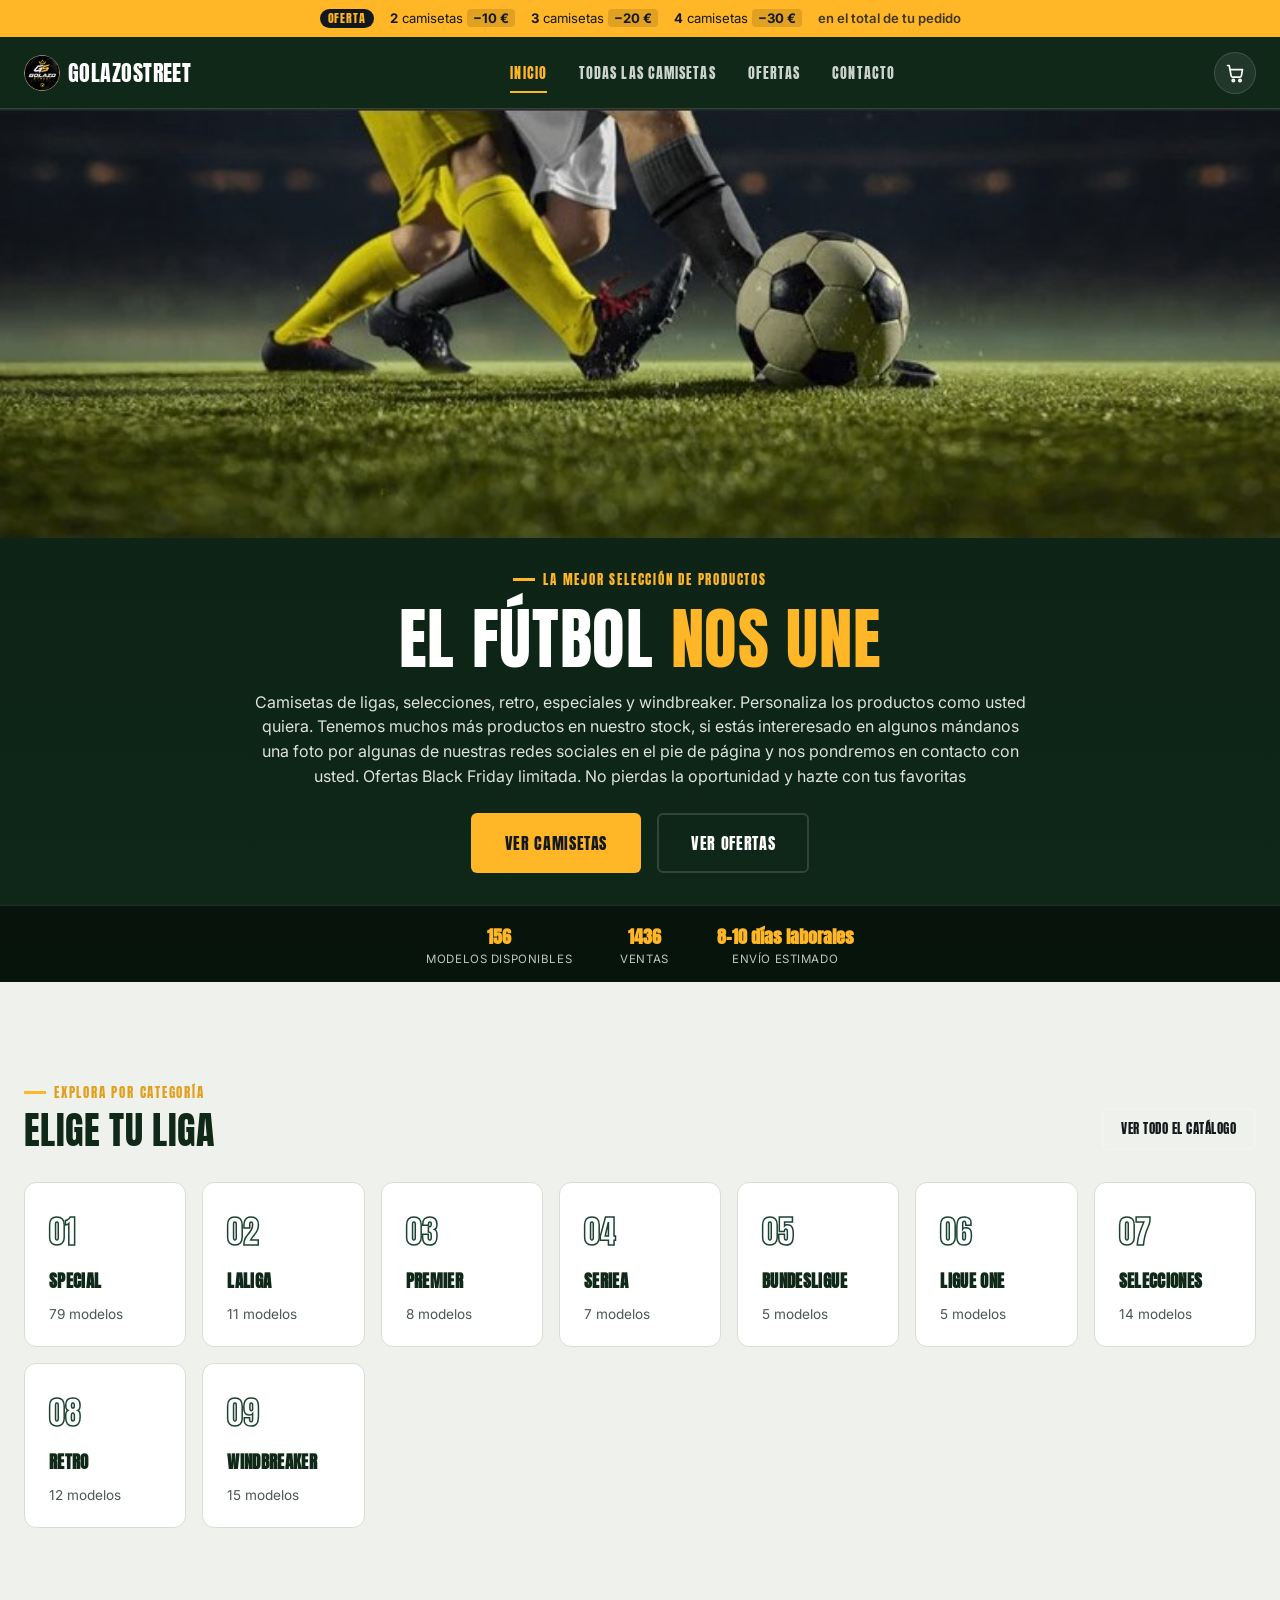
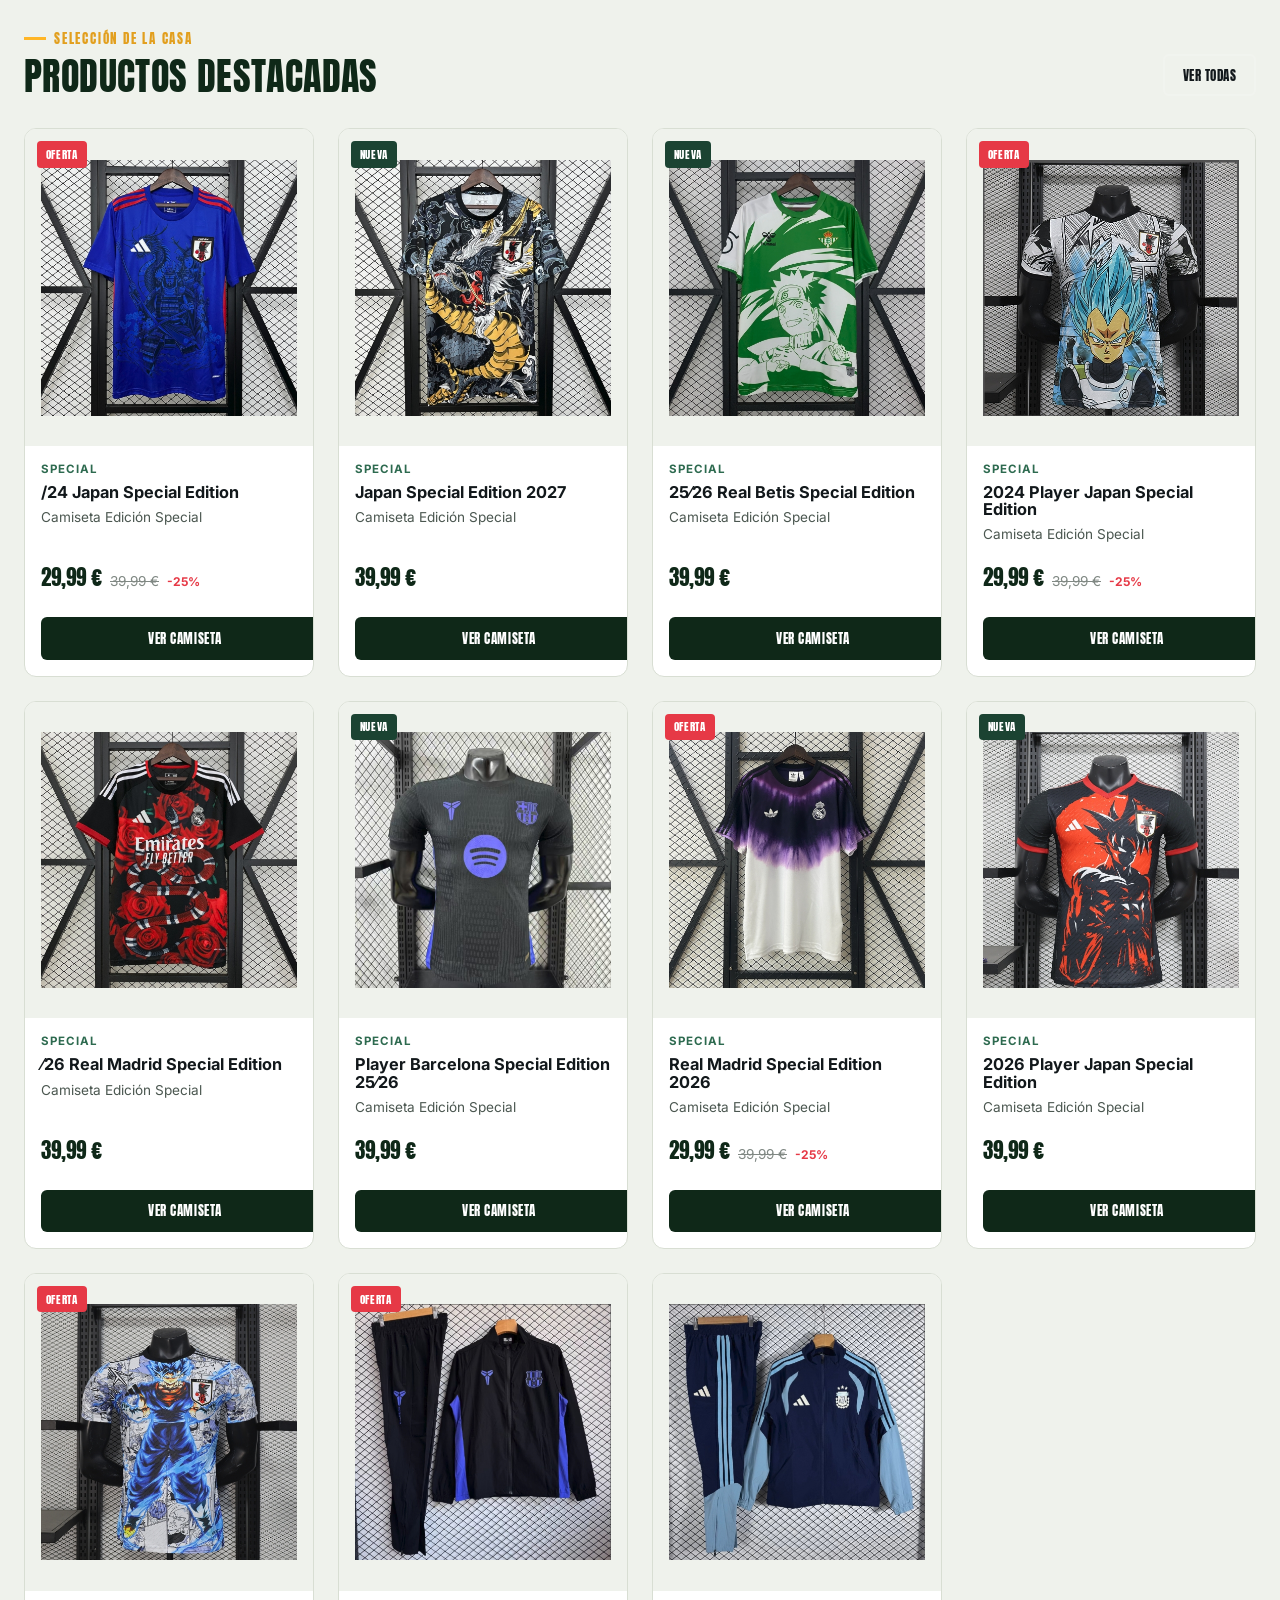
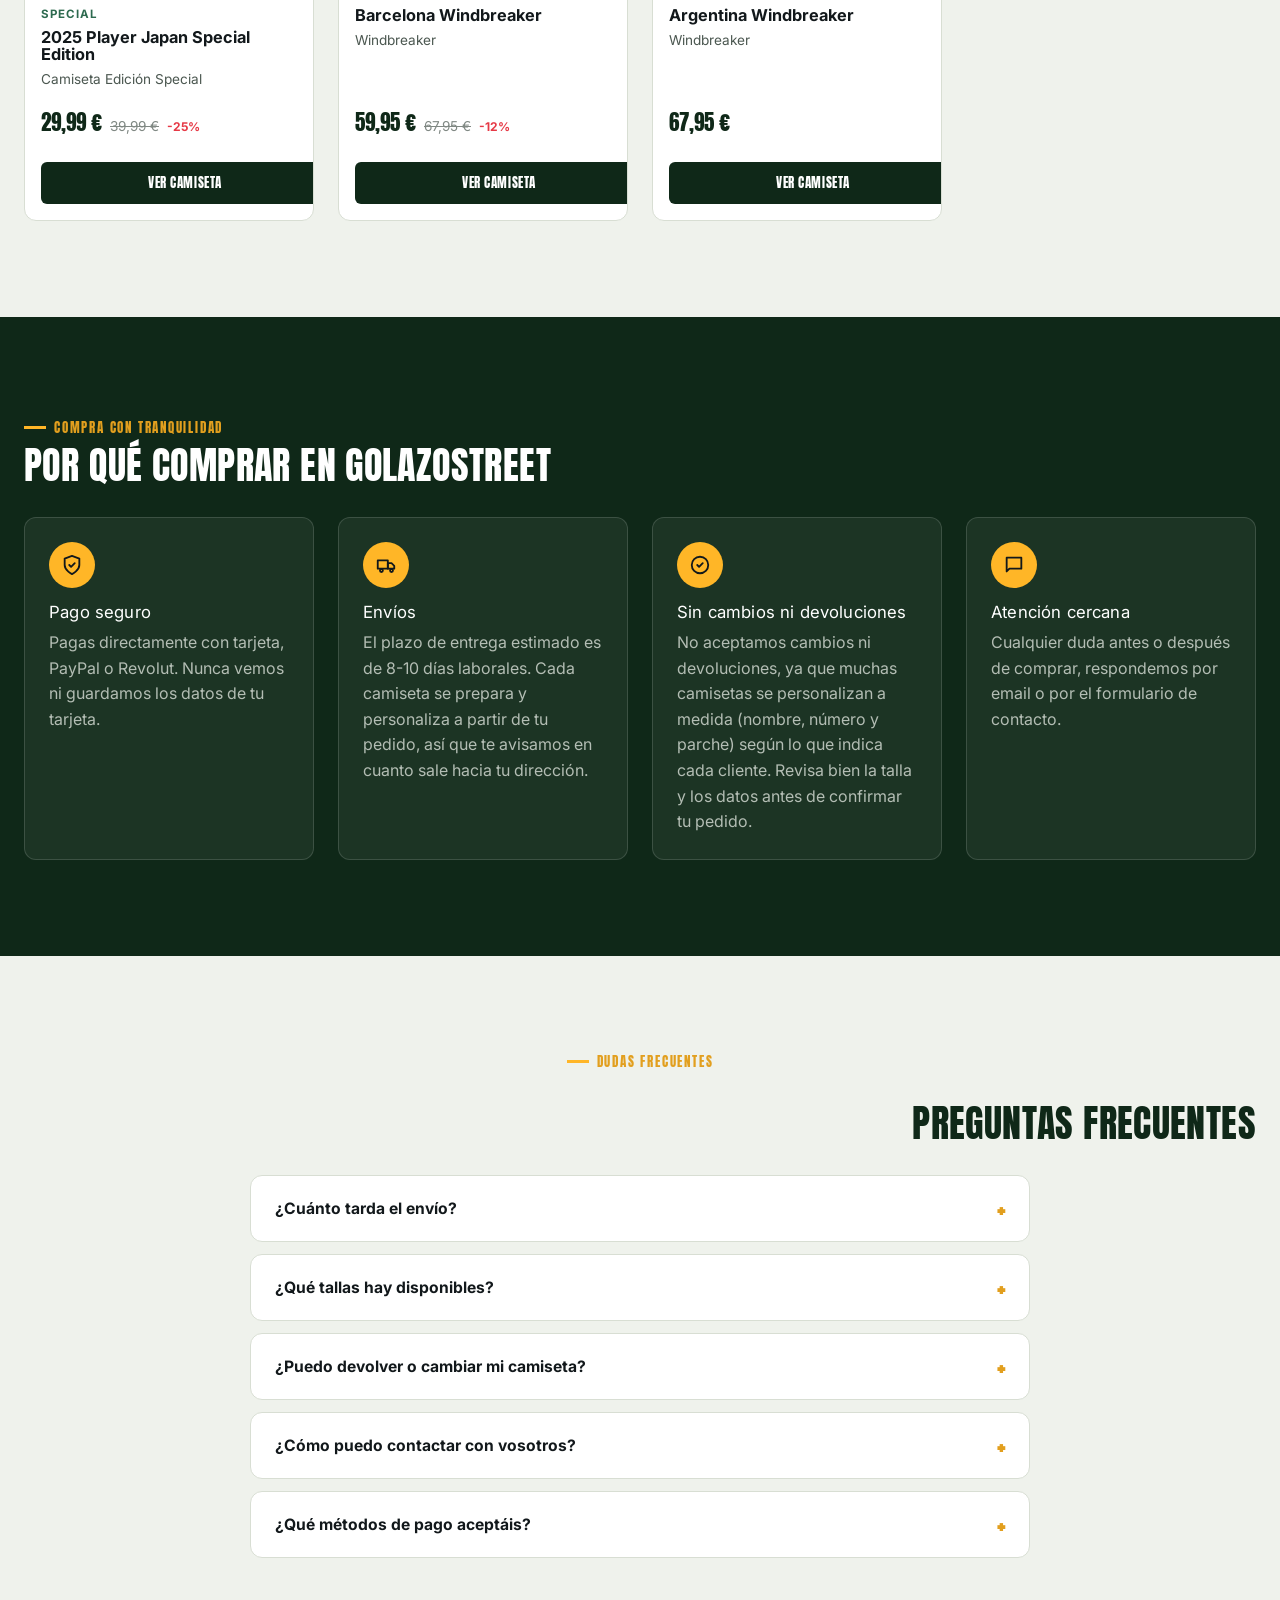
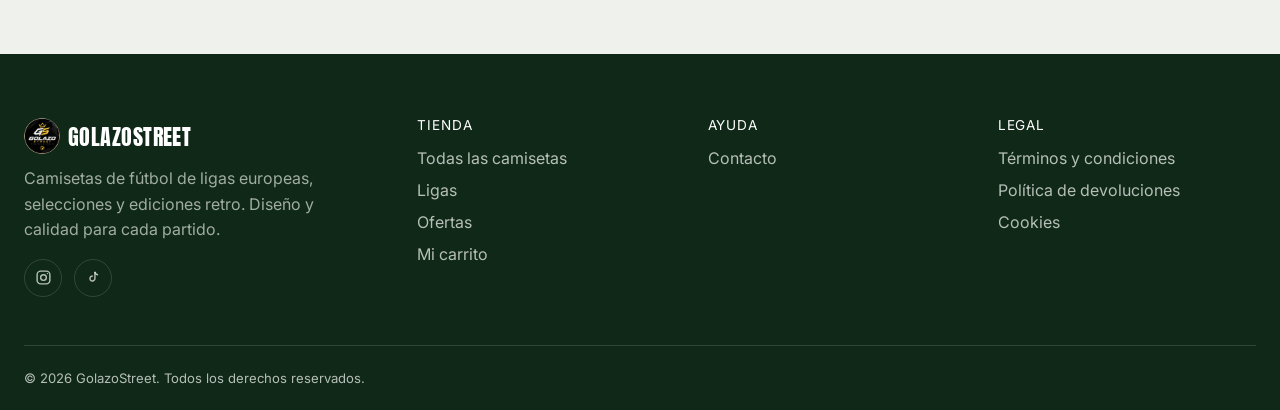
<file: index.html>
<!DOCTYPE html>
<html lang="es">
<head>
  <meta charset="UTF-8" />
  <meta name="viewport" content="width=device-width, initial-scale=1.0" />
  <title>GolazoStreet — Camisetas de fútbol oficiales y retro</title>
  <meta name="description" content="Camisetas de fútbol de LaLiga, Premier, Serie A, Bundesliga, Ligue 1, selecciones y ediciones retro. Envíos rápidos y pago seguro." />
  <meta name="keywords" content="camisetas de fútbol, camisetas retro, camisetas selecciones, tienda de camisetas online" />

  <meta property="og:title" content="GolazoStreet — Camisetas de fútbol oficiales y retro" />
  <meta property="og:description" content="Encuentra tu camiseta de fútbol favorita: ligas, selecciones y ediciones retro con envío rápido." />
  <meta property="og:type" content="website" />
  <meta property="og:image" content="assets/images/og-cover.svg" />

  <link rel="icon" type="image/png" sizes="32x32" href="assets/icons/favicon-32.png" />
  <link rel="icon" type="image/png" sizes="16x16" href="assets/icons/favicon-16.png" />
  <link rel="apple-touch-icon" sizes="180x180" href="assets/icons/apple-touch-icon.png" />
  <link rel="preconnect" href="https://fonts.googleapis.com" />
  <link rel="preconnect" href="https://fonts.gstatic.com" crossorigin />
  <link href="https://fonts.googleapis.com/css2?family=Anton&family=Inter:wght@400;500;600;700;800&display=swap" rel="stylesheet" />
  <link rel="stylesheet" href="css/style.css" />
</head>
<body>
  <a class="skip-link" href="#contenido-principal">Saltar al contenido</a>

  <header class="site-header">
    <div class="container">
      <a href="index.html" class="brand">
        <img src="assets/images/brand-icon.png" alt="" class="brand-icon" width="36" height="36" />
        <span data-store-name>GolazoStreet</span>
      </a>

      <nav class="main-nav" id="menu-principal">
        <ul>
          <li><a href="index.html" data-nav="index.html">Inicio</a></li>
          <li><a href="productos.html" data-nav="productos.html">Todas las camisetas</a></li>
          <li><a href="productos.html?oferta=1" data-nav="productos.html?oferta=1">Ofertas</a></li>
          <li><a href="contacto.html" data-nav="contacto.html">Contacto</a></li>
        </ul>
      </nav>

      <div class="header-actions">
        <a href="carrito.html" class="icon-btn" aria-label="Ver carrito">
          <svg viewBox="0 0 24 24" fill="none" stroke="currentColor" stroke-width="2" stroke-linecap="round" stroke-linejoin="round"><path d="M3 3h2l2.4 12.4a2 2 0 0 0 2 1.6h8.2a2 2 0 0 0 2-1.6L21 8H6" /><circle cx="10" cy="21" r="1.4" /><circle cx="18" cy="21" r="1.4" /></svg>
          <span class="cart-count" data-cart-count style="display:none">0</span>
        </a>
        <button class="menu-toggle" aria-label="Abrir menú" aria-expanded="false" aria-controls="menu-principal">
          <span></span><span></span><span></span>
        </button>
      </div>
    </div>
  </header>

  <main id="contenido-principal">
    <!-- HERO -->
    <section class="hero-full">
      <img class="hero-full-photo" src="assets/images/hero-banner.jpg" alt="Balón y jugadores de fútbol en el campo" width="779" height="261" />

      <div class="hero-full-content">
        <span class="eyebrow eyebrow-light">La mejor selección de productos</span>
        <h1 class="hero-full-title">EL FÚTBOL <span>NOS UNE</span></h1>
        <p class="hero-full-sub">Camisetas de ligas, selecciones, retro, especiales y windbreaker. Personaliza los productos como usted quiera. Tenemos muchos más productos en nuestro stock, si estás intereresado en algunos mándanos una foto por algunas de nuestras redes sociales en el pie de página y nos pondremos en contacto con usted. Ofertas Black Friday limitada. No pierdas la oportunidad y hazte con tus favoritas</p>

        <div class="hero-full-actions">
          <a href="productos.html" class="btn btn-primary btn-lg">Ver camisetas</a>
          <a href="productos.html?oferta=1" class="btn btn-outline btn-lg">Ver ofertas</a>
        </div>
      </div>

      <div class="hero-full-stats">
        <div><strong data-stat-productos>14</strong><span>Modelos disponibles</span></div>
        <div><strong>1436</strong><span>Ventas</span></div>
        <div><strong>8-10 días laborales</strong><span>Envío estimado</span></div>
      </div>
    </section>

    <!-- LIGAS -->
    <section class="section" id="ligas">
      <div class="container">
        <div class="section-head">
          <div>
            <span class="eyebrow">Explora por categoría</span>
            <h2>Elige tu liga</h2>
          </div>
          <a href="productos.html" class="btn btn-outline btn-sm">Ver todo el catálogo</a>
        </div>
        <div class="league-grid" id="league-grid"></div>
      </div>
    </section>

    <!-- DESTACADOS -->
    <section class="section" style="padding-top:0;">
      <div class="container">
        <div class="section-head">
          <div>
            <span class="eyebrow">Selección de la casa</span>
            <h2>Productos destacadas</h2>
          </div>
          <a href="productos.html" class="btn btn-outline btn-sm">Ver todas</a>
        </div>
        <div class="product-grid" id="featured-grid"></div>
      </div>
    </section>

    <!-- CONFIANZA -->
    <section class="section section--dark">
      <div class="container">
        <div class="section-head">
          <div>
            <span class="eyebrow">Compra con tranquilidad</span>
            <h2>Por qué comprar en GolazoStreet</h2>
          </div>
        </div>
        <div class="trust-grid">
          <div class="trust-card">
            <div class="trust-icon">
              <svg viewBox="0 0 24 24" fill="none" stroke="currentColor" stroke-width="2" stroke-linecap="round" stroke-linejoin="round"><path d="M12 22s8-4 8-10V5l-8-3-8 3v7c0 6 8 10 8 10Z" /><path d="m9 12 2 2 4-4" /></svg>
            </div>
            <h3>Pago seguro</h3>
            <p>Pagas directamente con tarjeta, PayPal o Revolut. Nunca vemos ni guardamos los datos de tu tarjeta.</p>
          </div>
          <div class="trust-card">
            <div class="trust-icon">
              <svg viewBox="0 0 24 24" fill="none" stroke="currentColor" stroke-width="2" stroke-linecap="round" stroke-linejoin="round"><path d="M3 7h11v9H3z" /><path d="M14 10h4l3 3v3h-7z" /><circle cx="7" cy="18" r="1.6" /><circle cx="18" cy="18" r="1.6" /></svg>
            </div>
            <h3>Envíos</h3>
            <p>El plazo de entrega estimado es de 8-10 días laborales. Cada camiseta se prepara y personaliza a partir de tu pedido, así que te avisamos en cuanto sale hacia tu dirección.</p>
          </div>
          <div class="trust-card">
            <div class="trust-icon">
              <svg viewBox="0 0 24 24" fill="none" stroke="currentColor" stroke-width="2" stroke-linecap="round" stroke-linejoin="round"><path d="M9 12l2 2 4-4" /><circle cx="12" cy="12" r="9" /></svg>
            </div>
            <h3>Sin cambios ni devoluciones</h3>
            <p>No aceptamos cambios ni devoluciones, ya que muchas camisetas se personalizan a medida (nombre, número y parche) según lo que indica cada cliente. Revisa bien la talla y los datos antes de confirmar tu pedido.</p>
          </div>
          <div class="trust-card">
            <div class="trust-icon">
              <svg viewBox="0 0 24 24" fill="none" stroke="currentColor" stroke-width="2" stroke-linecap="round" stroke-linejoin="round"><path d="M4 4h16v12H7l-3 3z" /></svg>
            </div>
            <h3>Atención cercana</h3>
            <p>Cualquier duda antes o después de comprar, respondemos por email o por el formulario de contacto.</p>
          </div>
        </div>
      </div>
    </section>

    <!-- FAQ -->
    <section class="section">
      <div class="container">
        <div class="section-head" style="justify-content:center; text-align:center; flex-direction:column;">
          <span class="eyebrow" style="margin:0 auto;">Dudas frecuentes</span>
          <h2>Preguntas frecuentes</h2>
        </div>
        <div class="faq-list">
          <details class="faq-item">
            <summary>¿Cuánto tarda el envío?</summary>
            <p>El plazo de entrega estimado es de 8-10 días laborales desde que confirmas el pedido. Cada camiseta se prepara y, si la has personalizado, se confecciona con tu nombre, número y parche antes de enviarse.</p>
          </details>
          <details class="faq-item">
            <summary>¿Qué tallas hay disponibles?</summary>
            <p>Todas las camisetas están disponibles en las tallas XS, S, M, L y XL.</p>
          </details>
          <details class="faq-item">
            <summary>¿Puedo devolver o cambiar mi camiseta?</summary>
            <p>No aceptamos devoluciones ni cambios de talla, salvo que el producto llegue defectuoso o hayamos cometido un error en tu pedido. Muchas camisetas se personalizan a medida (nombre, número y parche), por eso te recomendamos revisar bien la talla y los datos antes de confirmar la compra.</p>
          </details>
          <details class="faq-item">
            <summary>¿Cómo puedo contactar con vosotros?</summary>
            <p>Puedes escribirnos a través del <a href="contacto.html" style="color:var(--pitch-light); font-weight:700;">formulario de contacto</a> o por email a <a href="mailto:hola@tutienda-ejemplo.com" data-store-email style="color:var(--pitch-light); font-weight:700;">hola@tutienda-ejemplo.com</a>.</p>
          </details>
          <details class="faq-item">
            <summary>¿Qué métodos de pago aceptáis?</summary>
            <p>Aceptamos pagos con tarjeta, PayPal y Revolut. El importe exacto de tu pedido se calcula automáticamente en el carrito antes de pagar.</p>
          </details>
        </div>
      </div>
    </section>
  </main>

  <footer class="site-footer">
    <div class="container">
      <div class="footer-grid">
        <div class="footer-brand">
          <a href="index.html" class="brand">
            <img src="assets/images/brand-icon.png" alt="" class="brand-icon" width="36" height="36" />
            <span data-store-name>GolazoStreet</span>
          </a>
          <p>Camisetas de fútbol de ligas europeas, selecciones y ediciones retro. Diseño y calidad para cada partido.</p>
          <div class="footer-social">
            <a href="#" data-social="instagram" aria-label="Instagram">
              <svg viewBox="0 0 24 24" fill="none" stroke="currentColor" stroke-width="2"><rect x="3" y="3" width="18" height="18" rx="5" /><circle cx="12" cy="12" r="4" /><circle cx="17.5" cy="6.5" r="1" fill="currentColor" stroke="none" /></svg>
            </a>
            <a href="#" data-social="tiktok" aria-label="TikTok">
              <svg viewBox="0 0 24 24" fill="none" stroke="currentColor" stroke-width="2"><path d="M14 4v9.5a3.5 3.5 0 1 1-3-3.46" /><path d="M14 4c.5 2.5 2.2 4 4.5 4.2" /></svg>
            </a>
          </div>
        </div>
        <div class="footer-col">
          <h4>Tienda</h4>
          <ul>
            <li><a href="productos.html">Todas las camisetas</a></li>
            <li><a href="index.html#ligas">Ligas</a></li>
            <li><a href="productos.html?oferta=1">Ofertas</a></li>
            <li><a href="carrito.html">Mi carrito</a></li>
          </ul>
        </div>
        <div class="footer-col">
          <h4>Ayuda</h4>
          <ul>
            <li><a href="contacto.html">Contacto</a></li>
          </ul>
        </div>
        <div class="footer-col">
          <h4>Legal</h4>
          <ul>
            <li><a href="pages/terminos.html">Términos y condiciones</a></li>
            <li><a href="pages/devoluciones.html">Política de devoluciones</a></li>
            <li><a href="pages/cookies.html">Cookies</a></li>
          </ul>
        </div>
      </div>
      <div class="footer-bottom">
        <span>© <span data-store-year>2026</span> <span data-store-name>GolazoStreet</span>. Todos los derechos reservados.</span>
      </div>
    </div>
  </footer>

  <script src="js/config.js"></script>
  <script src="js/jersey-svg.js"></script>
  <script src="js/products-data.js"></script>
  <script src="js/cart.js"></script>
  <script src="js/app.js"></script>
  <script src="js/product-render.js"></script>
  <script src="js/home.js"></script>
</body>
</html>
</file>
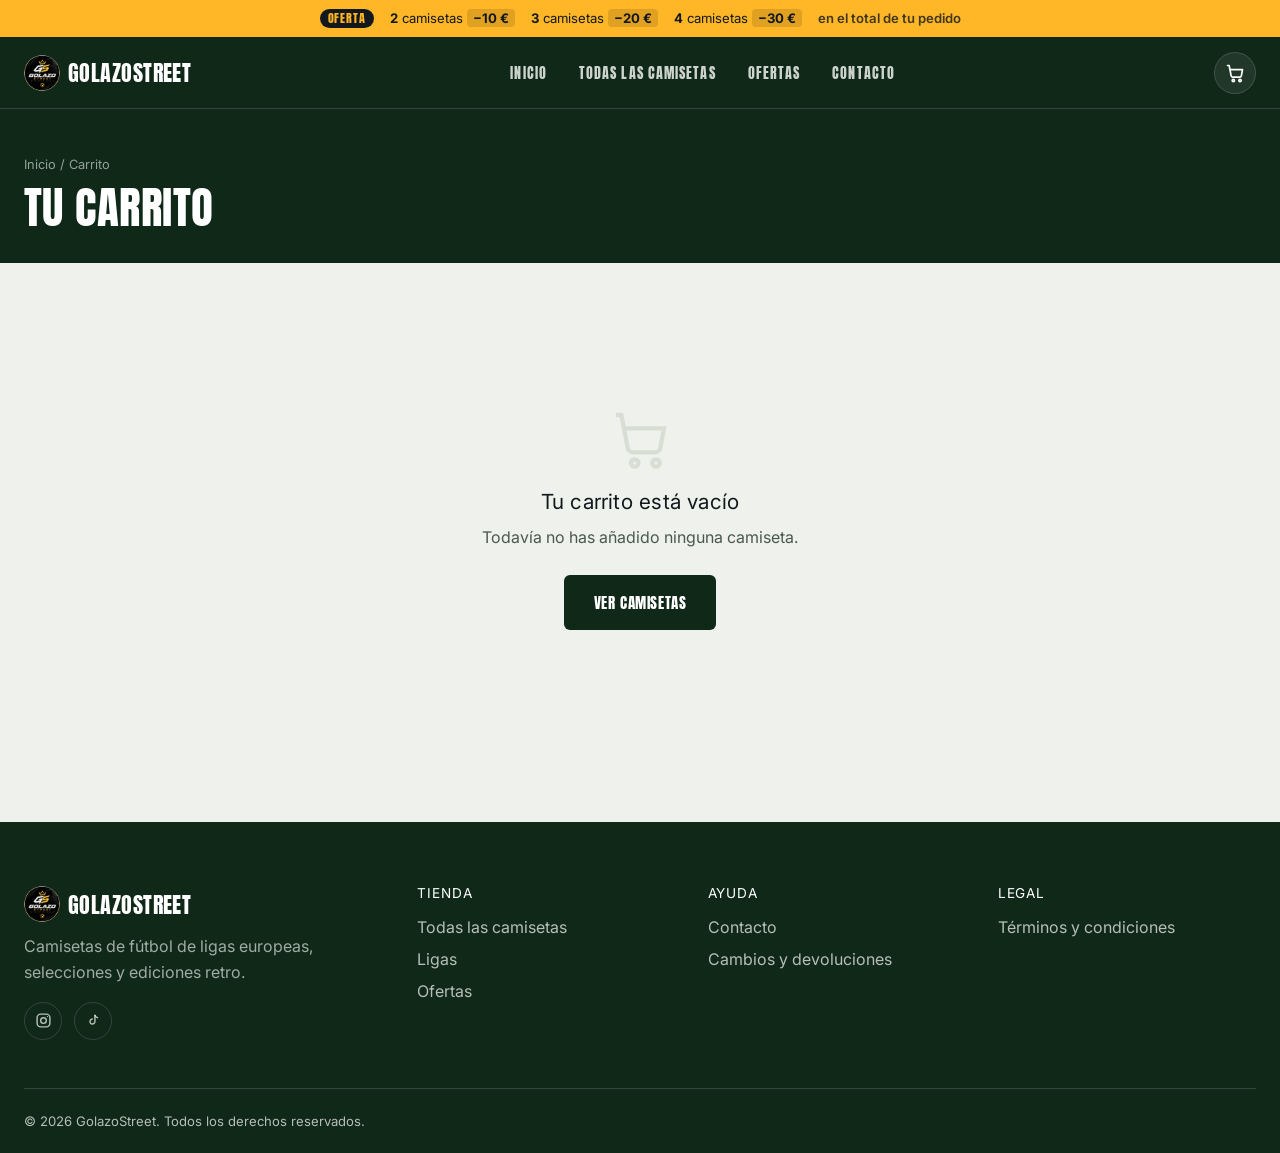
<file: carrito.html>
<!DOCTYPE html>
<html lang="es">
<head>
  <meta charset="UTF-8" />
  <meta name="viewport" content="width=device-width, initial-scale=1.0" />
  <title>Tu carrito — GolazoStreet</title>
  <meta name="description" content="Revisa tu carrito y completa el pago con tarjeta, PayPal o Revolut." />
  <link rel="icon" type="image/png" sizes="32x32" href="assets/icons/favicon-32.png" />
  <link rel="icon" type="image/png" sizes="16x16" href="assets/icons/favicon-16.png" />
  <link rel="apple-touch-icon" sizes="180x180" href="assets/icons/apple-touch-icon.png" />
  <link rel="preconnect" href="https://fonts.googleapis.com" />
  <link rel="preconnect" href="https://fonts.gstatic.com" crossorigin />
  <link href="https://fonts.googleapis.com/css2?family=Anton&family=Inter:wght@400;500;600;700;800&display=swap" rel="stylesheet" />
  <link rel="stylesheet" href="css/style.css" />
</head>
<body>
  <a class="skip-link" href="#contenido-principal">Saltar al contenido</a>

  <header class="site-header">
    <div class="container">
      <a href="index.html" class="brand">
        <img src="assets/images/brand-icon.png" alt="" class="brand-icon" width="36" height="36" />
        <span data-store-name>GolazoStreet</span>
      </a>

      <nav class="main-nav" id="menu-principal">
        <ul>
          <li><a href="index.html" data-nav="index.html">Inicio</a></li>
          <li><a href="productos.html" data-nav="productos.html">Todas las camisetas</a></li>
          <li><a href="productos.html?oferta=1" data-nav="productos.html?oferta=1">Ofertas</a></li>
          <li><a href="contacto.html" data-nav="contacto.html">Contacto</a></li>
        </ul>
      </nav>

      <div class="header-actions">
        <a href="carrito.html" class="icon-btn" aria-label="Ver carrito">
          <svg viewBox="0 0 24 24" fill="none" stroke="currentColor" stroke-width="2" stroke-linecap="round" stroke-linejoin="round"><path d="M3 3h2l2.4 12.4a2 2 0 0 0 2 1.6h8.2a2 2 0 0 0 2-1.6L21 8H6" /><circle cx="10" cy="21" r="1.4" /><circle cx="18" cy="21" r="1.4" /></svg>
          <span class="cart-count" data-cart-count style="display:none">0</span>
        </a>
        <button class="menu-toggle" aria-label="Abrir menú" aria-expanded="false" aria-controls="menu-principal">
          <span></span><span></span><span></span>
        </button>
      </div>
    </div>
  </header>

  <div class="page-banner">
    <div class="container">
      <div class="breadcrumbs"><a href="index.html">Inicio</a> / Carrito</div>
      <h1>Tu carrito</h1>
    </div>
  </div>

  <main id="contenido-principal">
    <section class="section" style="padding-top: var(--space-7);">
      <div class="container" id="carrito-contenedor">
        <!-- Se rellena por JS -->
      </div>
    </section>
  </main>

  <footer class="site-footer">
    <div class="container">
      <div class="footer-grid">
        <div class="footer-brand">
          <a href="index.html" class="brand">
            <img src="assets/images/brand-icon.png" alt="" class="brand-icon" width="36" height="36" />
            <span data-store-name>GolazoStreet</span>
          </a>
          <p>Camisetas de fútbol de ligas europeas, selecciones y ediciones retro.</p>
          <div class="footer-social">
            <a href="#" data-social="instagram" aria-label="Instagram">
              <svg viewBox="0 0 24 24" fill="none" stroke="currentColor" stroke-width="2"><rect x="3" y="3" width="18" height="18" rx="5" /><circle cx="12" cy="12" r="4" /><circle cx="17.5" cy="6.5" r="1" fill="currentColor" stroke="none" /></svg>
            </a>
            <a href="#" data-social="tiktok" aria-label="TikTok">
              <svg viewBox="0 0 24 24" fill="none" stroke="currentColor" stroke-width="2"><path d="M14 4v9.5a3.5 3.5 0 1 1-3-3.46" /><path d="M14 4c.5 2.5 2.2 4 4.5 4.2" /></svg>
            </a>
          </div>
        </div>
        <div class="footer-col">
          <h4>Tienda</h4>
          <ul>
            <li><a href="productos.html">Todas las camisetas</a></li>
            <li><a href="index.html#ligas">Ligas</a></li>
            <li><a href="productos.html?oferta=1">Ofertas</a></li>
          </ul>
        </div>
        <div class="footer-col">
          <h4>Ayuda</h4>
          <ul>
            <li><a href="contacto.html">Contacto</a></li>
            <li><a href="contacto.html">Cambios y devoluciones</a></li>
          </ul>
        </div>
        <div class="footer-col">
          <h4>Legal</h4>
          <ul>
            <li><a href="pages/terminos.html">Términos y condiciones</a></li>
          </ul>
        </div>
      </div>
      <div class="footer-bottom">
        <span>© <span data-store-year>2026</span> <span data-store-name>GolazoStreet</span>. Todos los derechos reservados.</span>
      </div>
    </div>
  </footer>

  <script src="js/config.js"></script>
  <script src="js/jersey-svg.js"></script>
  <script src="js/products-data.js"></script>
  <script src="js/cart.js"></script>
  <script src="js/shipping-data.js"></script>
  <script src="js/discounts.js"></script>
  <script src="js/app.js"></script>
  <script src="js/payments.js"></script>
  <script src="js/cart-page.js"></script>
</body>
</html>
</file>
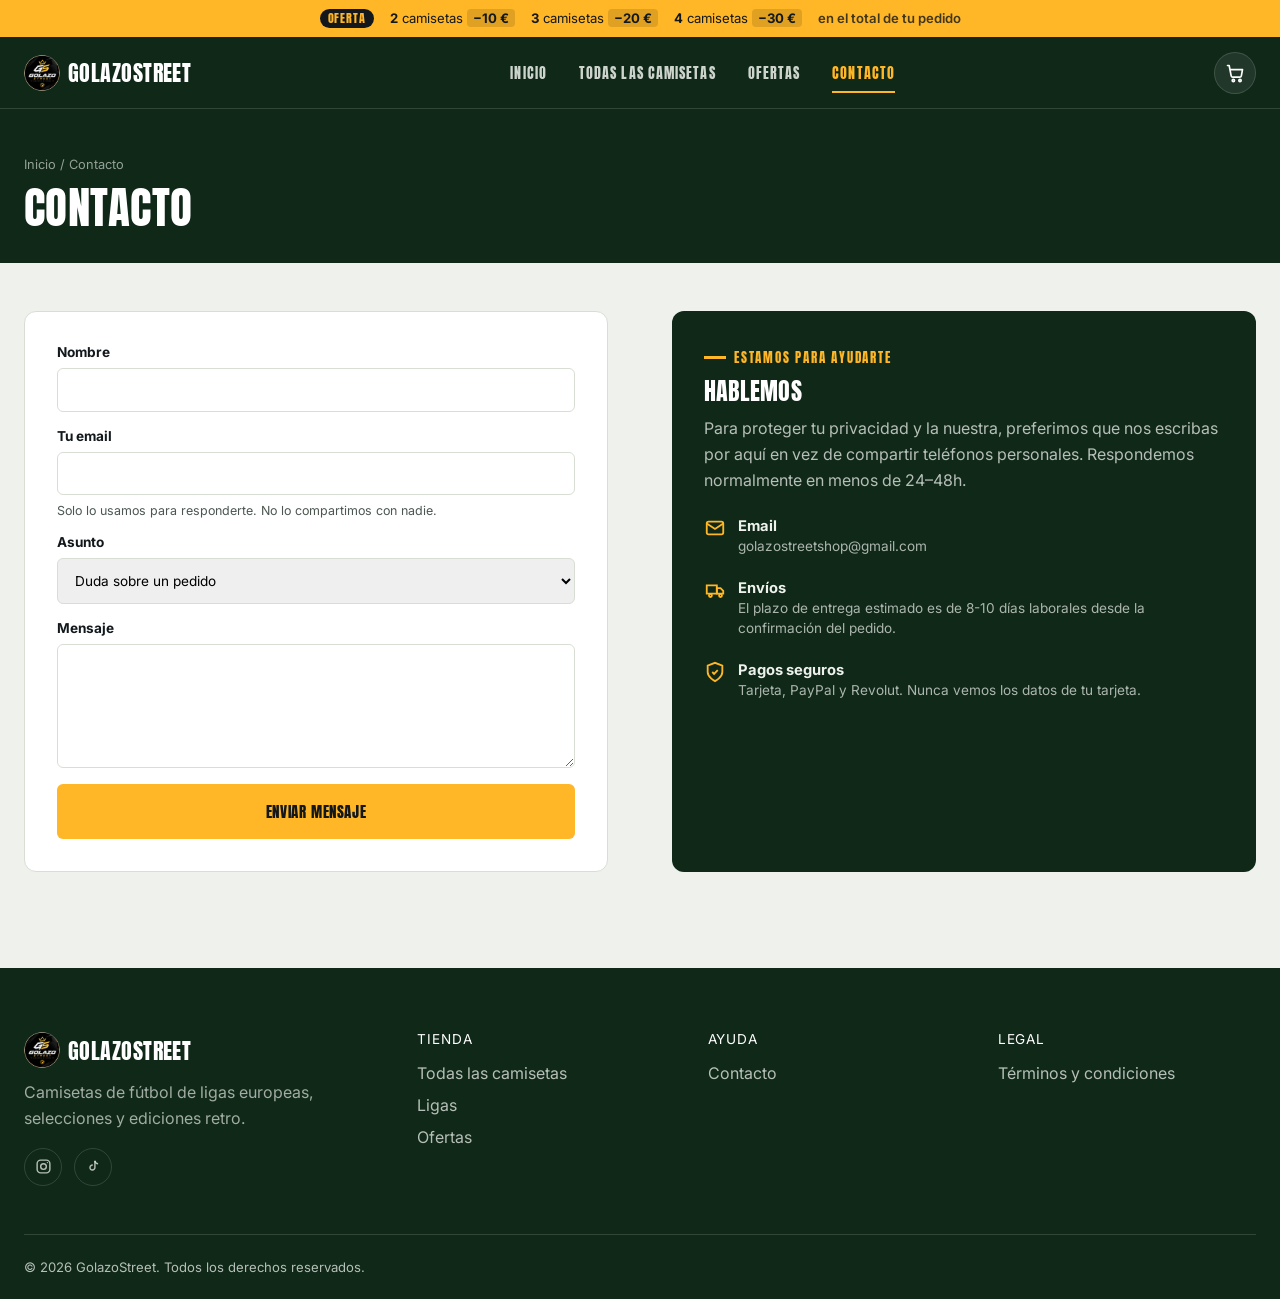
<file: contacto.html>
<!DOCTYPE html>
<html lang="es">
<head>
  <meta charset="UTF-8" />
  <meta name="viewport" content="width=device-width, initial-scale=1.0" />
  <title>Contacto — GolazoStreet</title>
  <meta name="description" content="Contacta con GolazoStreet para dudas sobre tu pedido, tallas, envíos o pagos." />
  <link rel="icon" type="image/png" sizes="32x32" href="assets/icons/favicon-32.png" />
  <link rel="icon" type="image/png" sizes="16x16" href="assets/icons/favicon-16.png" />
  <link rel="apple-touch-icon" sizes="180x180" href="assets/icons/apple-touch-icon.png" />
  <link rel="preconnect" href="https://fonts.googleapis.com" />
  <link rel="preconnect" href="https://fonts.gstatic.com" crossorigin />
  <link href="https://fonts.googleapis.com/css2?family=Anton&family=Inter:wght@400;500;600;700;800&display=swap" rel="stylesheet" />
  <link rel="stylesheet" href="css/style.css" />
</head>
<body>
  <a class="skip-link" href="#contenido-principal">Saltar al contenido</a>

  <header class="site-header">
    <div class="container">
      <a href="index.html" class="brand">
        <img src="assets/images/brand-icon.png" alt="" class="brand-icon" width="36" height="36" />
        <span data-store-name>GolazoStreet</span>
      </a>

      <nav class="main-nav" id="menu-principal">
        <ul>
          <li><a href="index.html" data-nav="index.html">Inicio</a></li>
          <li><a href="productos.html" data-nav="productos.html">Todas las camisetas</a></li>
          <li><a href="productos.html?oferta=1" data-nav="productos.html?oferta=1">Ofertas</a></li>
          <li><a href="contacto.html" data-nav="contacto.html">Contacto</a></li>
        </ul>
      </nav>

      <div class="header-actions">
        <a href="carrito.html" class="icon-btn" aria-label="Ver carrito">
          <svg viewBox="0 0 24 24" fill="none" stroke="currentColor" stroke-width="2" stroke-linecap="round" stroke-linejoin="round"><path d="M3 3h2l2.4 12.4a2 2 0 0 0 2 1.6h8.2a2 2 0 0 0 2-1.6L21 8H6" /><circle cx="10" cy="21" r="1.4" /><circle cx="18" cy="21" r="1.4" /></svg>
          <span class="cart-count" data-cart-count style="display:none">0</span>
        </a>
        <button class="menu-toggle" aria-label="Abrir menú" aria-expanded="false" aria-controls="menu-principal">
          <span></span><span></span><span></span>
        </button>
      </div>
    </div>
  </header>

  <div class="page-banner">
    <div class="container">
      <div class="breadcrumbs"><a href="index.html">Inicio</a> / Contacto</div>
      <h1>Contacto</h1>
    </div>
  </div>

  <main id="contenido-principal">
    <section class="section" style="padding-top: var(--space-7);">
      <div class="container">
        <div class="contact-layout">
          <form class="contact-form" id="form-contacto">
            <div class="form-field">
              <label for="campo-nombre">Nombre</label>
              <input type="text" id="campo-nombre" name="nombre" required />
            </div>
            <div class="form-field">
              <label for="campo-email">Tu email</label>
              <input type="email" id="campo-email" name="email" required />
              <span style="font-size:0.78rem; color:var(--ink-soft);">Solo lo usamos para responderte. No lo compartimos con nadie.</span>
            </div>
            <div class="form-field">
              <label for="campo-asunto">Asunto</label>
              <select id="campo-asunto" name="asunto">
                <option>Duda sobre un pedido</option>
                <option>Duda sobre tallas</option>
                <option>Cambios y devoluciones</option>
                <option>Pedido — pago con Revolut</option>
                <option>Otra consulta</option>
              </select>
            </div>
            <div class="form-field">
              <label for="campo-mensaje">Mensaje</label>
              <textarea id="campo-mensaje" name="mensaje" rows="6" required></textarea>
            </div>
            <button type="submit" class="btn btn-primary btn-block">Enviar mensaje</button>
            <p class="form-feedback" id="contacto-feedback" style="display:none;"></p>
          </form>

          <div class="contact-info-card">
            <span class="eyebrow">Estamos para ayudarte</span>
            <h2 style="color:var(--white); margin-top: var(--space-3);">Hablemos</h2>
            <p style="margin-top: var(--space-3); color: rgba(239,242,236,0.75);">
              Para proteger tu privacidad y la nuestra, preferimos que nos escribas por aquí en vez de compartir
              teléfonos personales. Respondemos normalmente en menos de 24–48h.
            </p>

            <div class="contact-info-item">
              <svg viewBox="0 0 24 24" fill="none" stroke="currentColor" stroke-width="2"><rect x="3" y="5" width="18" height="14" rx="2" /><path d="m3 7 9 6 9-6" /></svg>
              <div>
                <strong>Email</strong>
                <span><a href="mailto:hola@tutienda-ejemplo.com" data-store-email style="color:inherit;">hola@tutienda-ejemplo.com</a></span>
              </div>
            </div>
            <div class="contact-info-item">
              <svg viewBox="0 0 24 24" fill="none" stroke="currentColor" stroke-width="2"><path d="M3 7h11v9H3z" /><path d="M14 10h4l3 3v3h-7z" /><circle cx="7" cy="18" r="1.6" /><circle cx="18" cy="18" r="1.6" /></svg>
              <div>
                <strong>Envíos</strong>
                <span>El plazo de entrega estimado es de 8-10 días laborales desde la confirmación del pedido.</span>
              </div>
            </div>
            <div class="contact-info-item">
              <svg viewBox="0 0 24 24" fill="none" stroke="currentColor" stroke-width="2"><path d="M12 22s8-4 8-10V5l-8-3-8 3v7c0 6 8 10 8 10Z" /><path d="m9 12 2 2 4-4" /></svg>
              <div>
                <strong>Pagos seguros</strong>
                <span>Tarjeta, PayPal y Revolut. Nunca vemos los datos de tu tarjeta.</span>
              </div>
            </div>
          </div>
        </div>
      </div>
    </section>
  </main>

  <footer class="site-footer">
    <div class="container">
      <div class="footer-grid">
        <div class="footer-brand">
          <a href="index.html" class="brand">
            <img src="assets/images/brand-icon.png" alt="" class="brand-icon" width="36" height="36" />
            <span data-store-name>GolazoStreet</span>
          </a>
          <p>Camisetas de fútbol de ligas europeas, selecciones y ediciones retro.</p>
          <div class="footer-social">
            <a href="#" data-social="instagram" aria-label="Instagram">
              <svg viewBox="0 0 24 24" fill="none" stroke="currentColor" stroke-width="2"><rect x="3" y="3" width="18" height="18" rx="5" /><circle cx="12" cy="12" r="4" /><circle cx="17.5" cy="6.5" r="1" fill="currentColor" stroke="none" /></svg>
            </a>
            <a href="#" data-social="tiktok" aria-label="TikTok">
              <svg viewBox="0 0 24 24" fill="none" stroke="currentColor" stroke-width="2"><path d="M14 4v9.5a3.5 3.5 0 1 1-3-3.46" /><path d="M14 4c.5 2.5 2.2 4 4.5 4.2" /></svg>
            </a>
          </div>
        </div>
        <div class="footer-col">
          <h4>Tienda</h4>
          <ul>
            <li><a href="productos.html">Todas las camisetas</a></li>
            <li><a href="index.html#ligas">Ligas</a></li>
            <li><a href="productos.html?oferta=1">Ofertas</a></li>
          </ul>
        </div>
        <div class="footer-col">
          <h4>Ayuda</h4>
          <ul>
            <li><a href="contacto.html">Contacto</a></li>
          </ul>
        </div>
        <div class="footer-col">
          <h4>Legal</h4>
          <ul>
            <li><a href="pages/terminos.html">Términos y condiciones</a></li>
          </ul>
        </div>
      </div>
      <div class="footer-bottom">
        <span>© <span data-store-year>2026</span> <span data-store-name>GolazoStreet</span>. Todos los derechos reservados.</span>
      </div>
    </div>
  </footer>

  <script src="js/config.js"></script>
  <script src="js/cart.js"></script>
  <script src="js/app.js"></script>
  <script src="js/contact.js"></script>
</body>
</html>
</file>
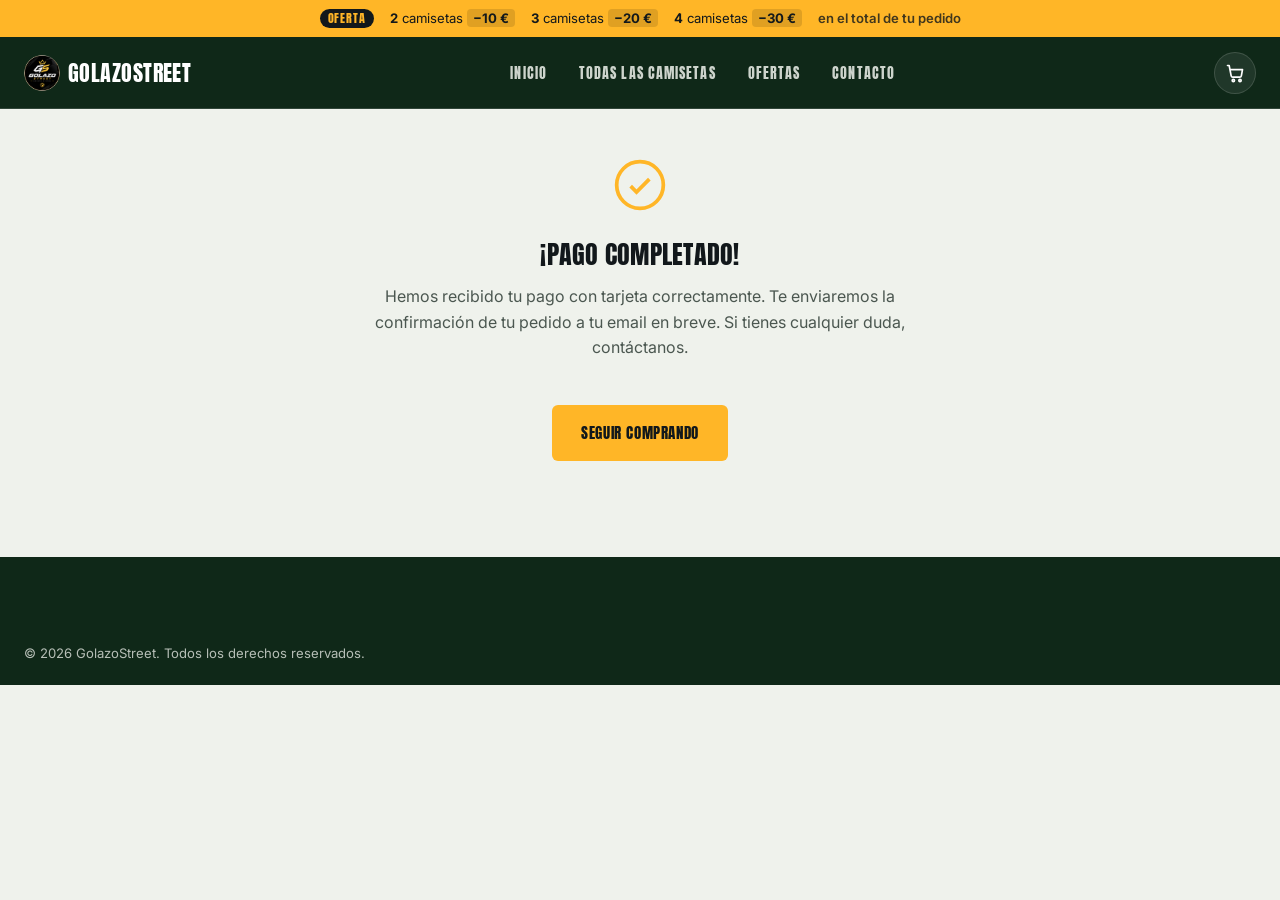
<file: pedido-confirmado.html>
<!DOCTYPE html>
<html lang="es">
<head>
  <meta charset="UTF-8" />
  <meta name="viewport" content="width=device-width, initial-scale=1.0" />
  <meta name="robots" content="noindex" />
  <title>Pedido confirmado — GolazoStreet</title>
  <meta name="description" content="Tu pago con tarjeta se ha completado correctamente." />
  <link rel="icon" type="image/png" sizes="32x32" href="assets/icons/favicon-32.png" />
  <link rel="icon" type="image/png" sizes="16x16" href="assets/icons/favicon-16.png" />
  <link rel="apple-touch-icon" sizes="180x180" href="assets/icons/apple-touch-icon.png" />
  <link rel="preconnect" href="https://fonts.googleapis.com" />
  <link rel="preconnect" href="https://fonts.gstatic.com" crossorigin />
  <link href="https://fonts.googleapis.com/css2?family=Anton&family=Inter:wght@400;500;600;700;800&display=swap" rel="stylesheet" />
  <link rel="stylesheet" href="css/style.css" />
</head>
<body>
  <a class="skip-link" href="#contenido-principal">Saltar al contenido</a>

  <header class="site-header">
    <div class="container">
      <a href="index.html" class="brand">
        <img src="assets/images/brand-icon.png" alt="" class="brand-icon" width="36" height="36" />
        <span data-store-name>GolazoStreet</span>
      </a>

      <nav class="main-nav" id="menu-principal">
        <ul>
          <li><a href="index.html" data-nav="index.html">Inicio</a></li>
          <li><a href="productos.html" data-nav="productos.html">Todas las camisetas</a></li>
          <li><a href="productos.html?oferta=1" data-nav="productos.html?oferta=1">Ofertas</a></li>
          <li><a href="contacto.html" data-nav="contacto.html">Contacto</a></li>
        </ul>
      </nav>

      <div class="header-actions">
        <a href="carrito.html" class="icon-btn" aria-label="Ver carrito">
          <svg viewBox="0 0 24 24" fill="none" stroke="currentColor" stroke-width="2" stroke-linecap="round" stroke-linejoin="round"><path d="M3 3h2l2.4 12.4a2 2 0 0 0 2 1.6h8.2a2 2 0 0 0 2-1.6L21 8H6" /><circle cx="10" cy="21" r="1.4" /><circle cx="18" cy="21" r="1.4" /></svg>
          <span class="cart-count" data-cart-count style="display:none">0</span>
        </a>
        <button class="menu-toggle" aria-label="Abrir menú" aria-expanded="false" aria-controls="menu-principal">
          <span></span><span></span><span></span>
        </button>
      </div>
    </div>
  </header>

  <main id="contenido-principal">
    <section class="section" style="padding-top: var(--space-7); padding-bottom: var(--space-9);">
      <div class="container" style="max-width: 620px; text-align: center;">
        <svg viewBox="0 0 24 24" fill="none" stroke="currentColor" stroke-width="1.6" width="56" height="56" style="margin: 0 auto var(--space-5); color: var(--gold);">
          <circle cx="12" cy="12" r="10" />
          <path d="M8 12.5l2.5 2.5L16 9.5" />
        </svg>
        <h1 style="font-size: 1.6rem;">¡Pago completado!</h1>
        <p style="margin-top: var(--space-4);">
          Hemos recibido tu pago con tarjeta correctamente. Te enviaremos la confirmación de tu
          pedido a tu email en breve. Si tienes cualquier duda, contáctanos.
        </p>
        <p id="referencia-pedido" style="margin-top: var(--space-3); color: var(--ink-soft);"></p>
        <a href="productos.html" class="btn btn-primary" style="margin-top: var(--space-6);">Seguir comprando</a>
      </div>
    </section>
  </main>

  <footer class="site-footer">
    <div class="container">
      <div class="footer-bottom">
        <span>© <span data-store-year>2026</span> <span data-store-name>GolazoStreet</span>. Todos los derechos reservados.</span>
      </div>
    </div>
  </footer>

  <script src="js/config.js"></script>
  <script src="js/products-data.js"></script>
  <script src="js/cart.js"></script>
  <script src="js/app.js"></script>
  <script src="js/order-confirmed.js"></script>
</body>
</html>
</file>
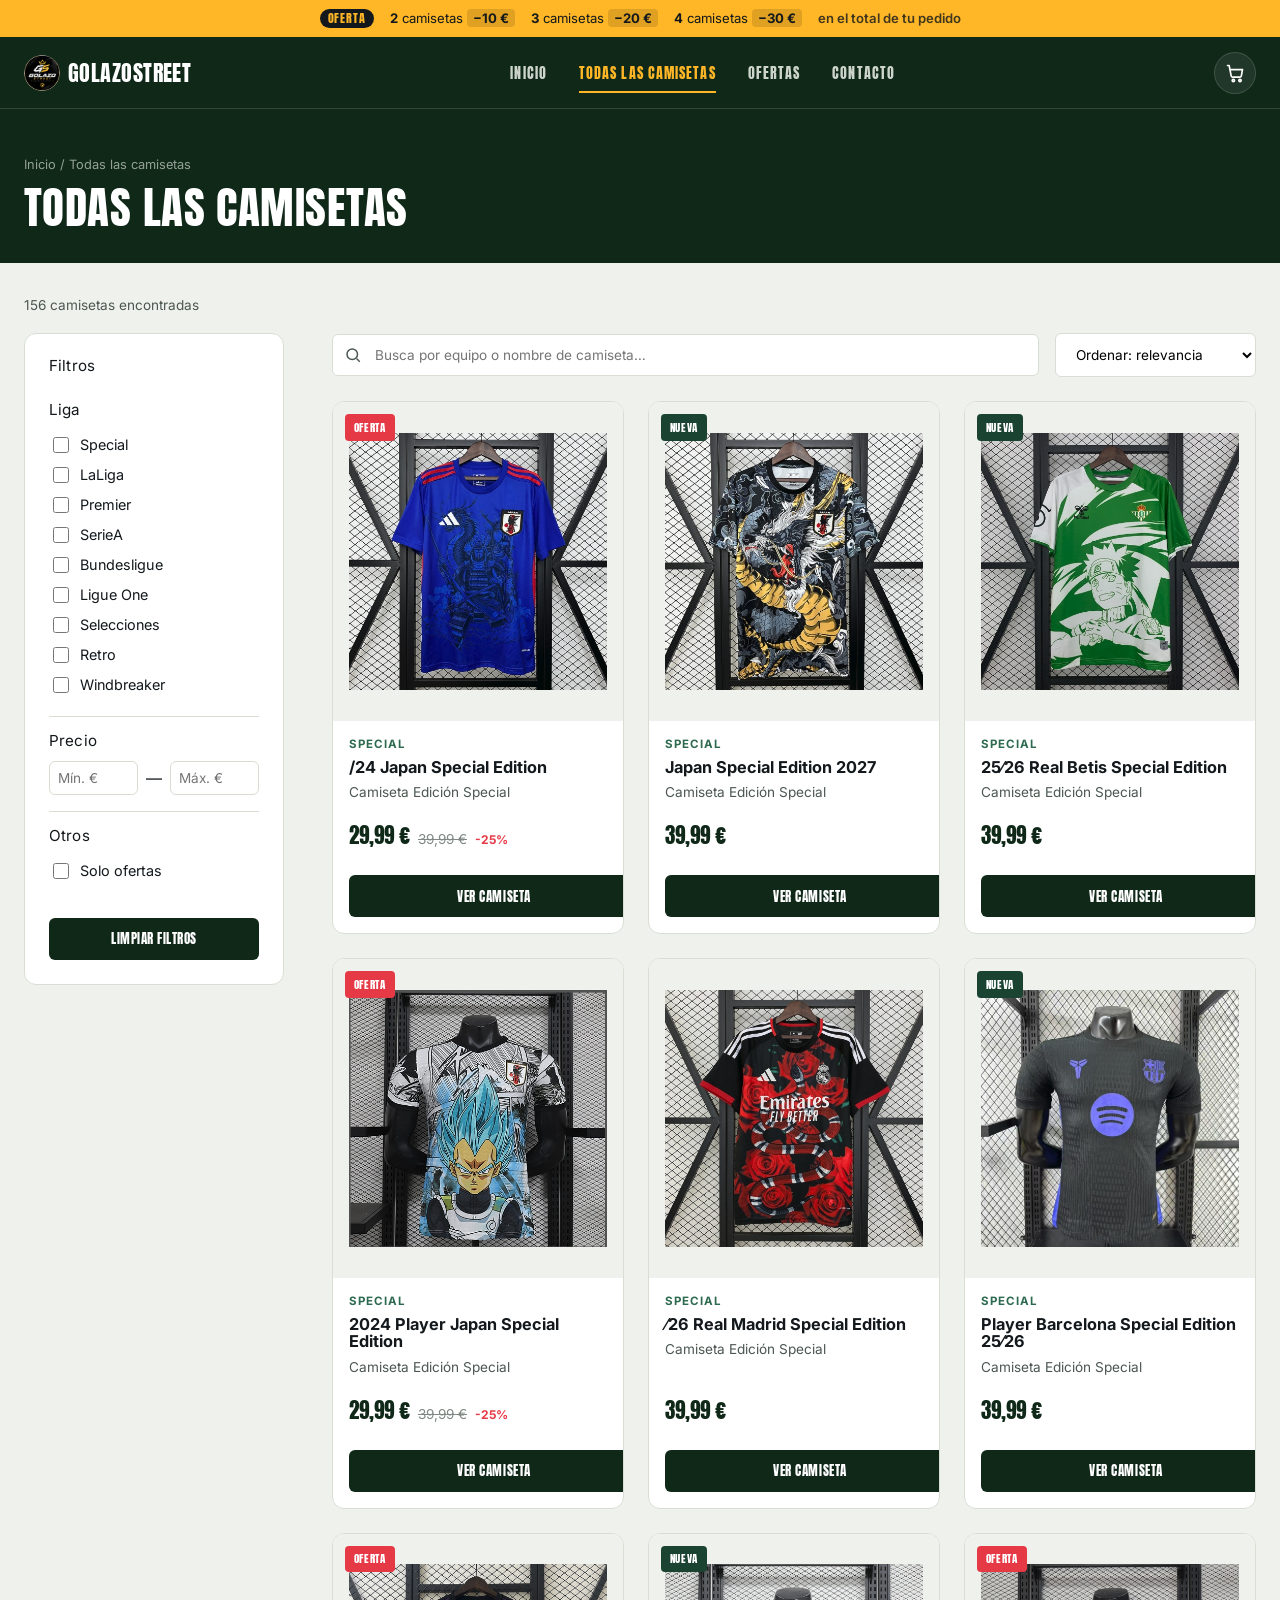
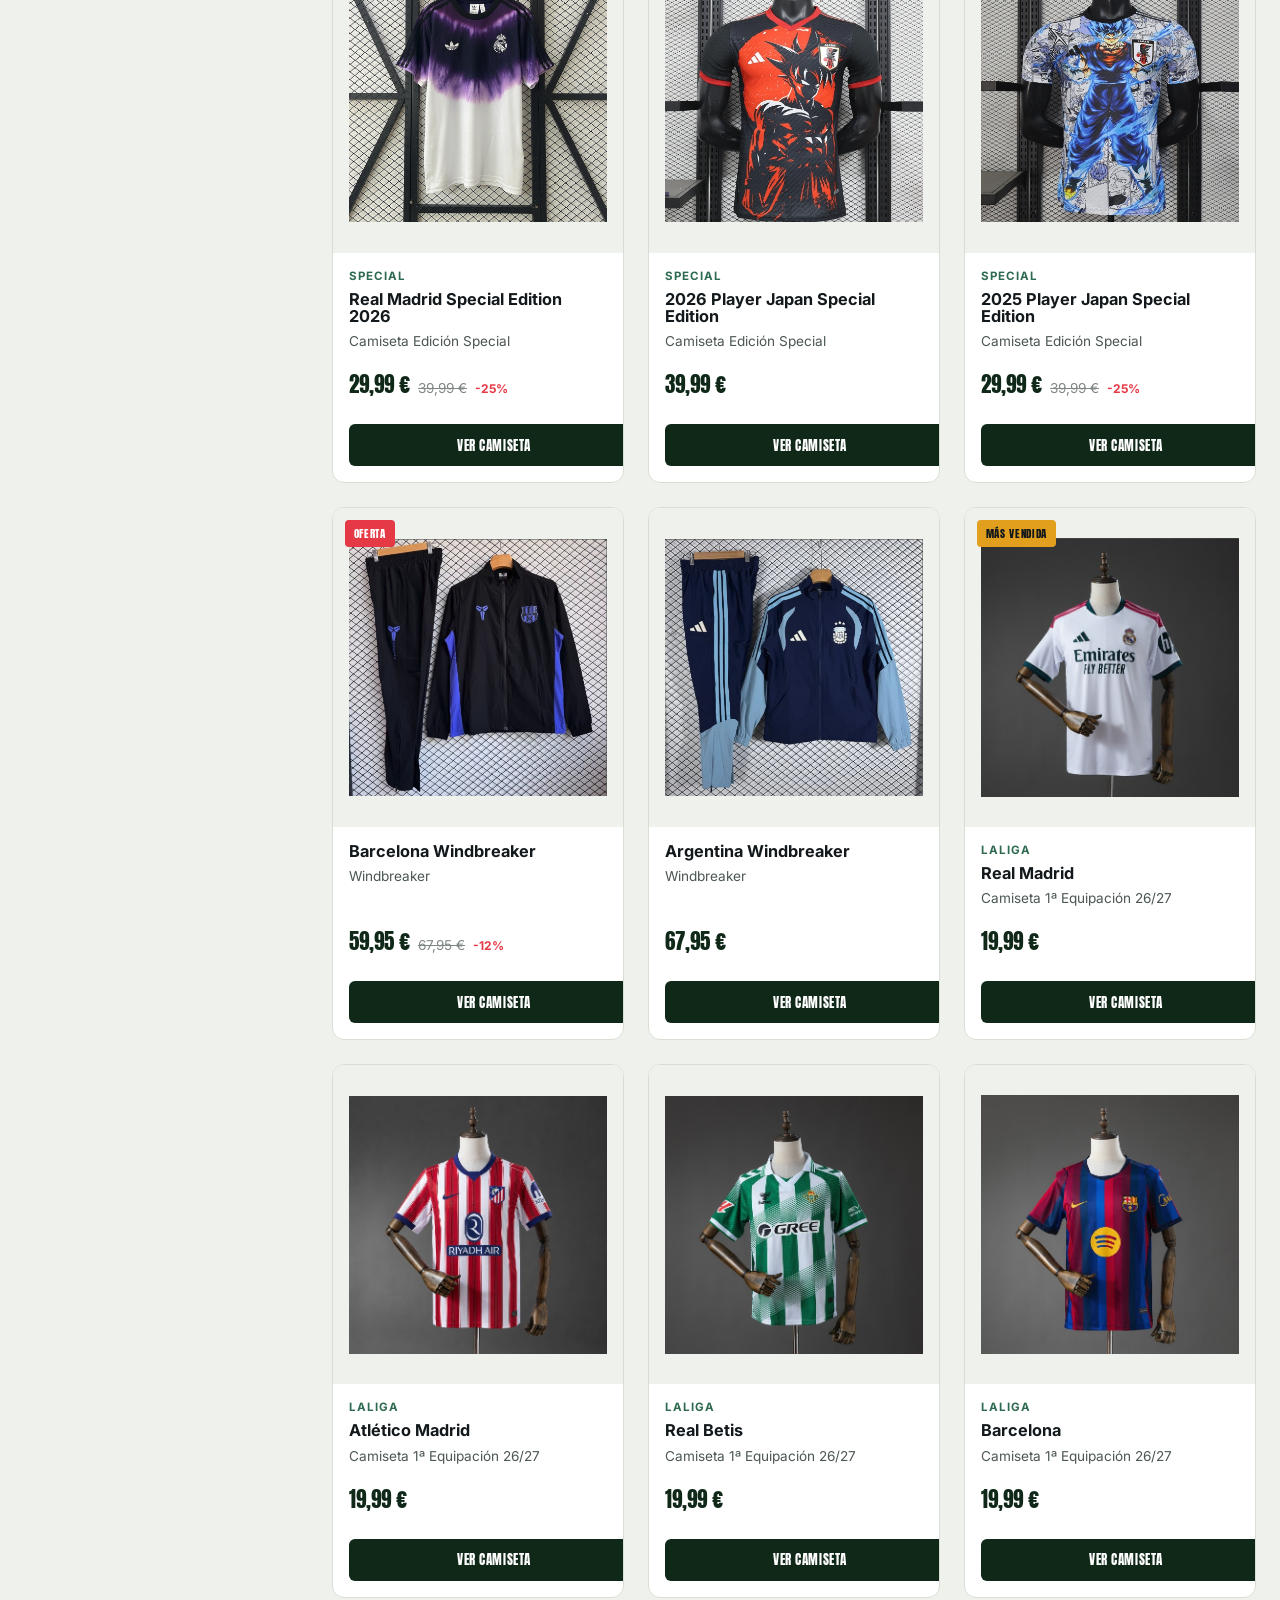
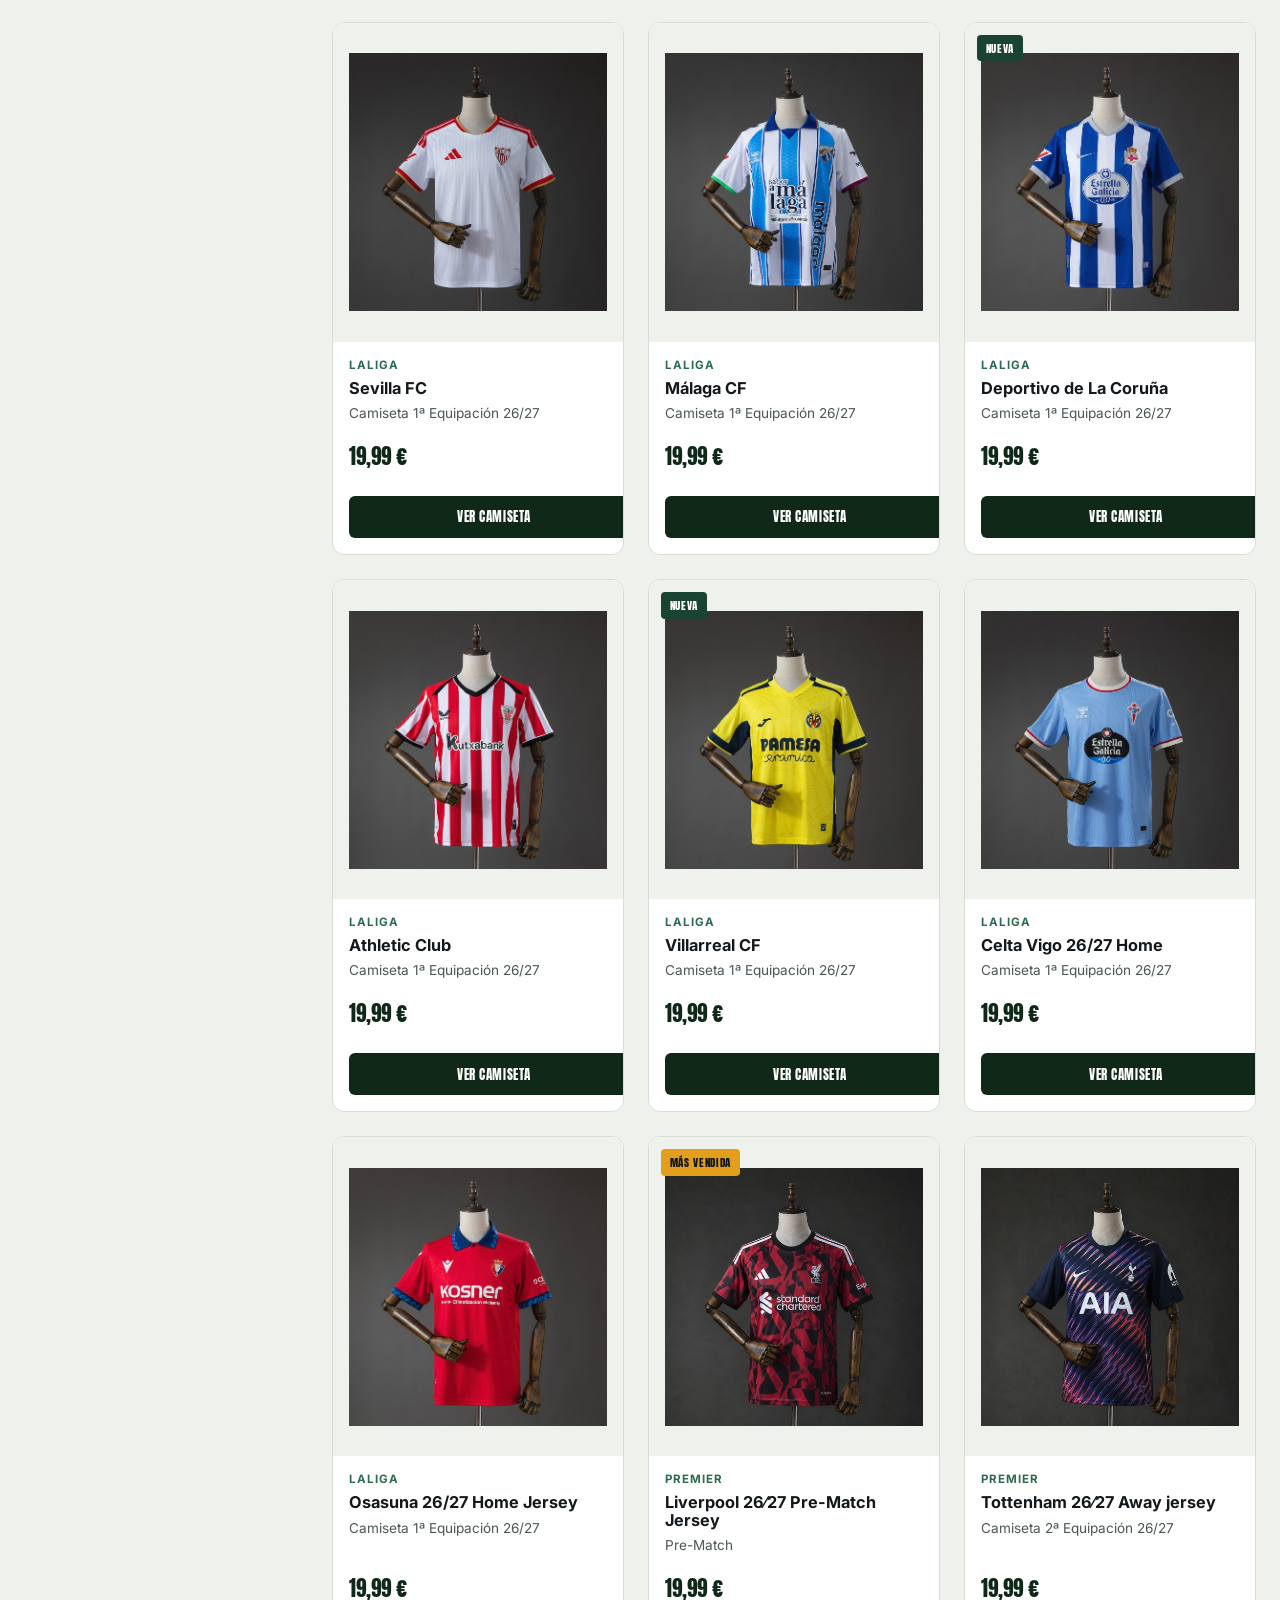
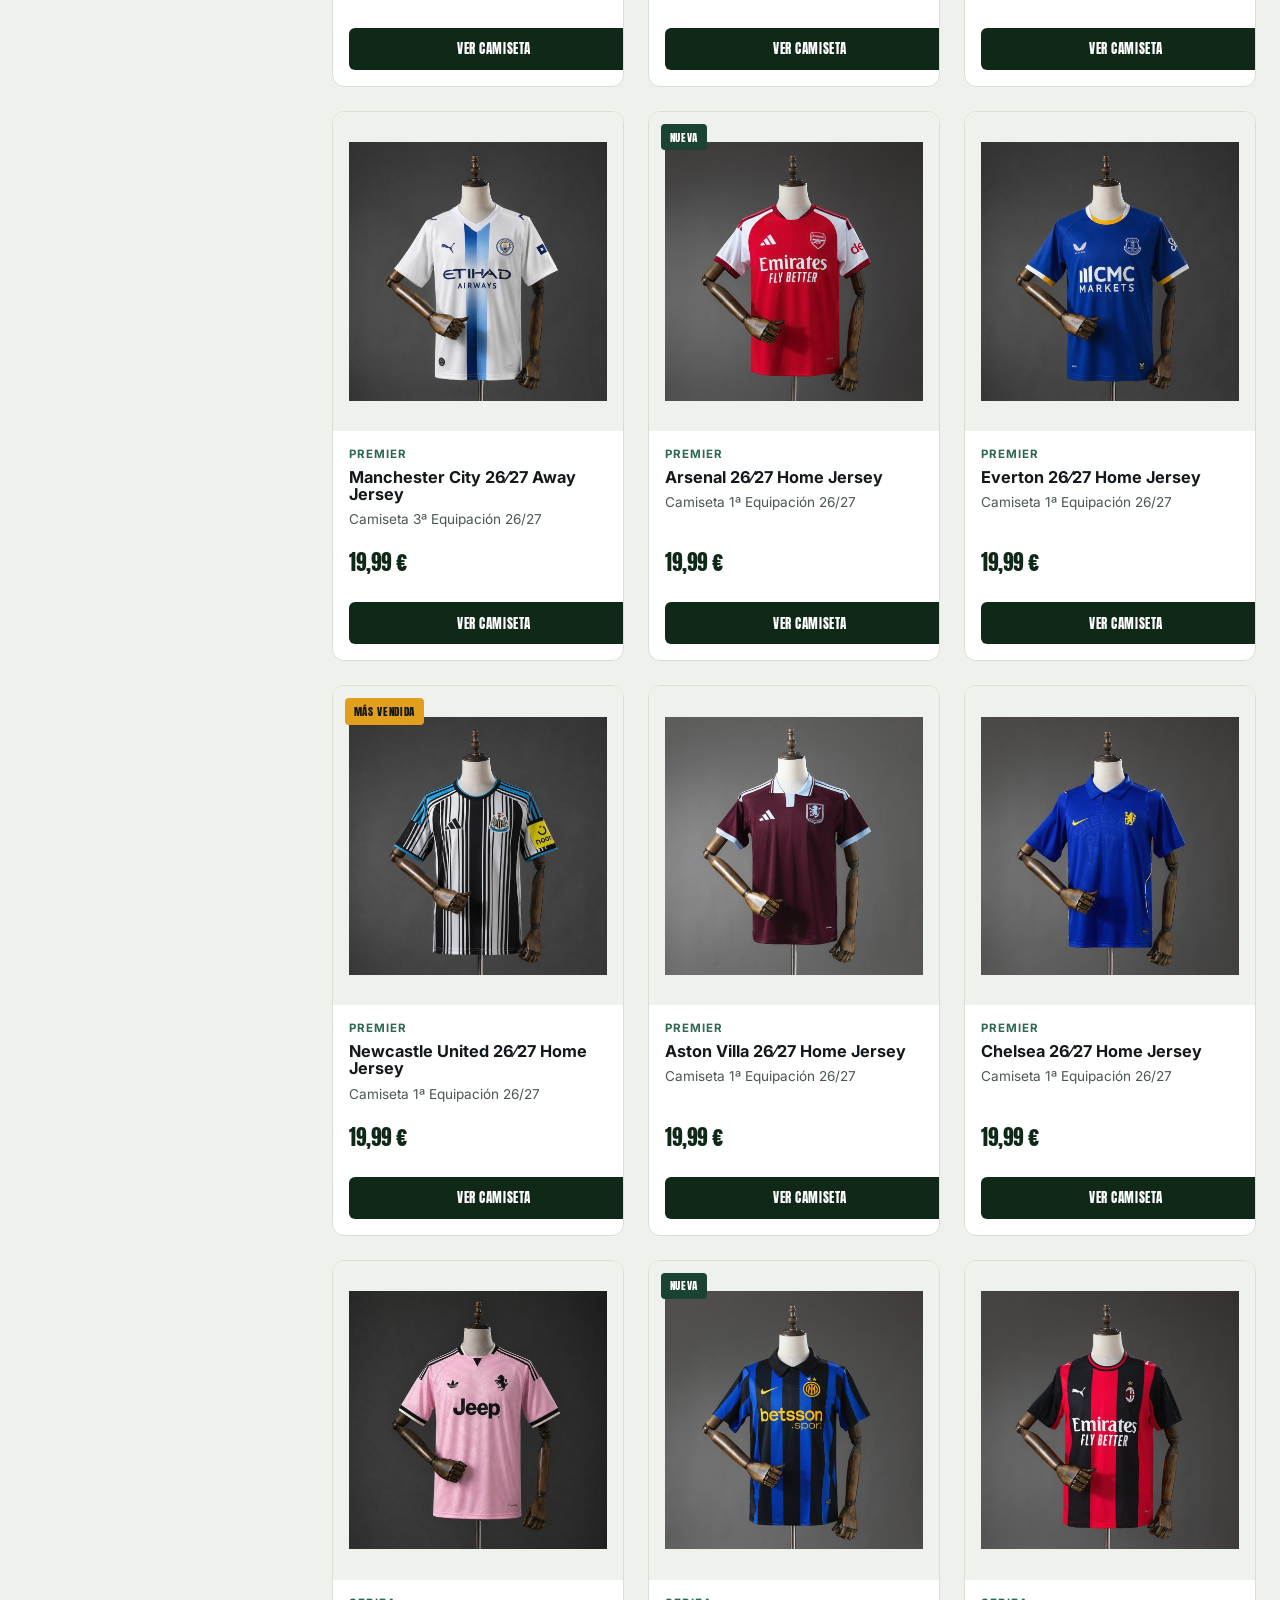
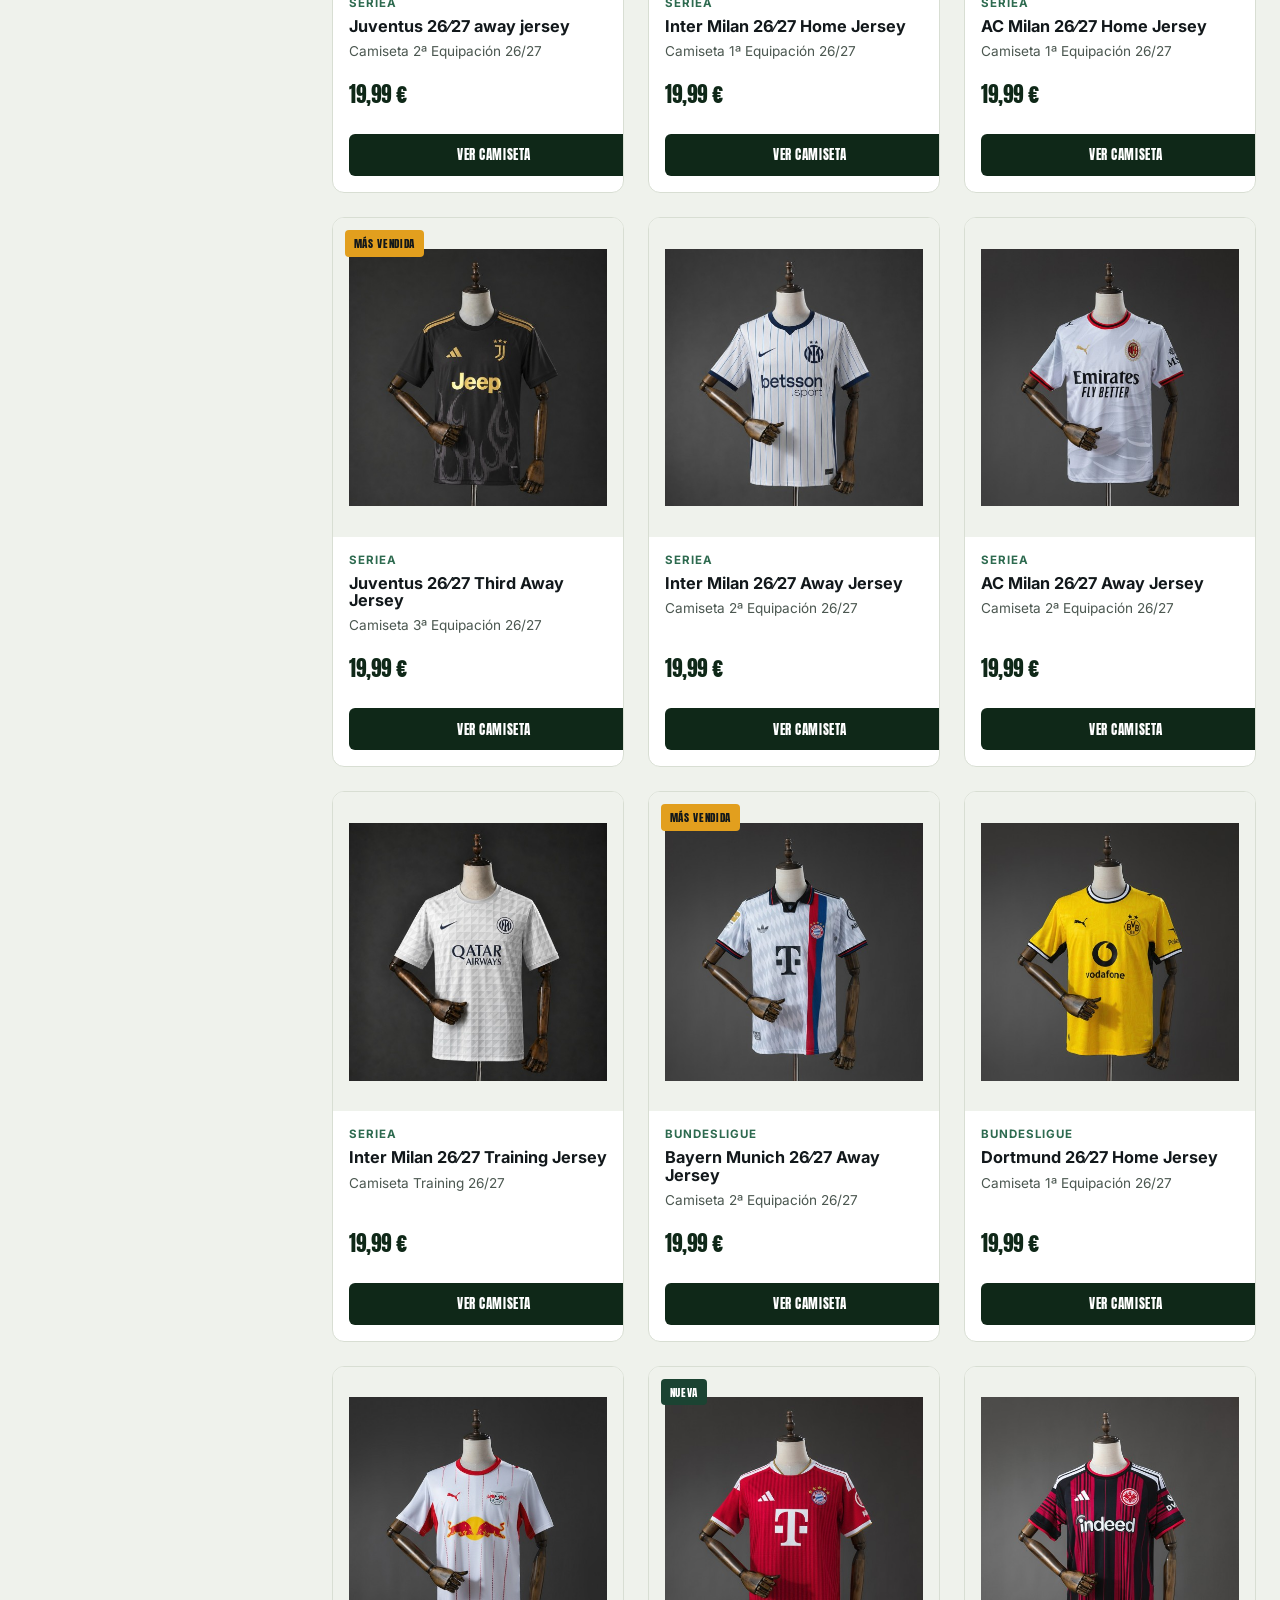
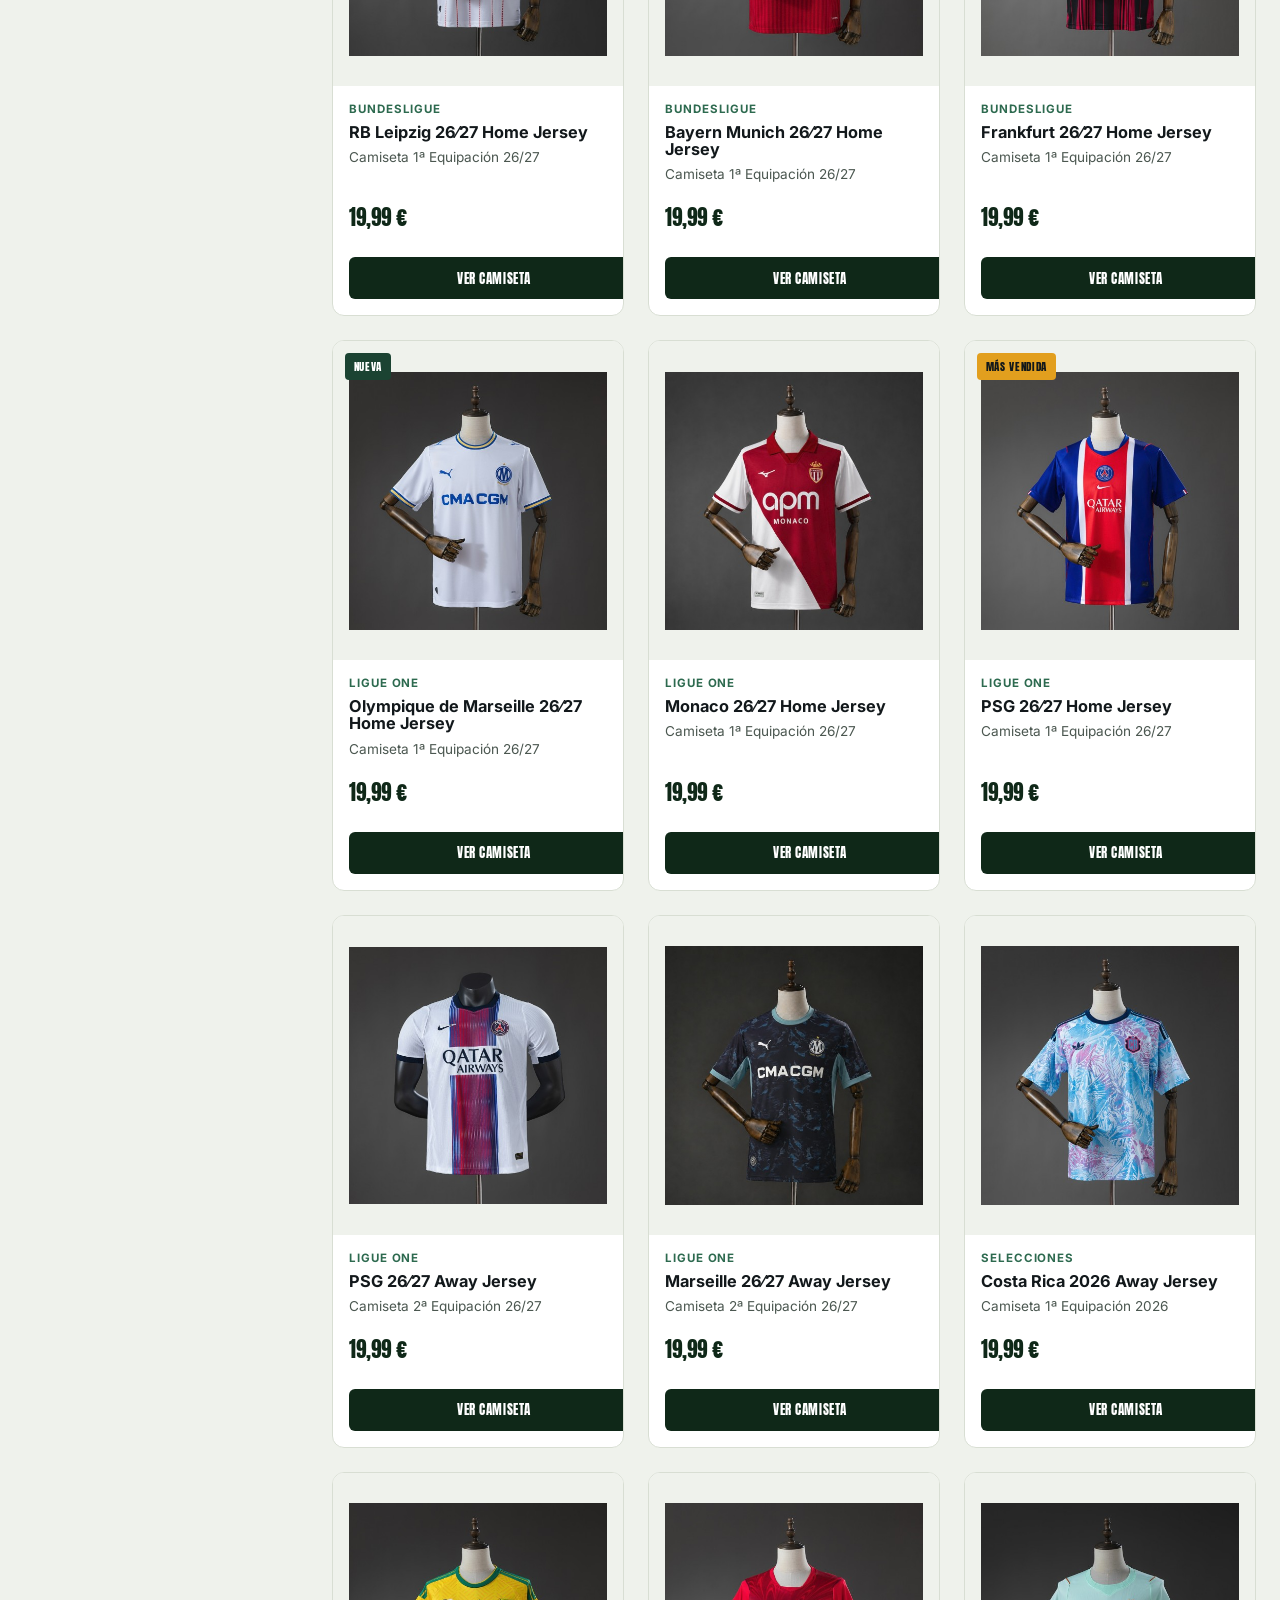
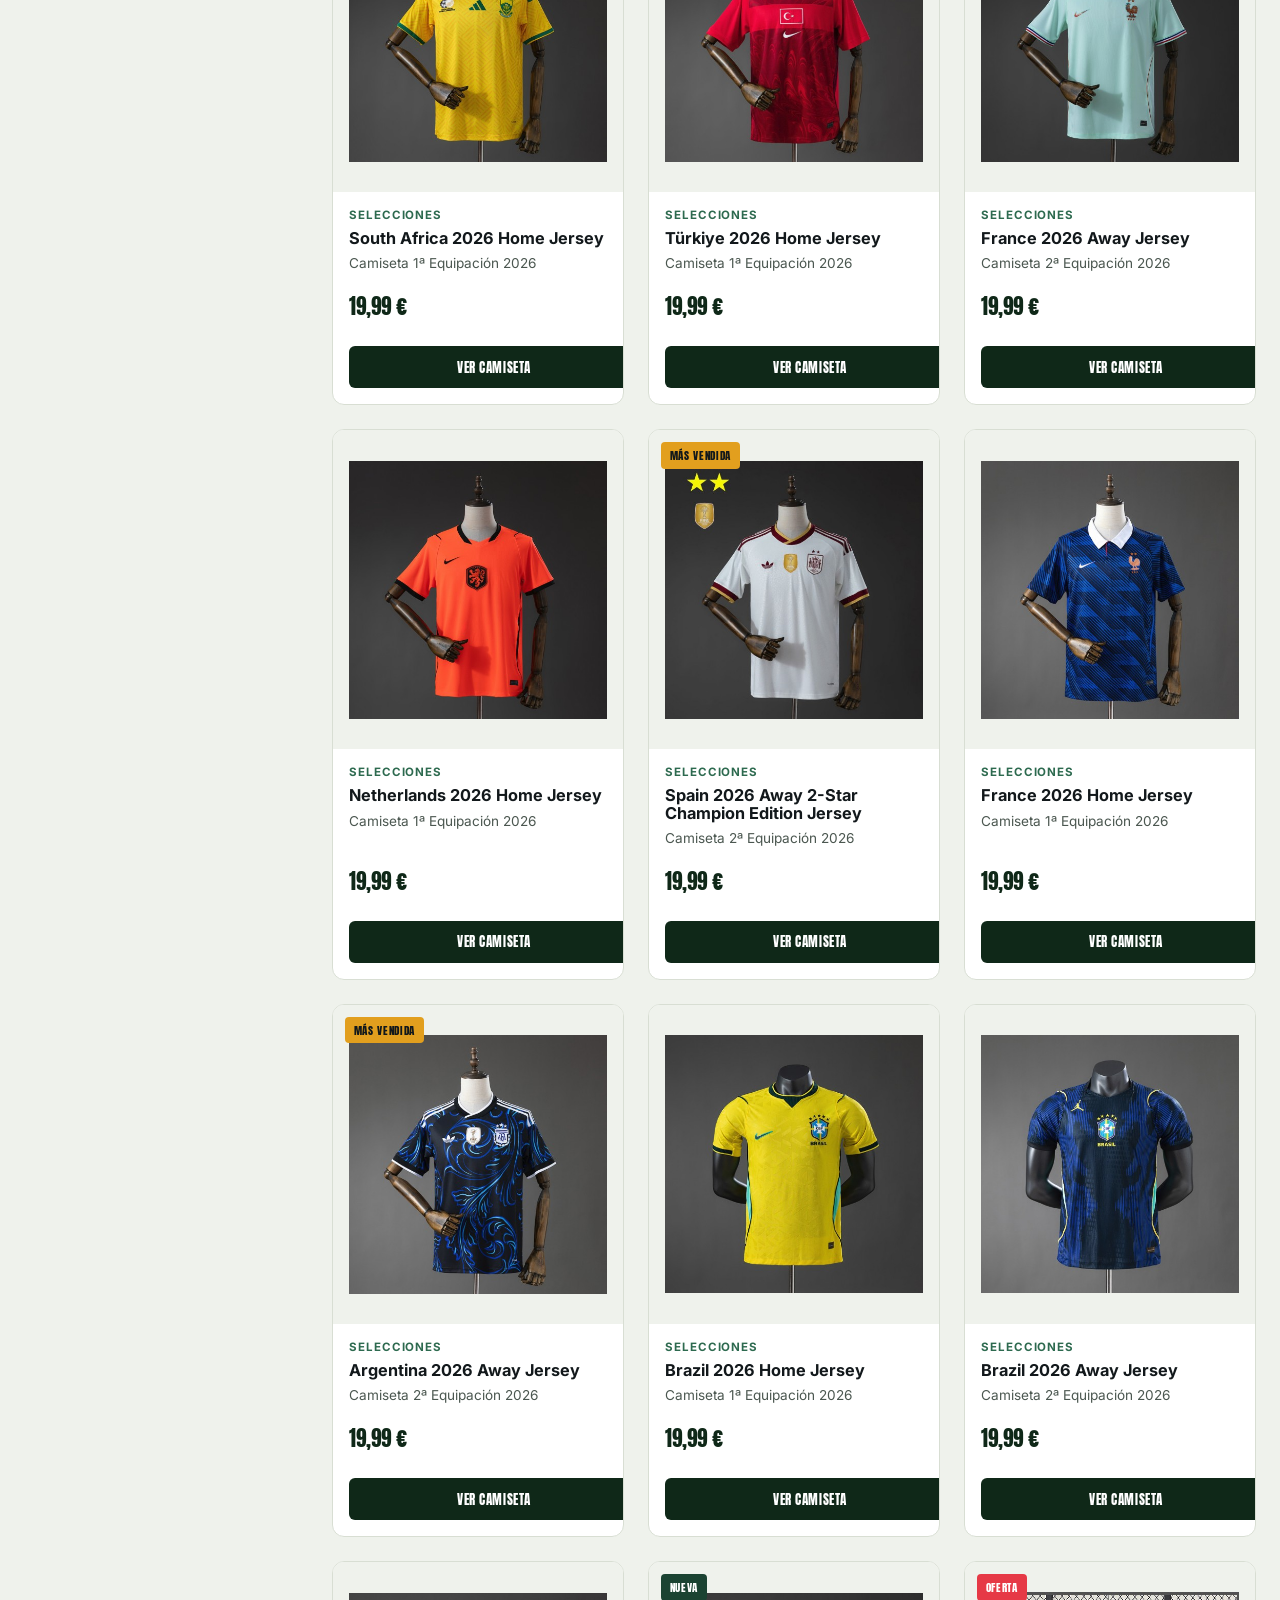
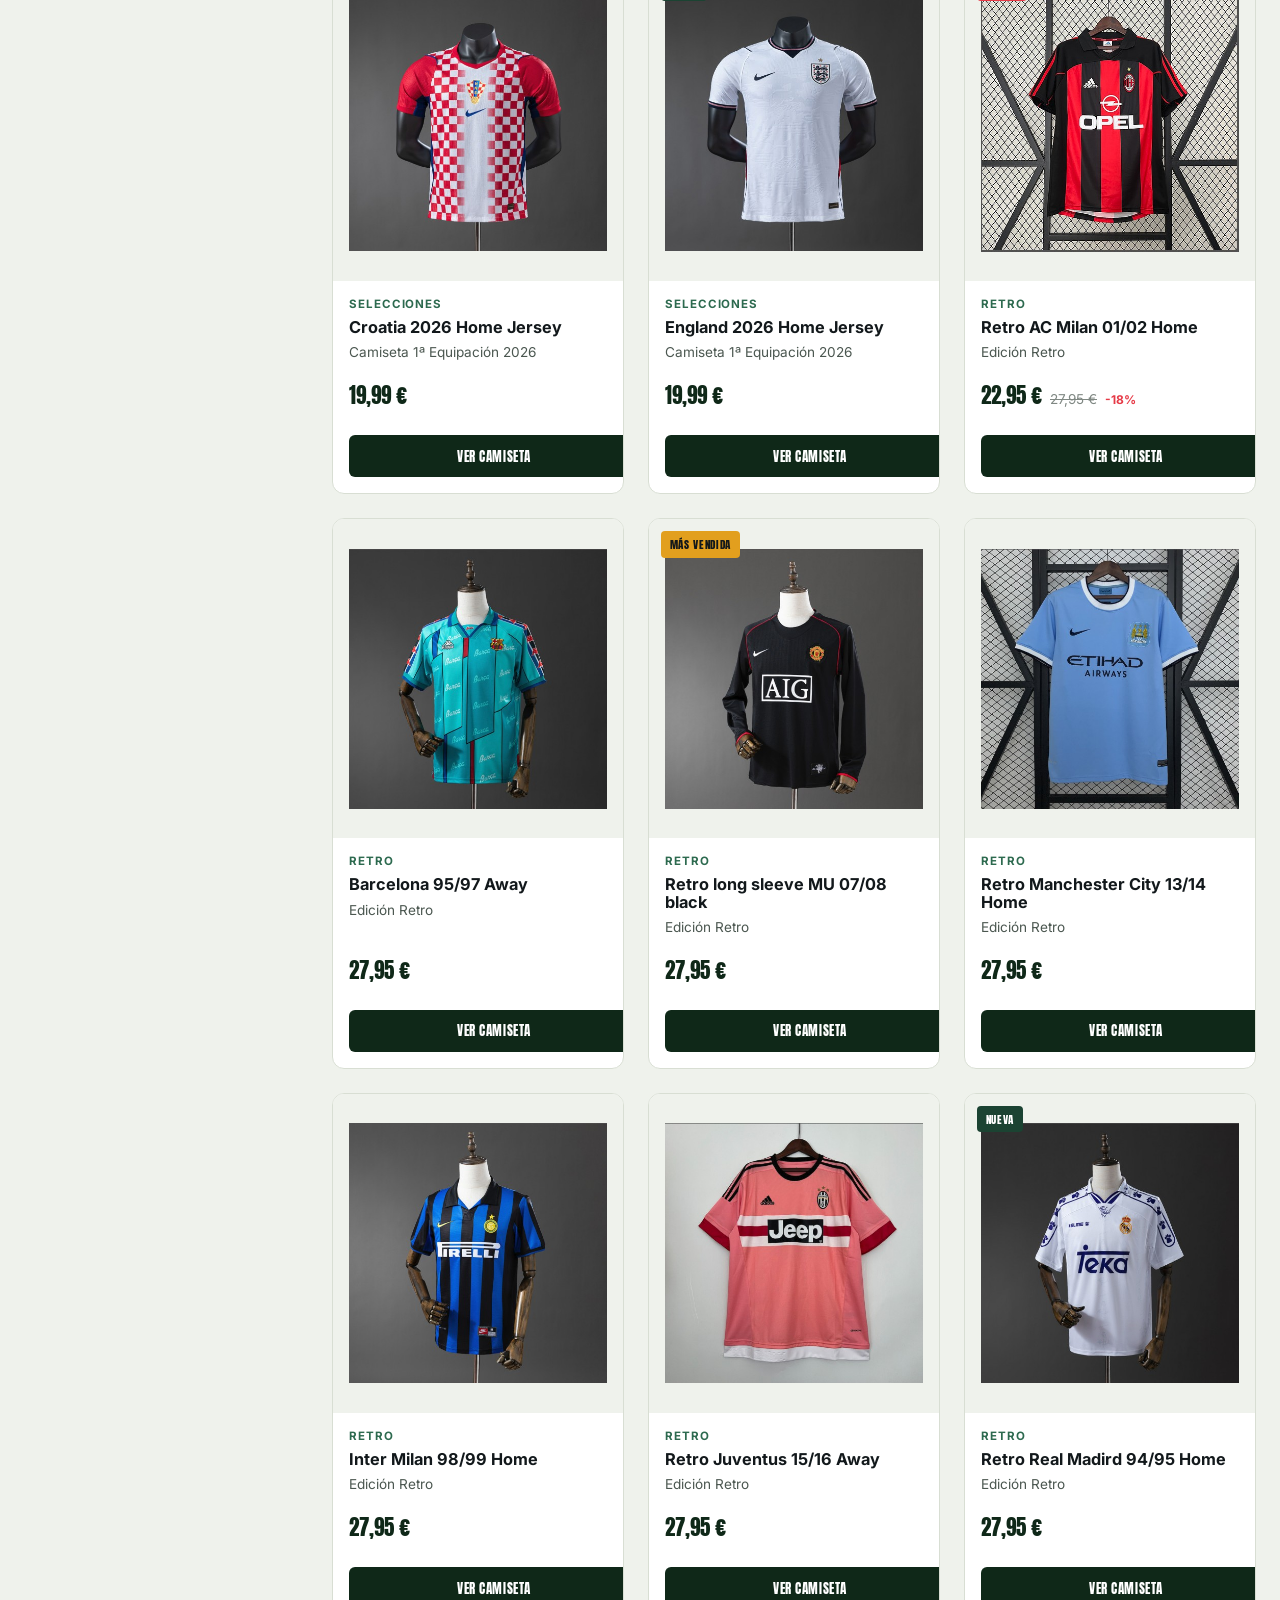
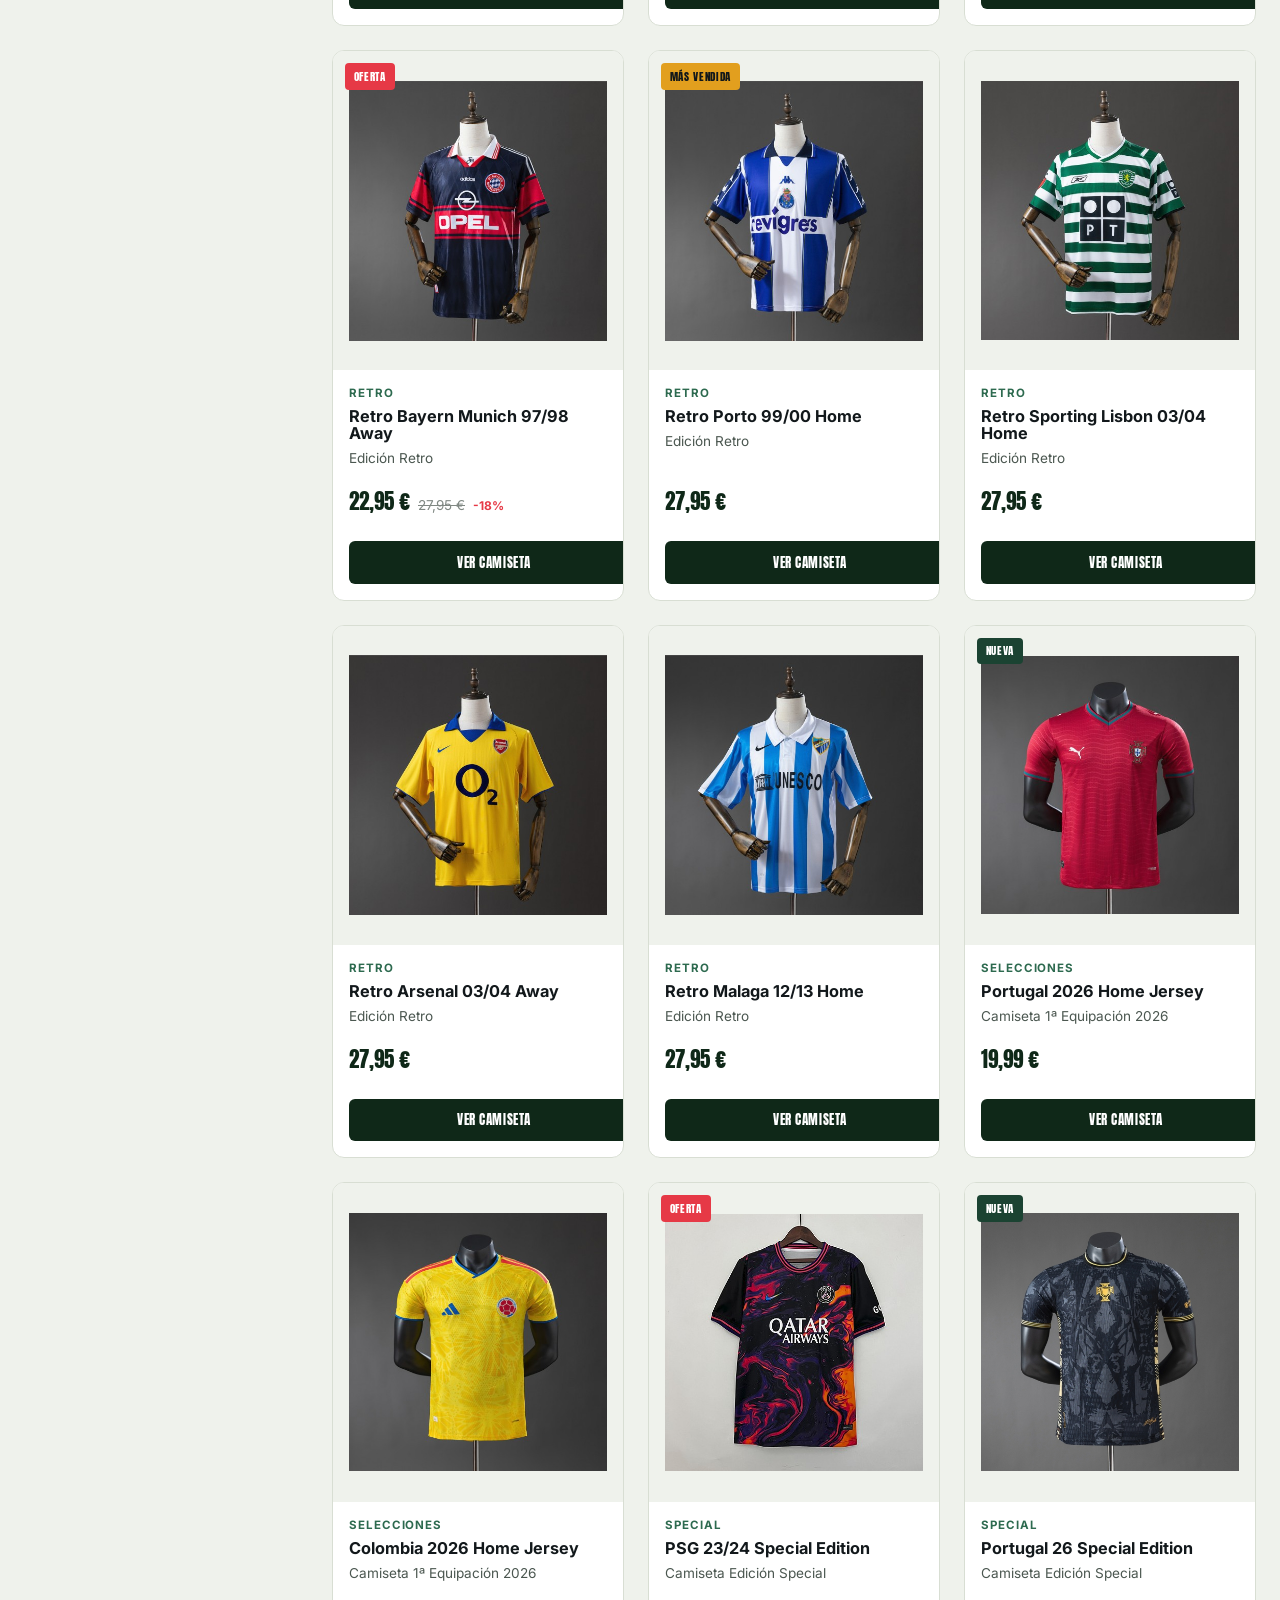
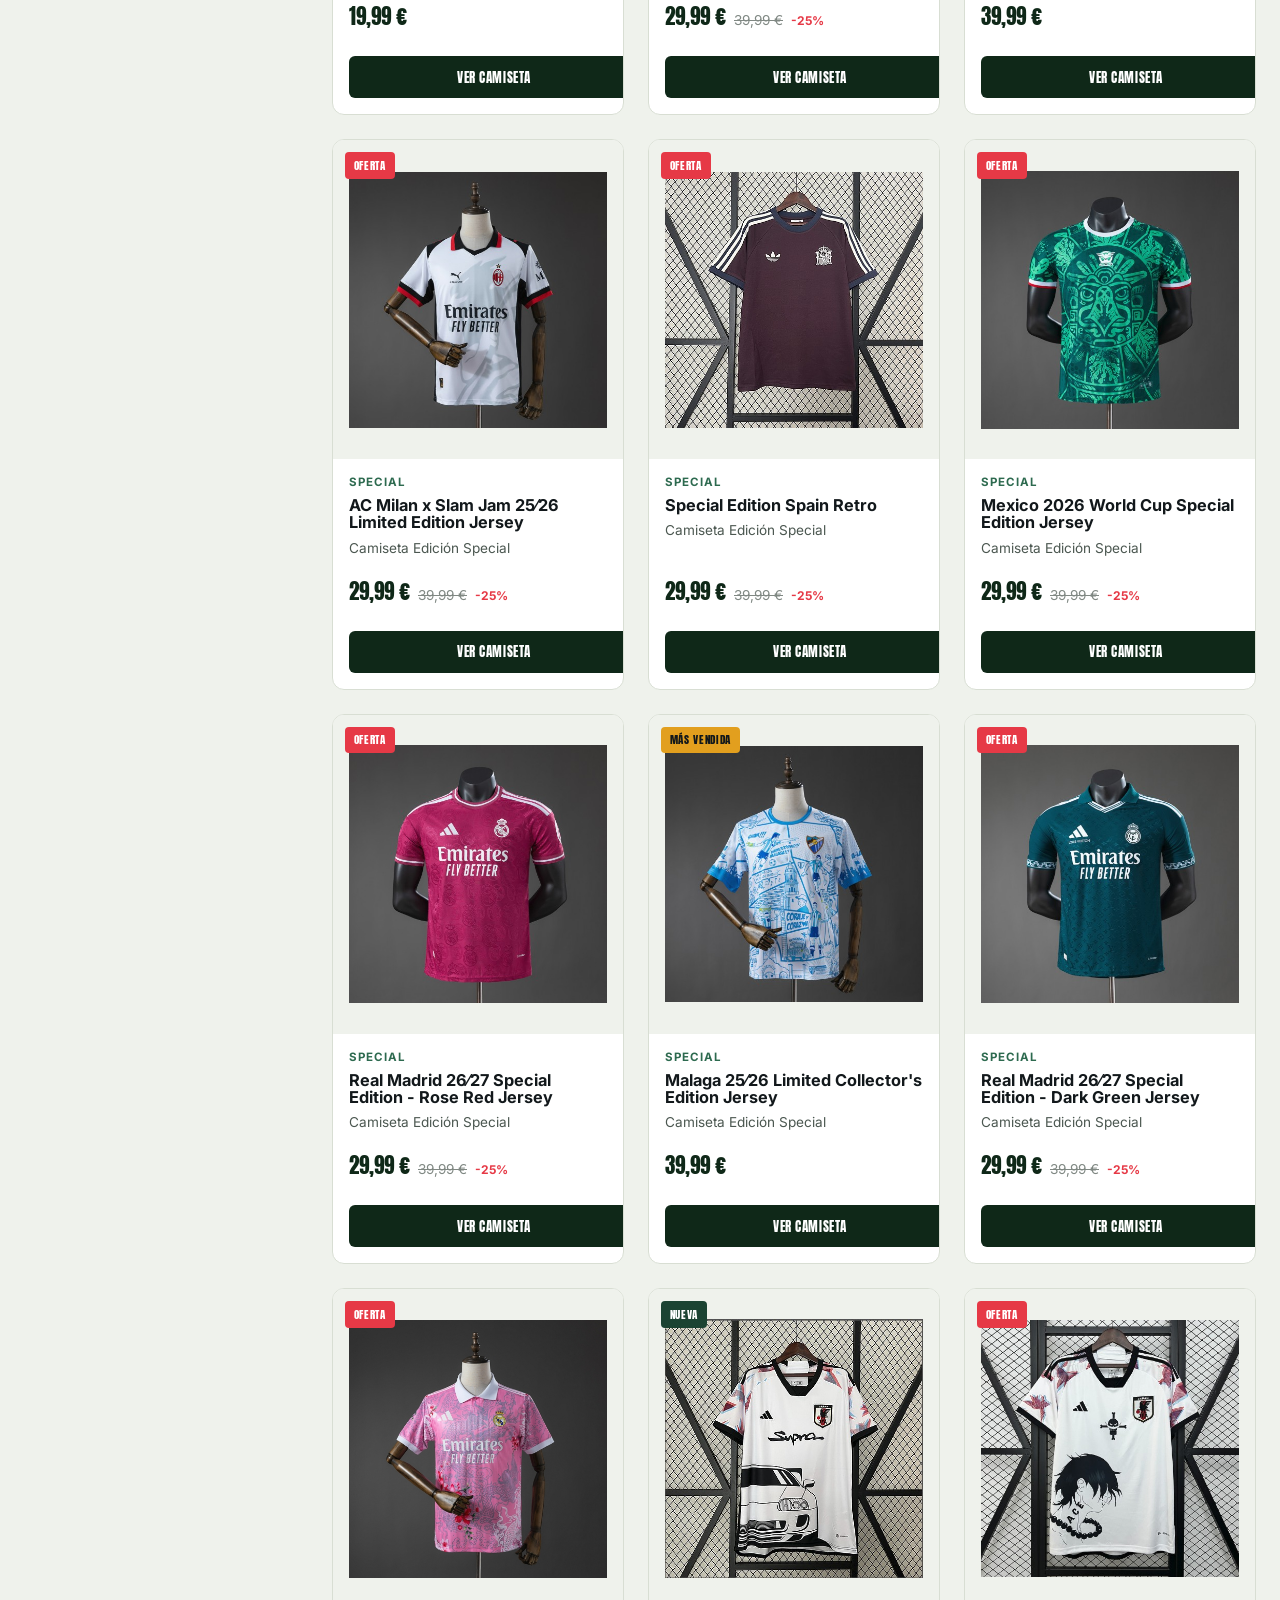
<file: productos.html>
<!DOCTYPE html>
<html lang="es">
<head>
  <meta charset="UTF-8" />
  <meta name="viewport" content="width=device-width, initial-scale=1.0" />
  <title id="page-title">Todas las camisetas — GolazoStreet</title>
  <meta name="description" id="page-description" content="Explora el catálogo completo de camisetas de fútbol: filtra por liga, precio y ofertas, o busca tu equipo directamente." />
  <link rel="icon" type="image/png" sizes="32x32" href="assets/icons/favicon-32.png" />
  <link rel="icon" type="image/png" sizes="16x16" href="assets/icons/favicon-16.png" />
  <link rel="apple-touch-icon" sizes="180x180" href="assets/icons/apple-touch-icon.png" />
  <link rel="preconnect" href="https://fonts.googleapis.com" />
  <link rel="preconnect" href="https://fonts.gstatic.com" crossorigin />
  <link href="https://fonts.googleapis.com/css2?family=Anton&family=Inter:wght@400;500;600;700;800&display=swap" rel="stylesheet" />
  <link rel="stylesheet" href="css/style.css" />
</head>
<body>
  <a class="skip-link" href="#contenido-principal">Saltar al contenido</a>

  <header class="site-header">
    <div class="container">
      <a href="index.html" class="brand">
        <img src="assets/images/brand-icon.png" alt="" class="brand-icon" width="36" height="36" />
        <span data-store-name>GolazoStreet</span>
      </a>

      <nav class="main-nav" id="menu-principal">
        <ul>
          <li><a href="index.html" data-nav="index.html">Inicio</a></li>
          <li><a href="productos.html" data-nav="productos.html">Todas las camisetas</a></li>
          <li><a href="productos.html?oferta=1" data-nav="productos.html?oferta=1">Ofertas</a></li>
          <li><a href="contacto.html" data-nav="contacto.html">Contacto</a></li>
        </ul>
      </nav>

      <div class="header-actions">
        <a href="carrito.html" class="icon-btn" aria-label="Ver carrito">
          <svg viewBox="0 0 24 24" fill="none" stroke="currentColor" stroke-width="2" stroke-linecap="round" stroke-linejoin="round"><path d="M3 3h2l2.4 12.4a2 2 0 0 0 2 1.6h8.2a2 2 0 0 0 2-1.6L21 8H6" /><circle cx="10" cy="21" r="1.4" /><circle cx="18" cy="21" r="1.4" /></svg>
          <span class="cart-count" data-cart-count style="display:none">0</span>
        </a>
        <button class="menu-toggle" aria-label="Abrir menú" aria-expanded="false" aria-controls="menu-principal">
          <span></span><span></span><span></span>
        </button>
      </div>
    </div>
  </header>

  <div class="page-banner">
    <div class="container">
      <div class="breadcrumbs"><a href="index.html">Inicio</a> / <span id="breadcrumb-actual">Todas las camisetas</span></div>
      <h1 id="banner-titulo">Todas las camisetas</h1>
    </div>
  </div>

  <main id="contenido-principal">
    <section class="section" style="padding-top: var(--space-6);">
      <div class="container">
        <div class="catalog-summary-bar">
          <button class="mobile-filters-toggle filter-sort-trigger" id="btn-abrir-filtros" aria-expanded="false" aria-controls="filtros">
            <svg viewBox="0 0 24 24" fill="none" stroke="currentColor" stroke-width="2" stroke-linecap="round"><line x1="4" y1="6" x2="20" y2="6" /><circle cx="9" cy="6" r="2" fill="var(--white)" /><line x1="4" y1="12" x2="20" y2="12" /><circle cx="15" cy="12" r="2" fill="var(--white)" /><line x1="4" y1="18" x2="20" y2="18" /><circle cx="7" cy="18" r="2" fill="var(--white)" /></svg>
            <span>Filtrar y ordenar</span>
          </button>
          <p class="results-count" id="contador-resultados"></p>
        </div>

        <div class="catalog-layout">
          <aside class="filters-panel" id="filtros">
            <div style="display:flex; align-items:center; justify-content:space-between;">
              <h3>Filtros</h3>
              <button class="btn btn-sm btn-outline mobile-filters-toggle" id="btn-cerrar-filtros" aria-label="Cerrar filtros">Cerrar</button>
            </div>

            <div class="filter-group">
              <h3>Liga</h3>
              <div id="filtro-ligas"></div>
            </div>

            <div class="filter-group">
              <h3>Precio</h3>
              <div class="price-range">
                <input type="number" id="precio-min" placeholder="Mín. €" min="0" />
                <span>—</span>
                <input type="number" id="precio-max" placeholder="Máx. €" min="0" />
              </div>
            </div>

            <div class="filter-group">
              <h3>Otros</h3>
              <label class="filter-option">
                <input type="checkbox" id="filtro-oferta" />
                Solo ofertas
              </label>
            </div>

            <button class="btn btn-dark btn-block btn-sm" id="btn-limpiar-filtros" style="margin-top: var(--space-4);">Limpiar filtros</button>
          </aside>

          <div>
            <div class="catalog-toolbar">
              <div class="search-box">
                <svg viewBox="0 0 24 24" fill="none" stroke="currentColor" stroke-width="2"><circle cx="11" cy="11" r="7" /><path d="m21 21-4.3-4.3" /></svg>
                <input type="search" id="buscador" placeholder="Busca por equipo o nombre de camiseta…" aria-label="Buscar camisetas" />
              </div>
              <select class="sort-select" id="orden" aria-label="Ordenar por">
                <option value="relevancia">Ordenar: relevancia</option>
                <option value="precio-asc">Precio: menor a mayor</option>
                <option value="precio-desc">Precio: mayor a menor</option>
                <option value="novedades">Novedades primero</option>
              </select>
            </div>

            <div class="product-grid" id="catalog-grid"></div>

            <div class="empty-state" id="estado-vacio" hidden>
              <strong>No hay camisetas con esos filtros</strong>
              <p>Prueba a quitar algún filtro o busca con otra palabra.</p>
            </div>
          </div>
        </div>
      </div>
    </section>
  </main>

  <footer class="site-footer">
    <div class="container">
      <div class="footer-grid">
        <div class="footer-brand">
          <a href="index.html" class="brand">
            <img src="assets/images/brand-icon.png" alt="" class="brand-icon" width="36" height="36" />
            <span data-store-name>GolazoStreet</span>
          </a>
          <p>Camisetas de fútbol de ligas europeas, selecciones y ediciones retro.</p>
          <div class="footer-social">
            <a href="#" data-social="instagram" aria-label="Instagram">
              <svg viewBox="0 0 24 24" fill="none" stroke="currentColor" stroke-width="2"><rect x="3" y="3" width="18" height="18" rx="5" /><circle cx="12" cy="12" r="4" /><circle cx="17.5" cy="6.5" r="1" fill="currentColor" stroke="none" /></svg>
            </a>
            <a href="#" data-social="tiktok" aria-label="TikTok">
              <svg viewBox="0 0 24 24" fill="none" stroke="currentColor" stroke-width="2"><path d="M14 4v9.5a3.5 3.5 0 1 1-3-3.46" /><path d="M14 4c.5 2.5 2.2 4 4.5 4.2" /></svg>
            </a>
          </div>
        </div>
        <div class="footer-col">
          <h4>Tienda</h4>
          <ul>
            <li><a href="productos.html">Todas las camisetas</a></li>
            <li><a href="index.html#ligas">Ligas</a></li>
            <li><a href="productos.html?oferta=1">Ofertas</a></li>
            <li><a href="carrito.html">Mi carrito</a></li>
          </ul>
        </div>
        <div class="footer-col">
          <h4>Ayuda</h4>
          <ul>
            <li><a href="contacto.html">Contacto</a></li>
            <li><a href="contacto.html">Cambios y devoluciones</a></li>
          </ul>
        </div>
        <div class="footer-col">
          <h4>Legal</h4>
          <ul>
            <li><a href="pages/terminos.html">Términos y condiciones</a></li>
            <li><a href="pages/devoluciones.html">Política de devoluciones</a></li>
            <li><a href="pages/cookies.html">Cookies</a></li>
          </ul>
        </div>
      </div>
      <div class="footer-bottom">
        <span>© <span data-store-year>2026</span> <span data-store-name>GolazoStreet</span>. Todos los derechos reservados.</span>
      </div>
    </div>
  </footer>

  <script src="js/config.js"></script>
  <script src="js/jersey-svg.js"></script>
  <script src="js/products-data.js"></script>
  <script src="js/cart.js"></script>
  <script src="js/app.js"></script>
  <script src="js/product-render.js"></script>
  <script src="js/products-page.js"></script>
</body>
</html>
</file>
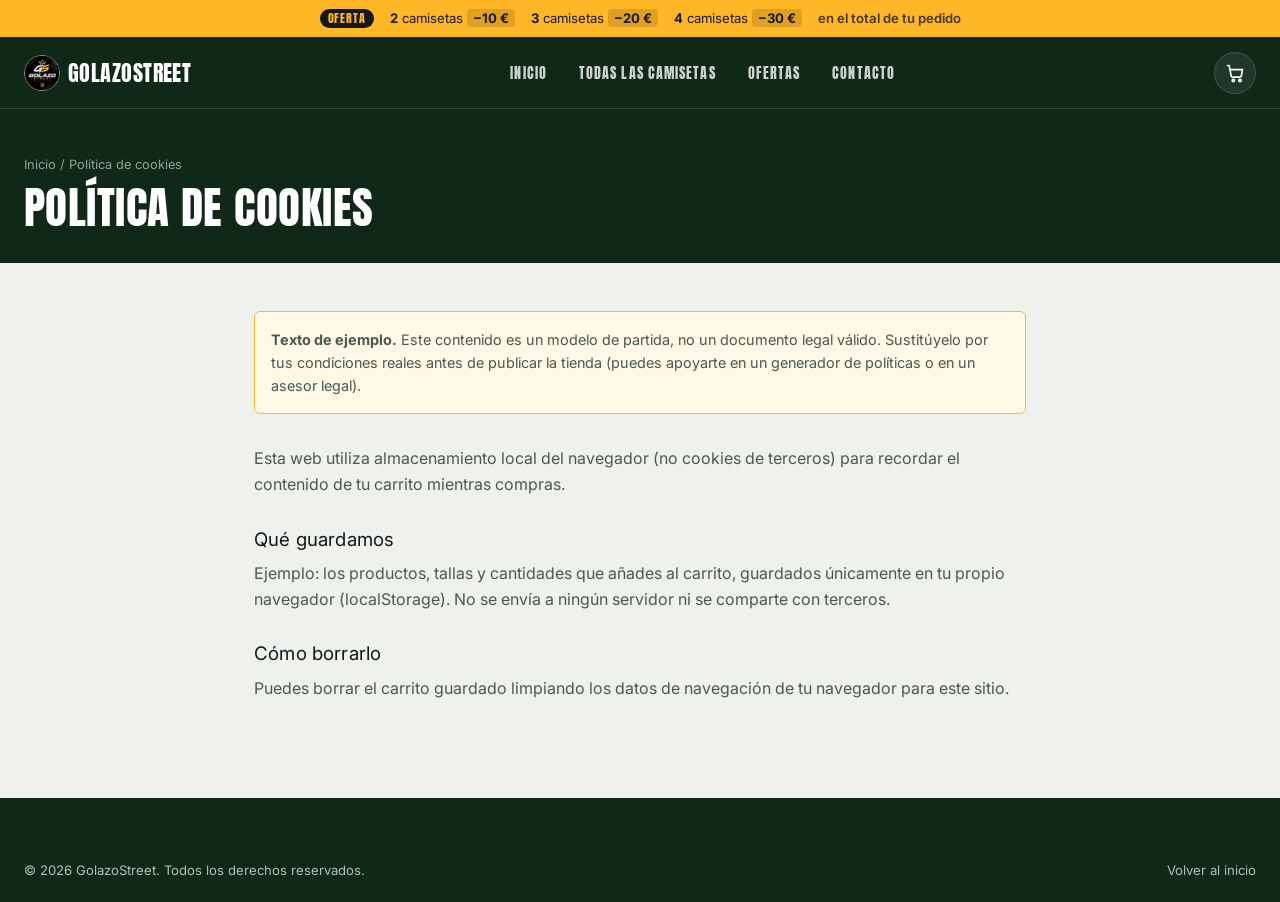
<file: pages/cookies.html>
<!DOCTYPE html>
<html lang="es">
<head>
  <meta charset="UTF-8" />
  <meta name="viewport" content="width=device-width, initial-scale=1.0" />
  <title>Política de cookies — GolazoStreet</title>
  <meta name="description" content="Política de cookies de GolazoStreet." />
  <meta name="robots" content="noindex" />
  <link rel="icon" type="image/png" sizes="32x32" href="../assets/icons/favicon-32.png" />
  <link rel="icon" type="image/png" sizes="16x16" href="../assets/icons/favicon-16.png" />
  <link rel="apple-touch-icon" sizes="180x180" href="../assets/icons/apple-touch-icon.png" />
  <link rel="preconnect" href="https://fonts.googleapis.com" />
  <link rel="preconnect" href="https://fonts.gstatic.com" crossorigin />
  <link href="https://fonts.googleapis.com/css2?family=Anton&family=Inter:wght@400;500;600;700;800&display=swap" rel="stylesheet" />
  <link rel="stylesheet" href="../css/style.css" />
</head>
<body>
  <a class="skip-link" href="#contenido-principal">Saltar al contenido</a>

  <header class="site-header">
    <div class="container">
      <a href="../index.html" class="brand">
        <img src="../assets/images/brand-icon.png" alt="" class="brand-icon" width="36" height="36" />
        <span data-store-name>GolazoStreet</span>
      </a>
      <nav class="main-nav" id="menu-principal">
        <ul>
          <li><a href="../index.html">Inicio</a></li>
          <li><a href="../productos.html">Todas las camisetas</a></li>
          <li><a href="../productos.html?oferta=1" data-nav="productos.html?oferta=1">Ofertas</a></li>
          <li><a href="../contacto.html">Contacto</a></li>
        </ul>
      </nav>
      <div class="header-actions">
        <a href="../carrito.html" class="icon-btn" aria-label="Ver carrito">
          <svg viewBox="0 0 24 24" fill="none" stroke="currentColor" stroke-width="2" stroke-linecap="round" stroke-linejoin="round"><path d="M3 3h2l2.4 12.4a2 2 0 0 0 2 1.6h8.2a2 2 0 0 0 2-1.6L21 8H6" /><circle cx="10" cy="21" r="1.4" /><circle cx="18" cy="21" r="1.4" /></svg>
          <span class="cart-count" data-cart-count style="display:none">0</span>
        </a>
        <button class="menu-toggle" aria-label="Abrir menú" aria-expanded="false" aria-controls="menu-principal">
          <span></span><span></span><span></span>
        </button>
      </div>
    </div>
  </header>

  <div class="page-banner">
    <div class="container">
      <div class="breadcrumbs"><a href="../index.html">Inicio</a> / Política de cookies</div>
      <h1>Política de cookies</h1>
    </div>
  </div>

  <main id="contenido-principal">
    <section class="section" style="padding-top: var(--space-7);">
      <div class="container" style="max-width: 820px;">
        <p style="background:#fff8e6; border:1px solid var(--gold); border-radius: var(--radius-sm); padding: var(--space-4); font-size:0.9rem; color: var(--ink-soft); margin-bottom: var(--space-6);">
          <strong>Texto de ejemplo.</strong> Este contenido es un modelo de partida, no un documento legal válido.
          Sustitúyelo por tus condiciones reales antes de publicar la tienda (puedes apoyarte en un generador de
          políticas o en un asesor legal).
        </p>
        
  <p style="margin-bottom: var(--space-4);">Esta web utiliza almacenamiento local del navegador (no cookies de terceros) para recordar el contenido de tu carrito mientras compras.</p>
  <h3 style="font-family: var(--font-body); text-transform:none; margin: var(--space-6) 0 var(--space-3);">Qué guardamos</h3>
  <p style="margin-bottom: var(--space-4);">Ejemplo: los productos, tallas y cantidades que añades al carrito, guardados únicamente en tu propio navegador (localStorage). No se envía a ningún servidor ni se comparte con terceros.</p>
  <h3 style="font-family: var(--font-body); text-transform:none; margin: var(--space-6) 0 var(--space-3);">Cómo borrarlo</h3>
  <p>Puedes borrar el carrito guardado limpiando los datos de navegación de tu navegador para este sitio.</p>

      </div>
    </section>
  </main>

  <footer class="site-footer">
    <div class="container">
      <div class="footer-bottom" style="border-top:none; padding-top:0;">
        <span>© <span data-store-year>2026</span> <span data-store-name>GolazoStreet</span>. Todos los derechos reservados.</span>
        <span class="legal-links"><a href="../index.html">Volver al inicio</a></span>
      </div>
    </div>
  </footer>

  <script src="../js/config.js"></script>
  <script src="../js/cart.js"></script>
  <script src="../js/app.js"></script>
</body>
</html>
</file>
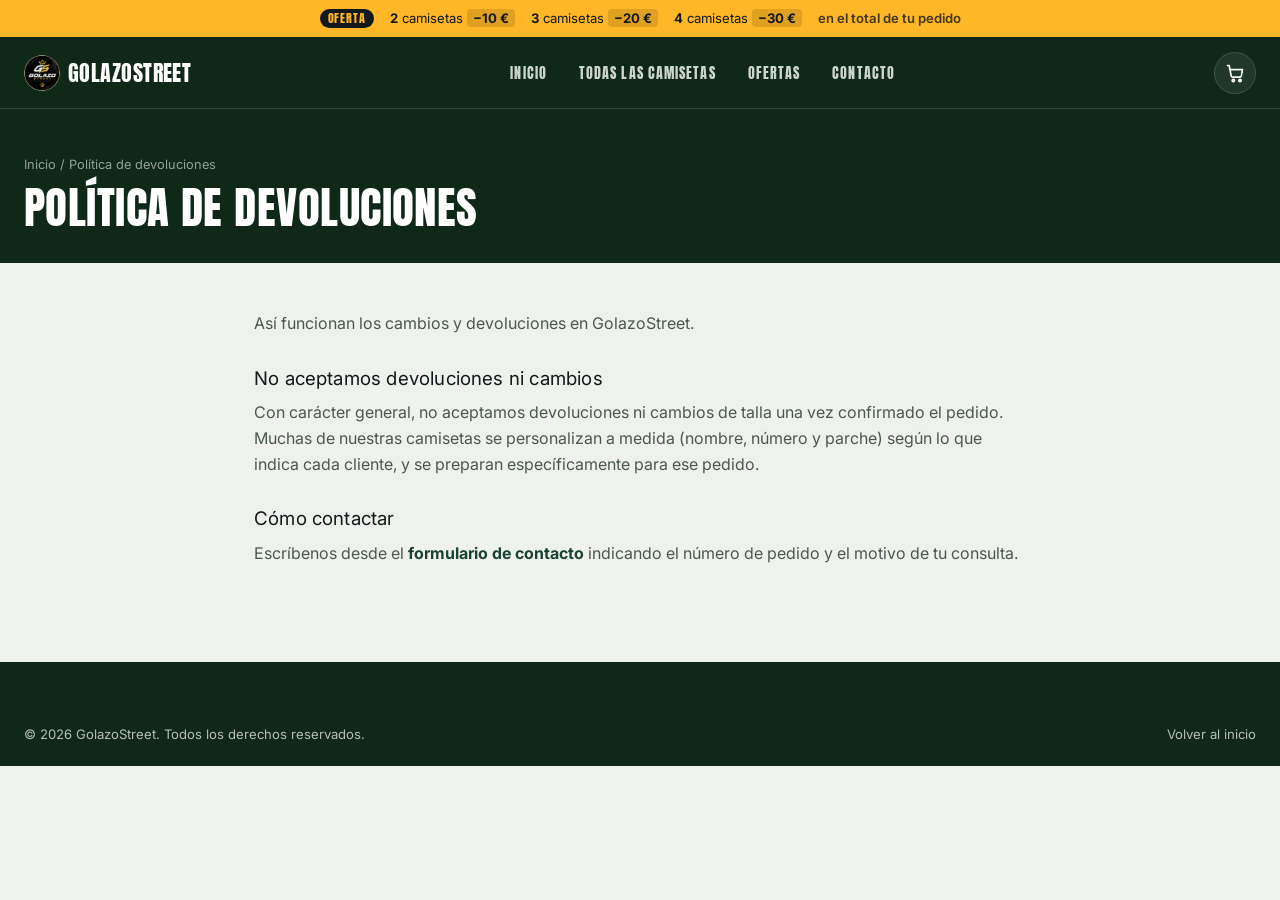
<file: pages/devoluciones.html>
<!DOCTYPE html>
<html lang="es">
<head>
  <meta charset="UTF-8" />
  <meta name="viewport" content="width=device-width, initial-scale=1.0" />
  <title>Política de devoluciones — GolazoStreet</title>
  <meta name="description" content="Política de devoluciones de GolazoStreet." />
  <meta name="robots" content="noindex" />
  <link rel="icon" type="image/png" sizes="32x32" href="../assets/icons/favicon-32.png" />
  <link rel="icon" type="image/png" sizes="16x16" href="../assets/icons/favicon-16.png" />
  <link rel="apple-touch-icon" sizes="180x180" href="../assets/icons/apple-touch-icon.png" />
  <link rel="preconnect" href="https://fonts.googleapis.com" />
  <link rel="preconnect" href="https://fonts.gstatic.com" crossorigin />
  <link href="https://fonts.googleapis.com/css2?family=Anton&family=Inter:wght@400;500;600;700;800&display=swap" rel="stylesheet" />
  <link rel="stylesheet" href="../css/style.css" />
</head>
<body>
  <a class="skip-link" href="#contenido-principal">Saltar al contenido</a>

  <header class="site-header">
    <div class="container">
      <a href="../index.html" class="brand">
        <img src="../assets/images/brand-icon.png" alt="" class="brand-icon" width="36" height="36" />
        <span data-store-name>GolazoStreet</span>
      </a>
      <nav class="main-nav" id="menu-principal">
        <ul>
          <li><a href="../index.html">Inicio</a></li>
          <li><a href="../productos.html">Todas las camisetas</a></li>
          <li><a href="../productos.html?oferta=1" data-nav="productos.html?oferta=1">Ofertas</a></li>
          <li><a href="../contacto.html">Contacto</a></li>
        </ul>
      </nav>
      <div class="header-actions">
        <a href="../carrito.html" class="icon-btn" aria-label="Ver carrito">
          <svg viewBox="0 0 24 24" fill="none" stroke="currentColor" stroke-width="2" stroke-linecap="round" stroke-linejoin="round"><path d="M3 3h2l2.4 12.4a2 2 0 0 0 2 1.6h8.2a2 2 0 0 0 2-1.6L21 8H6" /><circle cx="10" cy="21" r="1.4" /><circle cx="18" cy="21" r="1.4" /></svg>
          <span class="cart-count" data-cart-count style="display:none">0</span>
        </a>
        <button class="menu-toggle" aria-label="Abrir menú" aria-expanded="false" aria-controls="menu-principal">
          <span></span><span></span><span></span>
        </button>
      </div>
    </div>
  </header>

  <div class="page-banner">
    <div class="container">
      <div class="breadcrumbs"><a href="../index.html">Inicio</a> / Política de devoluciones</div>
      <h1>Política de devoluciones</h1>
    </div>
  </div>

  <main id="contenido-principal">
    <section class="section" style="padding-top: var(--space-7);">
      <div class="container" style="max-width: 820px;">
        
  <p style="margin-bottom: var(--space-4);">Así funcionan los cambios y devoluciones en GolazoStreet.</p>

  <h3 style="font-family: var(--font-body); text-transform:none; margin: var(--space-6) 0 var(--space-3);">No aceptamos devoluciones ni cambios</h3>
  <p style="margin-bottom: var(--space-4);">Con carácter general, no aceptamos devoluciones ni cambios de talla una vez confirmado el pedido. Muchas de nuestras camisetas se personalizan a medida (nombre, número y parche) según lo que indica cada cliente, y se preparan específicamente para ese pedido.</p>

  <h3 style="font-family: var(--font-body); text-transform:none; margin: var(--space-6) 0 var(--space-3);">Cómo contactar</h3>
  <p>Escríbenos desde el <a href="../contacto.html" style="color:var(--pitch); font-weight:700;">formulario de contacto</a> indicando el número de pedido y el motivo de tu consulta.</p>

      </div>
    </section>
  </main>

  <footer class="site-footer">
    <div class="container">
      <div class="footer-bottom" style="border-top:none; padding-top:0;">
        <span>© <span data-store-year>2026</span> <span data-store-name>GolazoStreet</span>. Todos los derechos reservados.</span>
        <span class="legal-links"><a href="../index.html">Volver al inicio</a></span>
      </div>
    </div>
  </footer>

  <script src="../js/config.js"></script>
  <script src="../js/cart.js"></script>
  <script src="../js/app.js"></script>
</body>
</html>
</file>
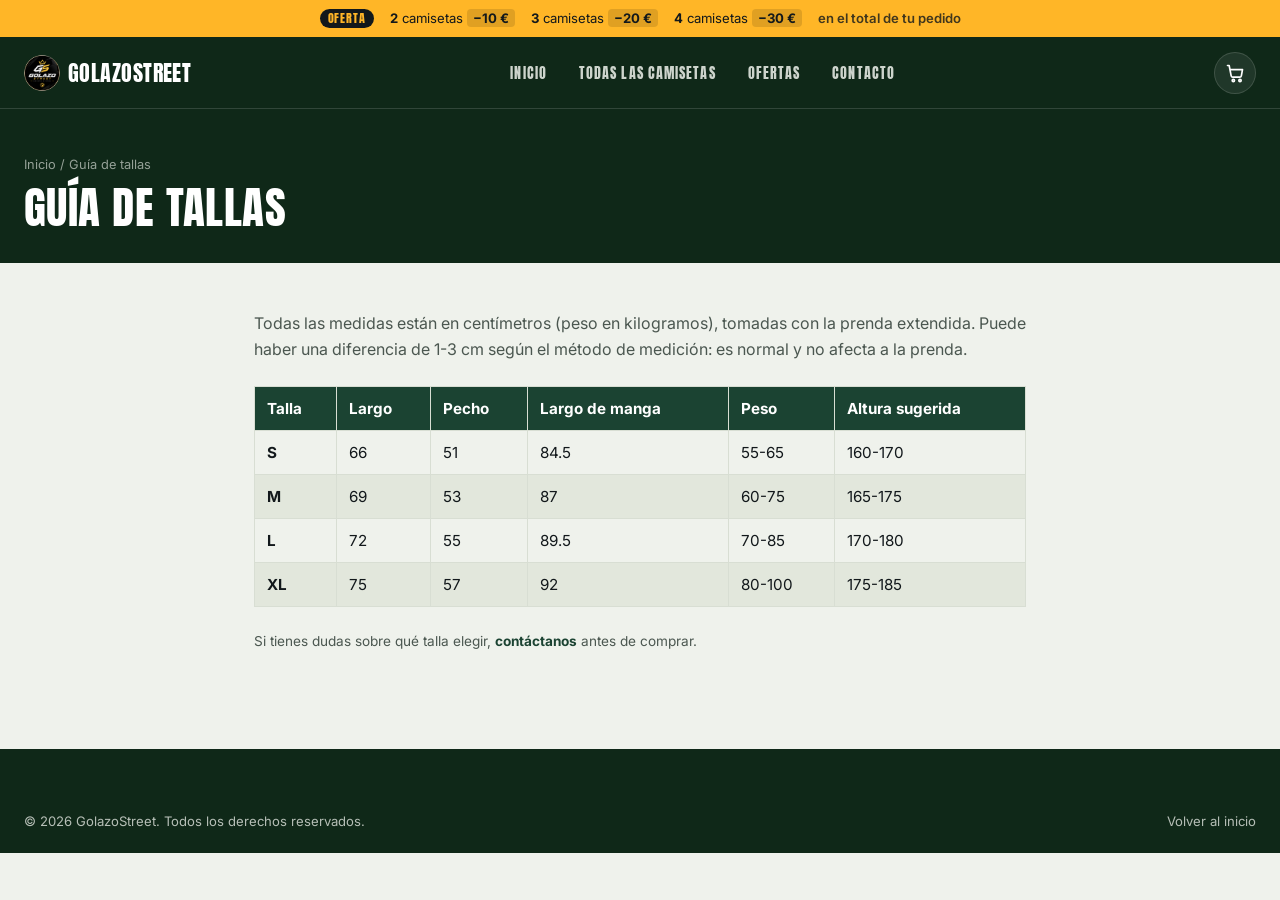
<file: pages/guia-tallas.html>
<!DOCTYPE html>
<html lang="es">
<head>
  <meta charset="UTF-8" />
  <meta name="viewport" content="width=device-width, initial-scale=1.0" />
  <title>Guía de tallas — GolazoStreet</title>
  <meta name="description" content="Guía de tallas de GolazoStreet." />
  <meta name="robots" content="noindex" />
  <link rel="icon" type="image/png" sizes="32x32" href="../assets/icons/favicon-32.png" />
  <link rel="icon" type="image/png" sizes="16x16" href="../assets/icons/favicon-16.png" />
  <link rel="apple-touch-icon" sizes="180x180" href="../assets/icons/apple-touch-icon.png" />
  <link rel="preconnect" href="https://fonts.googleapis.com" />
  <link rel="preconnect" href="https://fonts.gstatic.com" crossorigin />
  <link href="https://fonts.googleapis.com/css2?family=Anton&family=Inter:wght@400;500;600;700;800&display=swap" rel="stylesheet" />
  <link rel="stylesheet" href="../css/style.css" />
</head>
<body>
  <a class="skip-link" href="#contenido-principal">Saltar al contenido</a>

  <header class="site-header">
    <div class="container">
      <a href="../index.html" class="brand">
        <img src="../assets/images/brand-icon.png" alt="" class="brand-icon" width="36" height="36" />
        <span data-store-name>GolazoStreet</span>
      </a>
      <nav class="main-nav" id="menu-principal">
        <ul>
          <li><a href="../index.html">Inicio</a></li>
          <li><a href="../productos.html">Todas las camisetas</a></li>
          <li><a href="../productos.html?oferta=1" data-nav="productos.html?oferta=1">Ofertas</a></li>
          <li><a href="../contacto.html">Contacto</a></li>
        </ul>
      </nav>
      <div class="header-actions">
        <a href="../carrito.html" class="icon-btn" aria-label="Ver carrito">
          <svg viewBox="0 0 24 24" fill="none" stroke="currentColor" stroke-width="2" stroke-linecap="round" stroke-linejoin="round"><path d="M3 3h2l2.4 12.4a2 2 0 0 0 2 1.6h8.2a2 2 0 0 0 2-1.6L21 8H6" /><circle cx="10" cy="21" r="1.4" /><circle cx="18" cy="21" r="1.4" /></svg>
          <span class="cart-count" data-cart-count style="display:none">0</span>
        </a>
        <button class="menu-toggle" aria-label="Abrir menú" aria-expanded="false" aria-controls="menu-principal">
          <span></span><span></span><span></span>
        </button>
      </div>
    </div>
  </header>

  <div class="page-banner">
    <div class="container">
      <div class="breadcrumbs"><a href="../index.html">Inicio</a> / Guía de tallas</div>
      <h1>Guía de tallas</h1>
    </div>
  </div>

  <main id="contenido-principal">
    <section class="section" style="padding-top: var(--space-7); padding-bottom: var(--space-9);">
      <div class="container" style="max-width: 820px;">
        <p style="margin-bottom: var(--space-5);">
          Todas las medidas están en centímetros (peso en kilogramos), tomadas con la prenda
          extendida. Puede haber una diferencia de 1-3&nbsp;cm según el método de medición: es
          normal y no afecta a la prenda.
        </p>

        <div style="overflow-x: auto;">
          <table style="width: 100%; border-collapse: collapse; font-size: 0.95rem;">
            <thead>
              <tr style="background: var(--pitch); color: var(--white);">
                <th style="padding: var(--space-3) var(--space-3); text-align: left; border: 1px solid var(--line);">Talla</th>
                <th style="padding: var(--space-3) var(--space-3); text-align: left; border: 1px solid var(--line);">Largo</th>
                <th style="padding: var(--space-3) var(--space-3); text-align: left; border: 1px solid var(--line);">Pecho</th>
                <th style="padding: var(--space-3) var(--space-3); text-align: left; border: 1px solid var(--line);">Largo de manga</th>
                <th style="padding: var(--space-3) var(--space-3); text-align: left; border: 1px solid var(--line);">Peso</th>
                <th style="padding: var(--space-3) var(--space-3); text-align: left; border: 1px solid var(--line);">Altura sugerida</th>
              </tr>
            </thead>
            <tbody>
              <tr>
                <td style="padding: var(--space-3); border: 1px solid var(--line); font-weight: 700;">S</td>
                <td style="padding: var(--space-3); border: 1px solid var(--line);">66</td>
                <td style="padding: var(--space-3); border: 1px solid var(--line);">51</td>
                <td style="padding: var(--space-3); border: 1px solid var(--line);">84.5</td>
                <td style="padding: var(--space-3); border: 1px solid var(--line);">55-65</td>
                <td style="padding: var(--space-3); border: 1px solid var(--line);">160-170</td>
              </tr>
              <tr style="background: var(--chalk-soft);">
                <td style="padding: var(--space-3); border: 1px solid var(--line); font-weight: 700;">M</td>
                <td style="padding: var(--space-3); border: 1px solid var(--line);">69</td>
                <td style="padding: var(--space-3); border: 1px solid var(--line);">53</td>
                <td style="padding: var(--space-3); border: 1px solid var(--line);">87</td>
                <td style="padding: var(--space-3); border: 1px solid var(--line);">60-75</td>
                <td style="padding: var(--space-3); border: 1px solid var(--line);">165-175</td>
              </tr>
              <tr>
                <td style="padding: var(--space-3); border: 1px solid var(--line); font-weight: 700;">L</td>
                <td style="padding: var(--space-3); border: 1px solid var(--line);">72</td>
                <td style="padding: var(--space-3); border: 1px solid var(--line);">55</td>
                <td style="padding: var(--space-3); border: 1px solid var(--line);">89.5</td>
                <td style="padding: var(--space-3); border: 1px solid var(--line);">70-85</td>
                <td style="padding: var(--space-3); border: 1px solid var(--line);">170-180</td>
              </tr>
              <tr style="background: var(--chalk-soft);">
                <td style="padding: var(--space-3); border: 1px solid var(--line); font-weight: 700;">XL</td>
                <td style="padding: var(--space-3); border: 1px solid var(--line);">75</td>
                <td style="padding: var(--space-3); border: 1px solid var(--line);">57</td>
                <td style="padding: var(--space-3); border: 1px solid var(--line);">92</td>
                <td style="padding: var(--space-3); border: 1px solid var(--line);">80-100</td>
                <td style="padding: var(--space-3); border: 1px solid var(--line);">175-185</td>
              </tr>
            </tbody>
          </table>
        </div>

        <p style="margin-top: var(--space-5); font-size: 0.85rem; color: var(--ink-soft);">
          Si tienes dudas sobre qué talla elegir, <a href="../contacto.html" style="color:var(--pitch); font-weight:700;">contáctanos</a> antes de comprar.
        </p>
      </div>
    </section>
  </main>

  <footer class="site-footer">
    <div class="container">
      <div class="footer-bottom" style="border-top:none; padding-top:0;">
        <span>© <span data-store-year>2026</span> <span data-store-name>GolazoStreet</span>. Todos los derechos reservados.</span>
        <span class="legal-links"><a href="../index.html">Volver al inicio</a></span>
      </div>
    </div>
  </footer>

  <script src="../js/config.js"></script>
  <script src="../js/cart.js"></script>
  <script src="../js/app.js"></script>
</body>
</html>
</file>
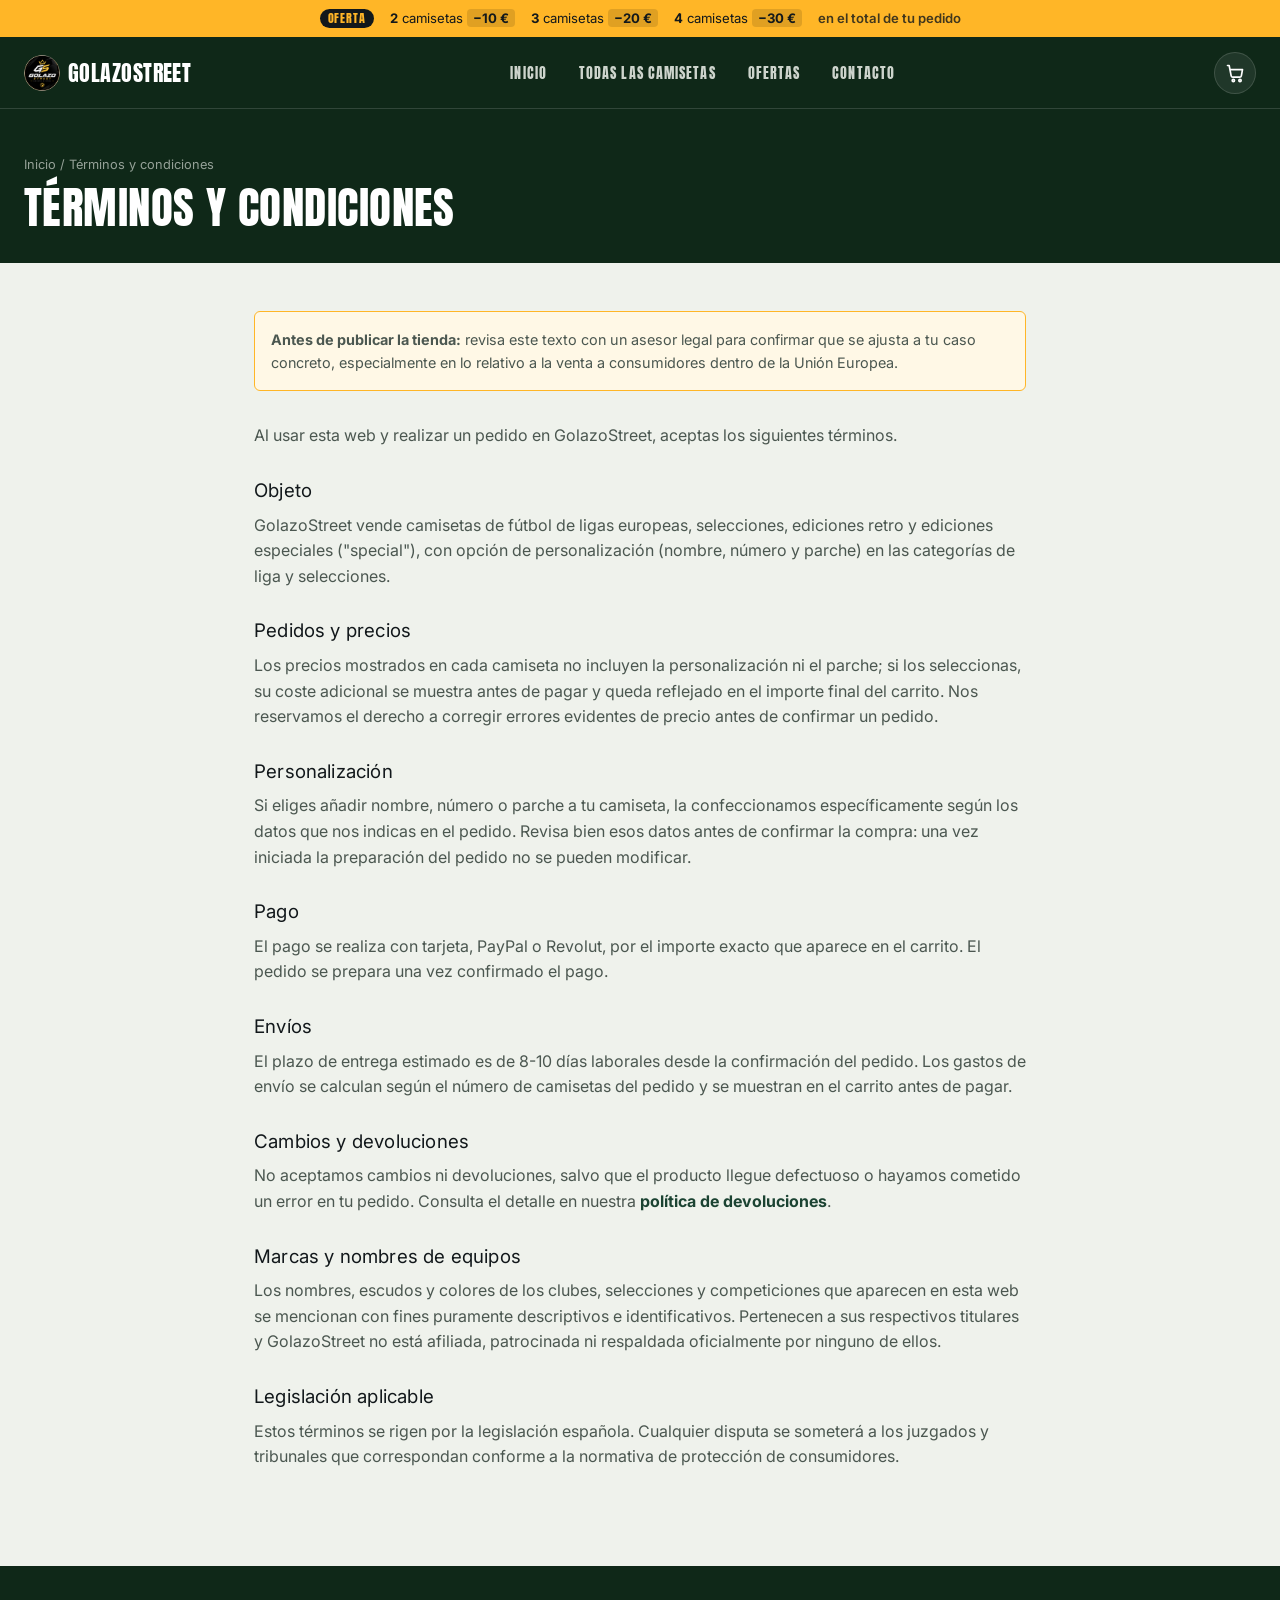
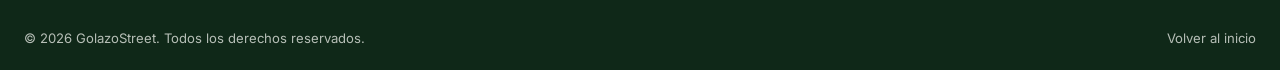
<file: pages/terminos.html>
<!DOCTYPE html>
<html lang="es">
<head>
  <meta charset="UTF-8" />
  <meta name="viewport" content="width=device-width, initial-scale=1.0" />
  <title>Términos y condiciones — GolazoStreet</title>
  <meta name="description" content="Términos y condiciones de GolazoStreet." />
  <meta name="robots" content="noindex" />
  <link rel="icon" type="image/png" sizes="32x32" href="../assets/icons/favicon-32.png" />
  <link rel="icon" type="image/png" sizes="16x16" href="../assets/icons/favicon-16.png" />
  <link rel="apple-touch-icon" sizes="180x180" href="../assets/icons/apple-touch-icon.png" />
  <link rel="preconnect" href="https://fonts.googleapis.com" />
  <link rel="preconnect" href="https://fonts.gstatic.com" crossorigin />
  <link href="https://fonts.googleapis.com/css2?family=Anton&family=Inter:wght@400;500;600;700;800&display=swap" rel="stylesheet" />
  <link rel="stylesheet" href="../css/style.css" />
</head>
<body>
  <a class="skip-link" href="#contenido-principal">Saltar al contenido</a>

  <header class="site-header">
    <div class="container">
      <a href="../index.html" class="brand">
        <img src="../assets/images/brand-icon.png" alt="" class="brand-icon" width="36" height="36" />
        <span data-store-name>GolazoStreet</span>
      </a>
      <nav class="main-nav" id="menu-principal">
        <ul>
          <li><a href="../index.html">Inicio</a></li>
          <li><a href="../productos.html">Todas las camisetas</a></li>
          <li><a href="../productos.html?oferta=1" data-nav="productos.html?oferta=1">Ofertas</a></li>
          <li><a href="../contacto.html">Contacto</a></li>
        </ul>
      </nav>
      <div class="header-actions">
        <a href="../carrito.html" class="icon-btn" aria-label="Ver carrito">
          <svg viewBox="0 0 24 24" fill="none" stroke="currentColor" stroke-width="2" stroke-linecap="round" stroke-linejoin="round"><path d="M3 3h2l2.4 12.4a2 2 0 0 0 2 1.6h8.2a2 2 0 0 0 2-1.6L21 8H6" /><circle cx="10" cy="21" r="1.4" /><circle cx="18" cy="21" r="1.4" /></svg>
          <span class="cart-count" data-cart-count style="display:none">0</span>
        </a>
        <button class="menu-toggle" aria-label="Abrir menú" aria-expanded="false" aria-controls="menu-principal">
          <span></span><span></span><span></span>
        </button>
      </div>
    </div>
  </header>

  <div class="page-banner">
    <div class="container">
      <div class="breadcrumbs"><a href="../index.html">Inicio</a> / Términos y condiciones</div>
      <h1>Términos y condiciones</h1>
    </div>
  </div>

  <main id="contenido-principal">
    <section class="section" style="padding-top: var(--space-7);">
      <div class="container" style="max-width: 820px;">
        <p style="background:#fff8e6; border:1px solid var(--gold); border-radius: var(--radius-sm); padding: var(--space-4); font-size:0.9rem; color: var(--ink-soft); margin-bottom: var(--space-6);">
          <strong>Antes de publicar la tienda:</strong> revisa este texto con un asesor legal para confirmar que
          se ajusta a tu caso concreto, especialmente en lo relativo a la venta a consumidores dentro de la Unión Europea.
        </p>
        
  <p style="margin-bottom: var(--space-4);">Al usar esta web y realizar un pedido en GolazoStreet, aceptas los siguientes términos.</p>

  <h3 style="font-family: var(--font-body); text-transform:none; margin: var(--space-6) 0 var(--space-3);">Objeto</h3>
  <p style="margin-bottom: var(--space-4);">GolazoStreet vende camisetas de fútbol de ligas europeas, selecciones, ediciones retro y ediciones especiales ("special"), con opción de personalización (nombre, número y parche) en las categorías de liga y selecciones.</p>

  <h3 style="font-family: var(--font-body); text-transform:none; margin: var(--space-6) 0 var(--space-3);">Pedidos y precios</h3>
  <p style="margin-bottom: var(--space-4);">Los precios mostrados en cada camiseta no incluyen la personalización ni el parche; si los seleccionas, su coste adicional se muestra antes de pagar y queda reflejado en el importe final del carrito. Nos reservamos el derecho a corregir errores evidentes de precio antes de confirmar un pedido.</p>

  <h3 style="font-family: var(--font-body); text-transform:none; margin: var(--space-6) 0 var(--space-3);">Personalización</h3>
  <p style="margin-bottom: var(--space-4);">Si eliges añadir nombre, número o parche a tu camiseta, la confeccionamos específicamente según los datos que nos indicas en el pedido. Revisa bien esos datos antes de confirmar la compra: una vez iniciada la preparación del pedido no se pueden modificar.</p>

  <h3 style="font-family: var(--font-body); text-transform:none; margin: var(--space-6) 0 var(--space-3);">Pago</h3>
  <p style="margin-bottom: var(--space-4);">El pago se realiza con tarjeta, PayPal o Revolut, por el importe exacto que aparece en el carrito. El pedido se prepara una vez confirmado el pago.</p>

  <h3 style="font-family: var(--font-body); text-transform:none; margin: var(--space-6) 0 var(--space-3);">Envíos</h3>
  <p style="margin-bottom: var(--space-4);">El plazo de entrega estimado es de 8-10 días laborales desde la confirmación del pedido. Los gastos de envío se calculan según el número de camisetas del pedido y se muestran en el carrito antes de pagar.</p>

  <h3 style="font-family: var(--font-body); text-transform:none; margin: var(--space-6) 0 var(--space-3);">Cambios y devoluciones</h3>
  <p style="margin-bottom: var(--space-4);">No aceptamos cambios ni devoluciones, salvo que el producto llegue defectuoso o hayamos cometido un error en tu pedido. Consulta el detalle en nuestra <a href="devoluciones.html" style="color:var(--pitch); font-weight:700;">política de devoluciones</a>.</p>

  <h3 style="font-family: var(--font-body); text-transform:none; margin: var(--space-6) 0 var(--space-3);">Marcas y nombres de equipos</h3>
  <p style="margin-bottom: var(--space-4);">Los nombres, escudos y colores de los clubes, selecciones y competiciones que aparecen en esta web se mencionan con fines puramente descriptivos e identificativos. Pertenecen a sus respectivos titulares y GolazoStreet no está afiliada, patrocinada ni respaldada oficialmente por ninguno de ellos.</p>

  <h3 style="font-family: var(--font-body); text-transform:none; margin: var(--space-6) 0 var(--space-3);">Legislación aplicable</h3>
  <p>Estos términos se rigen por la legislación española. Cualquier disputa se someterá a los juzgados y tribunales que correspondan conforme a la normativa de protección de consumidores.</p>

      </div>
    </section>
  </main>

  <footer class="site-footer">
    <div class="container">
      <div class="footer-bottom" style="border-top:none; padding-top:0;">
        <span>© <span data-store-year>2026</span> <span data-store-name>GolazoStreet</span>. Todos los derechos reservados.</span>
        <span class="legal-links"><a href="../index.html">Volver al inicio</a></span>
      </div>
    </div>
  </footer>

  <script src="../js/config.js"></script>
  <script src="../js/cart.js"></script>
  <script src="../js/app.js"></script>
</body>
</html>
</file>
<file: css/style.css>
/* ==========================================================================
   GolazoStreet — Sistema de diseño
   Paleta: verde césped nocturno + blanco tiza + dorado trofeo + rojo tarjeta
   Tipografía: Anton (display, estilo marcador/dorsal) + Inter (texto)
   Firma visual: dorsal numerado (bloque de número estilo camiseta)
   ========================================================================== */

:root {
  /* Color */
  --pitch-dark: #0f2818;
  --pitch: #1b4332;
  --pitch-light: #2d6a4f;
  --chalk: #eff2ec;
  --chalk-soft: #e2e7dc;
  --white: #ffffff;
  --gold: #ffb627;
  --gold-dark: #e29f1e;
  --ink: #12181b;
  --ink-soft: #4b5750;
  --line: #d8ded3;
  --line-dark: rgba(255, 255, 255, 0.14);
  --red-card: #e63946;
  --red-card-dark: #c22c38;

  /* Tipografía */
  --font-display: "Anton", "Arial Narrow", sans-serif;
  --font-body: "Inter", -apple-system, BlinkMacSystemFont, "Segoe UI", sans-serif;

  /* Espaciado */
  --space-1: 0.25rem;
  --space-2: 0.5rem;
  --space-3: 0.75rem;
  --space-4: 1rem;
  --space-5: 1.5rem;
  --space-6: 2rem;
  --space-7: 3rem;
  --space-8: 4rem;
  --space-9: 6rem;

  /* Layout */
  --max-width: 1280px;
  --radius-sm: 6px;
  --radius-md: 12px;
  --radius-lg: 20px;
  --shadow-sm: 0 1px 2px rgba(15, 40, 24, 0.08), 0 1px 1px rgba(15, 40, 24, 0.06);
  --shadow-md: 0 8px 24px rgba(15, 40, 24, 0.12);
  --shadow-lg: 0 20px 48px rgba(15, 40, 24, 0.18);
  --header-height: 72px;
}

/* ==========================================================================
   Reset
   ========================================================================== */

*,
*::before,
*::after {
  box-sizing: border-box;
}

html {
  scroll-behavior: smooth;
}

@media (prefers-reduced-motion: reduce) {
  html {
    scroll-behavior: auto;
  }
  *,
  *::before,
  *::after {
    animation-duration: 0.001ms !important;
    animation-iteration-count: 1 !important;
    transition-duration: 0.001ms !important;
    scroll-behavior: auto !important;
  }
}

body {
  margin: 0;
  font-family: var(--font-body);
  color: var(--ink);
  background: var(--chalk);
  -webkit-font-smoothing: antialiased;
  overflow-x: hidden;
}

img {
  max-width: 100%;
  display: block;
}

a {
  color: inherit;
  text-decoration: none;
}

button {
  font-family: inherit;
  cursor: pointer;
}

ul {
  list-style: none;
  margin: 0;
  padding: 0;
}

h1, h2, h3, h4 {
  margin: 0;
  font-family: var(--font-display);
  font-weight: 400;
  letter-spacing: 0.01em;
  line-height: 1.05;
  text-transform: uppercase;
}

p {
  margin: 0;
  line-height: 1.6;
  color: var(--ink-soft);
}

input, select, textarea {
  font-family: inherit;
  font-size: 0.85rem;
}

:focus-visible {
  outline: 3px solid var(--gold);
  outline-offset: 2px;
}

.container {
  max-width: var(--max-width);
  margin: 0 auto;
  padding: 0 var(--space-5);
}

@media (max-width: 640px) {
  .container {
    padding: 0 var(--space-4);
  }
}

.visually-hidden {
  position: absolute;
  width: 1px;
  height: 1px;
  overflow: hidden;
  clip: rect(0 0 0 0);
  white-space: nowrap;
}

.skip-link {
  position: absolute;
  left: -999px;
  top: 0;
  background: var(--gold);
  color: var(--ink);
  padding: var(--space-3) var(--space-4);
  z-index: 1000;
  font-weight: 700;
}

.skip-link:focus {
  left: var(--space-4);
  top: var(--space-4);
}

/* ==========================================================================
   Utilidades
   ========================================================================== */

.eyebrow {
  display: inline-flex;
  align-items: center;
  gap: var(--space-2);
  font-family: var(--font-display);
  font-size: 0.8rem;
  letter-spacing: 0.14em;
  text-transform: uppercase;
  color: var(--gold-dark);
}

.eyebrow::before {
  content: "";
  width: 22px;
  height: 3px;
  background: var(--gold);
  display: inline-block;
}

.section {
  padding: var(--space-9) 0;
}

.section-head {
  display: flex;
  align-items: flex-end;
  justify-content: space-between;
  gap: var(--space-5);
  margin-bottom: var(--space-6);
  flex-wrap: wrap;
}

.section-head h2 {
  font-size: clamp(1.7rem, 3vw, 2.6rem);
  margin-top: var(--space-2);
  color: var(--pitch-dark);
}

.section--dark {
  background: var(--pitch-dark);
  color: var(--chalk);
  position: relative;
  overflow: hidden;
}

.section--dark p {
  color: rgba(239, 242, 236, 0.72);
}

.section--dark .section-head h2 {
  color: var(--white);
}

/* ==========================================================================
   Botones
   ========================================================================== */

.btn {
  display: inline-flex;
  align-items: center;
  justify-content: center;
  gap: var(--space-2);
  padding: 0.9rem 1.7rem;
  border-radius: var(--radius-sm);
  font-family: var(--font-display);
  font-size: 0.95rem;
  letter-spacing: 0.04em;
  text-transform: uppercase;
  border: 2px solid transparent;
  transition: transform 0.15s ease, box-shadow 0.15s ease, background-color 0.15s ease, color 0.15s ease;
  white-space: nowrap;
}

.btn:active {
  transform: translateY(1px);
}

.btn-primary {
  background: var(--gold);
  color: var(--ink);
}

.btn-primary:hover {
  background: var(--gold-dark);
  box-shadow: var(--shadow-md);
}

.btn-outline {
  background: transparent;
  border-color: var(--line-dark);
  color: inherit;
}

.btn-outline:hover {
  border-color: var(--gold);
  color: var(--gold);
}

.btn-dark {
  background: var(--pitch-dark);
  color: var(--white);
}

.btn-dark:hover {
  background: var(--pitch);
}

.btn-block {
  width: 100%;
}

.btn-sm {
  padding: 0.6rem 1.1rem;
  font-size: 0.8rem;
}

.btn[disabled] {
  opacity: 0.5;
  cursor: not-allowed;
}

/* ==========================================================================
   Header
   ========================================================================== */

.site-header {
  position: sticky;
  top: 0;
  z-index: 200;
  background: var(--pitch-dark);
  color: var(--chalk);
  height: var(--header-height);
  display: flex;
  align-items: center;
  border-bottom: 1px solid var(--line-dark);
}

.site-header .container {
  display: flex;
  align-items: center;
  justify-content: space-between;
  gap: var(--space-5);
  width: 100%;
}

.brand {
  display: flex;
  align-items: center;
  gap: var(--space-2);
  font-family: var(--font-display);
  font-size: 1.4rem;
  letter-spacing: 0.02em;
  color: var(--white);
  text-transform: uppercase;
  flex-shrink: 0;
}

.brand .brand-icon {
  width: 36px;
  height: 36px;
  border-radius: 50%;
  flex-shrink: 0;
  object-fit: cover;
}

.main-nav {
  flex: 1;
  display: flex;
  justify-content: center;
}

.main-nav ul {
  display: flex;
  gap: var(--space-6);
}

.main-nav a {
  font-family: var(--font-display);
  font-size: 0.85rem;
  letter-spacing: 0.08em;
  text-transform: uppercase;
  color: rgba(239, 242, 236, 0.85);
  padding: var(--space-2) 0;
  border-bottom: 2px solid transparent;
  transition: color 0.15s ease, border-color 0.15s ease;
}

.main-nav a:hover,
.main-nav a.is-active {
  color: var(--gold);
  border-color: var(--gold);
}

.header-actions {
  display: flex;
  align-items: center;
  gap: var(--space-4);
  flex-shrink: 0;
}

.icon-btn {
  position: relative;
  display: inline-flex;
  align-items: center;
  justify-content: center;
  width: 42px;
  height: 42px;
  border-radius: 50%;
  background: rgba(239, 242, 236, 0.08);
  color: var(--white);
  border: 1px solid var(--line-dark);
  transition: background-color 0.15s ease, border-color 0.15s ease;
}

.icon-btn:hover {
  background: rgba(255, 182, 39, 0.16);
  border-color: var(--gold);
}

.icon-btn svg {
  width: 20px;
  height: 20px;
}

.cart-count {
  position: absolute;
  top: -6px;
  right: -6px;
  background: var(--red-card);
  color: var(--white);
  font-size: 0.68rem;
  font-weight: 700;
  min-width: 18px;
  height: 18px;
  border-radius: 999px;
  display: flex;
  align-items: center;
  justify-content: center;
  padding: 0 4px;
  border: 2px solid var(--pitch-dark);
}

.menu-toggle {
  display: none;
  flex-direction: column;
  justify-content: center;
  gap: 5px;
  width: 42px;
  height: 42px;
  border-radius: var(--radius-sm);
  background: transparent;
  border: 1px solid var(--line-dark);
}

.menu-toggle span {
  display: block;
  width: 20px;
  height: 2px;
  background: var(--white);
  margin: 0 auto;
  transition: transform 0.2s ease, opacity 0.2s ease;
}

.menu-toggle[aria-expanded="true"] span:nth-child(1) {
  transform: translateY(7px) rotate(45deg);
}

.menu-toggle[aria-expanded="true"] span:nth-child(2) {
  opacity: 0;
}

.menu-toggle[aria-expanded="true"] span:nth-child(3) {
  transform: translateY(-7px) rotate(-45deg);
}

@media (max-width: 900px) {
  .main-nav {
    position: fixed;
    top: var(--header-height);
    left: 0;
    right: 0;
    bottom: 0;
    background: var(--pitch-dark);
    display: block;
    padding: var(--space-6) var(--space-5);
    transform: translateX(100%);
    transition: transform 0.25s ease;
    overflow-y: auto;
  }

  .main-nav.is-open {
    transform: translateX(0);
  }

  .main-nav ul {
    flex-direction: column;
    gap: 0;
  }

  .main-nav li {
    border-bottom: 1px solid var(--line-dark);
  }

  .main-nav a {
    display: block;
    padding: var(--space-4) 0;
    font-size: 1.1rem;
  }

  .menu-toggle {
    display: flex;
  }
}

/* ==========================================================================
   Hero
   ========================================================================== */

.hero-full {
  position: relative;
  display: flex;
  flex-direction: column;
  align-items: center;
  text-align: center;
  background: linear-gradient(180deg, #0a1f13 0%, var(--pitch-dark) 100%);
}

.hero-full-content {
  position: relative;
  z-index: 2;
  max-width: 860px;
  padding: var(--space-6) var(--space-5) var(--space-6);
  display: flex;
  flex-direction: column;
  align-items: center;
  color: var(--white);
}

.eyebrow-light {
  color: var(--gold);
}

.hero-full-title {
  font-family: var(--font-display);
  color: var(--white);
  font-size: clamp(2.3rem, 6vw, 4.2rem);
  line-height: 1.02;
  margin-top: var(--space-4);
  letter-spacing: 0.01em;
  text-wrap: balance;
}

.hero-full-title span {
  color: var(--gold);
}

.hero-full-sub {
  margin-top: var(--space-4);
  color: rgba(239, 242, 236, 0.92);
  font-size: clamp(0.88rem, 1.5vw, 1rem);
  line-height: 1.55;
  max-width: 780px;
}

.hero-full-actions {
  margin-top: var(--space-5);
  display: flex;
  gap: var(--space-4);
  flex-wrap: wrap;
  justify-content: center;
}

.btn-lg {
  padding: 1rem 2rem;
  font-size: 1rem;
}

/* La foto se ve siempre entera: ni se recorta ni se deforma, solo se
   escala al ancho disponible. Su altura la marca su propia proporción. */
.hero-full-photo {
  position: relative;
  z-index: 1;
  display: block;
  width: 100%;
  height: auto;
}

.hero-full-stats {
  position: relative;
  z-index: 2;
  width: 100%;
  display: flex;
  gap: var(--space-7);
  flex-wrap: wrap;
  justify-content: center;
  padding: var(--space-4) var(--space-5);
  background: rgba(0, 0, 0, 0.5);
  border-top: 1px solid rgba(255, 255, 255, 0.1);
}

.hero-full-stats div {
  display: flex;
  flex-direction: column;
  align-items: center;
}

.hero-full-stats strong {
  font-family: var(--font-display);
  font-size: 1.15rem;
  color: var(--gold);
}

.hero-full-stats span {
  font-size: 0.72rem;
  color: rgba(239, 242, 236, 0.8);
  text-transform: uppercase;
  letter-spacing: 0.05em;
  margin-top: 2px;
}

@media (max-width: 640px) {
  .hero-full-content {
    padding: var(--space-5) var(--space-4) var(--space-5);
  }

  .hero-full-actions {
    flex-direction: column;
    width: 100%;
  }

  .hero-full-actions .btn {
    width: 100%;
  }

  .hero-full-stats {
    gap: var(--space-5);
    padding: var(--space-3) var(--space-4);
  }
}

/* ==========================================================================
   Categorías (ligas)
   ========================================================================== */

.league-grid {
  display: grid;
  grid-template-columns: repeat(auto-fit, minmax(150px, 1fr));
  gap: var(--space-4);
}

.league-card {
  background: var(--white);
  border: 1px solid var(--line);
  border-radius: var(--radius-md);
  padding: var(--space-5);
  display: flex;
  flex-direction: column;
  gap: var(--space-3);
  transition: transform 0.15s ease, box-shadow 0.15s ease, border-color 0.15s ease;
}

.league-card:hover {
  transform: translateY(-4px);
  box-shadow: var(--shadow-md);
  border-color: var(--gold);
}

.league-card .league-num {
  font-family: var(--font-display);
  font-size: 2rem;
  color: var(--chalk-soft);
  -webkit-text-stroke: 1.5px var(--pitch);
  color: transparent;
}

.league-card strong {
  font-family: var(--font-display);
  text-transform: uppercase;
  font-size: 1.05rem;
  color: var(--pitch-dark);
  letter-spacing: 0.02em;
}

.league-card span {
  font-size: 0.85rem;
  color: var(--ink-soft);
}

/* ==========================================================================
   Tarjetas de producto
   ========================================================================== */

.product-grid {
  display: grid;
  grid-template-columns: repeat(auto-fill, minmax(230px, 1fr));
  gap: var(--space-5);
}

@media (max-width: 900px) {
  .product-grid {
    grid-template-columns: repeat(2, 1fr);
    gap: var(--space-4);
  }
}

@media (max-width: 480px) {
  .product-grid {
    gap: var(--space-3);
  }

  .product-card .product-media {
    aspect-ratio: 4 / 4.6;
  }

  .product-card .product-media img {
    padding: var(--space-3);
  }

  .product-body {
    padding: var(--space-3) var(--space-3) var(--space-4);
    gap: var(--space-1);
  }

  .product-body h3 {
    font-size: 0.88rem;
  }

  .product-body .product-name {
    font-size: 0.76rem;
  }

  .price-now {
    font-size: 1.08rem;
  }

  .price-before {
    font-size: 0.76rem;
  }

  .tag {
    font-size: 0.6rem;
    padding: 0.25rem 0.45rem;
  }
}

.product-card {
  background: var(--white);
  border-radius: var(--radius-md);
  overflow: hidden;
  border: 1px solid var(--line);
  display: flex;
  flex-direction: column;
  position: relative;
  transition: transform 0.18s ease, box-shadow 0.18s ease;
}

.product-card:hover {
  transform: translateY(-6px);
  box-shadow: var(--shadow-lg);
}

.product-card .product-media {
  position: relative;
  background: var(--chalk);
  aspect-ratio: 4 / 4.4;
  overflow: hidden;
}

.product-card .product-media img {
  width: 100%;
  height: 100%;
  object-fit: contain;
  padding: var(--space-4);
  transition: transform 0.35s ease;
}

.product-card:hover .product-media img {
  transform: scale(1.05) rotate(-1deg);
}

.product-tags {
  position: absolute;
  top: var(--space-3);
  left: var(--space-3);
  display: flex;
  flex-direction: column;
  gap: var(--space-2);
  z-index: 2;
}

.tag {
  font-family: var(--font-display);
  font-size: 0.68rem;
  letter-spacing: 0.06em;
  text-transform: uppercase;
  padding: 0.3rem 0.55rem;
  border-radius: 4px;
  color: var(--white);
  background: var(--pitch);
}

.tag--new {
  background: var(--pitch);
}

.tag--sale {
  background: var(--red-card);
}

.tag--best {
  background: var(--gold-dark);
  color: var(--ink);
}

.product-body {
  padding: var(--space-4) var(--space-4) var(--space-5);
  display: flex;
  flex-direction: column;
  gap: var(--space-2);
  flex: 1;
}

.product-league {
  font-size: 0.72rem;
  letter-spacing: 0.08em;
  text-transform: uppercase;
  color: var(--pitch-light);
  font-weight: 700;
}

.product-body h3 {
  font-family: var(--font-body);
  font-weight: 700;
  text-transform: none;
  font-size: 1.02rem;
  color: var(--ink);
  letter-spacing: 0;
}

.product-body .product-name {
  font-size: 0.85rem;
  color: var(--ink-soft);
}

.price-row {
  display: flex;
  align-items: baseline;
  gap: var(--space-2);
  margin-top: auto;
  padding-top: var(--space-3);
}

.price-now {
  font-family: var(--font-display);
  font-size: 1.3rem;
  color: var(--pitch-dark);
}

.price-before {
  font-size: 0.85rem;
  color: var(--ink-soft);
  text-decoration: line-through;
  opacity: 0.7;
}

.price-discount {
  font-size: 0.75rem;
  font-weight: 700;
  color: var(--red-card);
}

.product-card .btn {
  margin: 0 var(--space-4) var(--space-4);
}

/* ==========================================================================
   Confianza
   ========================================================================== */

.trust-grid {
  display: grid;
  grid-template-columns: repeat(auto-fit, minmax(220px, 1fr));
  gap: var(--space-5);
}

.trust-card {
  background: rgba(239, 242, 236, 0.06);
  border: 1px solid var(--line-dark);
  border-radius: var(--radius-md);
  padding: var(--space-5);
}

.trust-card .trust-icon {
  width: 46px;
  height: 46px;
  border-radius: 50%;
  background: var(--gold);
  color: var(--ink);
  display: flex;
  align-items: center;
  justify-content: center;
  margin-bottom: var(--space-4);
}

.trust-card .trust-icon svg {
  width: 22px;
  height: 22px;
}

.trust-card h3 {
  font-family: var(--font-body);
  text-transform: none;
  font-size: 1.05rem;
  color: var(--white);
  margin-bottom: var(--space-2);
}

/* ==========================================================================
   FAQ
   ========================================================================== */

.faq-list {
  max-width: 780px;
  margin: 0 auto;
  display: flex;
  flex-direction: column;
  gap: var(--space-3);
}

.faq-item {
  background: var(--white);
  border: 1px solid var(--line);
  border-radius: var(--radius-md);
  overflow: hidden;
}

.faq-item summary {
  list-style: none;
  cursor: pointer;
  display: flex;
  align-items: center;
  justify-content: space-between;
  padding: var(--space-4) var(--space-5);
  font-weight: 700;
  font-size: 0.98rem;
}

.faq-item summary::-webkit-details-marker {
  display: none;
}

.faq-item summary::after {
  content: "+";
  font-family: var(--font-display);
  font-size: 1.4rem;
  color: var(--gold-dark);
  transition: transform 0.2s ease;
  flex-shrink: 0;
  margin-left: var(--space-4);
}

.faq-item[open] summary::after {
  transform: rotate(45deg);
}

.faq-item p {
  padding: 0 var(--space-5) var(--space-5);
}

/* ==========================================================================
   Footer
   ========================================================================== */

.site-footer {
  background: var(--pitch-dark);
  color: rgba(239, 242, 236, 0.75);
  padding: var(--space-8) 0 var(--space-5);
}

.footer-grid {
  display: grid;
  grid-template-columns: 1.4fr 1fr 1fr 1fr;
  gap: var(--space-6);
  padding-bottom: var(--space-7);
  border-bottom: 1px solid var(--line-dark);
}

.footer-brand p {
  color: rgba(239, 242, 236, 0.65);
  margin-top: var(--space-3);
  max-width: 32ch;
}

.footer-social {
  display: flex;
  gap: var(--space-3);
  margin-top: var(--space-4);
}

.footer-social a {
  width: 38px;
  height: 38px;
  border-radius: 50%;
  border: 1px solid var(--line-dark);
  display: flex;
  align-items: center;
  justify-content: center;
  transition: border-color 0.15s ease, color 0.15s ease;
}

.footer-social a:hover {
  border-color: var(--gold);
  color: var(--gold);
}

.footer-social svg {
  width: 17px;
  height: 17px;
}

.footer-col h4 {
  font-family: var(--font-body);
  text-transform: none;
  font-size: 0.85rem;
  letter-spacing: 0.06em;
  text-transform: uppercase;
  color: var(--white);
  margin-bottom: var(--space-4);
}

.footer-col ul {
  display: flex;
  flex-direction: column;
  gap: var(--space-3);
}

.footer-col a:hover {
  color: var(--gold);
}

.footer-bottom {
  display: flex;
  justify-content: space-between;
  align-items: center;
  flex-wrap: wrap;
  gap: var(--space-3);
  padding-top: var(--space-5);
  font-size: 0.82rem;
}

@media (max-width: 900px) {
  .footer-grid {
    grid-template-columns: 1fr 1fr;
  }
}

@media (max-width: 560px) {
  .footer-grid {
    grid-template-columns: 1fr;
  }
}

/* ==========================================================================
   Migas de pan / encabezado de página
   ========================================================================== */

.page-banner {
  background: var(--pitch-dark);
  color: var(--white);
  padding: var(--space-7) 0 var(--space-6);
}

.breadcrumbs {
  font-size: 0.8rem;
  color: rgba(239, 242, 236, 0.6);
  margin-bottom: var(--space-3);
}

.breadcrumbs a:hover {
  color: var(--gold);
}

.page-banner h1 {
  font-size: clamp(1.9rem, 4vw, 2.8rem);
  color: var(--white);
}

/* ==========================================================================
   Página de catálogo / filtros
   ========================================================================== */

.catalog-layout {
  display: grid;
  grid-template-columns: 260px 1fr;
  gap: var(--space-7);
  align-items: flex-start;
}

.filters-panel {
  background: var(--white);
  border: 1px solid var(--line);
  border-radius: var(--radius-md);
  padding: var(--space-5);
  position: sticky;
  top: calc(var(--header-height) + var(--space-4));
  max-height: calc(100vh - var(--header-height) - var(--space-4) * 2);
  overflow-y: auto;
}

.filters-panel h3 {
  font-family: var(--font-body);
  text-transform: none;
  font-size: 0.95rem;
  margin-bottom: var(--space-3);
}

.filter-group {
  padding: var(--space-4) 0;
  border-bottom: 1px solid var(--line);
}

.filter-group:first-of-type {
  padding-top: 0;
}

.filter-group:last-of-type {
  border-bottom: none;
}

.filter-option {
  display: flex;
  align-items: center;
  gap: var(--space-2);
  padding: var(--space-1) 0;
  font-size: 0.9rem;
  cursor: pointer;
}

.filter-option input {
  accent-color: var(--pitch);
  width: 16px;
  height: 16px;
}

.price-range {
  display: flex;
  align-items: center;
  gap: var(--space-2);
}

.price-range input[type="number"] {
  width: 100%;
  padding: var(--space-2);
  border: 1px solid var(--line);
  border-radius: var(--radius-sm);
}

.catalog-toolbar {
  display: flex;
  align-items: center;
  justify-content: space-between;
  gap: var(--space-4);
  flex-wrap: wrap;
  margin-bottom: var(--space-5);
}

.search-box {
  flex: 1;
  min-width: 220px;
  position: relative;
}

.search-box input {
  width: 100%;
  padding: 0.75rem var(--space-4) 0.75rem 2.6rem;
  border-radius: var(--radius-sm);
  border: 1px solid var(--line);
  background: var(--white);
}

.search-box svg {
  position: absolute;
  left: var(--space-3);
  top: 50%;
  transform: translateY(-50%);
  width: 18px;
  height: 18px;
  color: var(--ink-soft);
}

.sort-select {
  padding: 0.75rem var(--space-4);
  border-radius: var(--radius-sm);
  border: 1px solid var(--line);
  background: var(--white);
}

.results-count {
  font-size: 0.85rem;
  color: var(--ink-soft);
  margin-bottom: var(--space-4);
}

.catalog-summary-bar {
  display: flex;
  align-items: center;
  justify-content: space-between;
  gap: var(--space-4);
  margin-bottom: var(--space-4);
}

.catalog-summary-bar .results-count {
  margin-bottom: 0;
  white-space: nowrap;
}

.filter-sort-trigger {
  align-items: center;
  gap: var(--space-2);
  padding: 0.65rem var(--space-4);
  border: 1px solid var(--line-dark);
  border-radius: var(--radius-md);
  background: var(--white);
  font-family: var(--font-body);
  font-size: 0.88rem;
  font-weight: 700;
  text-transform: none;
  letter-spacing: normal;
  color: var(--ink);
}

.filter-sort-trigger svg {
  width: 18px;
  height: 18px;
  flex-shrink: 0;
  color: var(--ink);
}

.filter-sort-trigger:hover,
.filter-sort-trigger:active {
  border-color: var(--gold-dark);
  color: inherit;
}

.mobile-filters-toggle {
  display: none;
}

.empty-state {
  text-align: center;
  padding: var(--space-8) var(--space-4);
  color: var(--ink-soft);
}

.empty-state strong {
  display: block;
  font-family: var(--font-display);
  font-size: 1.3rem;
  color: var(--pitch-dark);
  margin-bottom: var(--space-2);
  text-transform: uppercase;
}

@media (max-width: 900px) {
  .catalog-layout {
    grid-template-columns: 1fr;
  }

  .filters-panel {
    position: fixed;
    inset: 0;
    top: var(--header-height);
    z-index: 150;
    border-radius: 0;
    max-height: none;
    overflow-y: auto;
    transform: translateX(-100%);
    transition: transform 0.25s ease;
  }

  .filters-panel.is-open {
    transform: translateX(0);
  }

  .mobile-filters-toggle {
    display: inline-flex;
  }
}

/* ==========================================================================
   Página de producto individual
   ========================================================================== */

.product-detail {
  display: grid;
  grid-template-columns: 1fr 1fr;
  gap: var(--space-8);
  align-items: flex-start;
}

.gallery-main {
  background: var(--white);
  border: 1px solid var(--line);
  border-radius: var(--radius-lg);
  aspect-ratio: 1 / 1;
  display: flex;
  align-items: center;
  justify-content: center;
  overflow: hidden;
  cursor: zoom-in;
  position: relative;
}

.gallery-main img {
  width: 80%;
  height: 80%;
  object-fit: contain;
  transition: transform 0.2s ease;
}

.gallery-main:hover img {
  transform: scale(1.06);
}

.gallery-thumbs {
  display: flex;
  gap: var(--space-3);
  margin-top: var(--space-4);
  flex-wrap: wrap;
}

.gallery-thumbs button {
  width: 76px;
  height: 76px;
  border-radius: var(--radius-sm);
  border: 2px solid var(--line);
  background: var(--white);
  padding: var(--space-2);
  transition: border-color 0.15s ease;
}

.gallery-thumbs button.is-active,
.gallery-thumbs button:hover {
  border-color: var(--gold);
}

.gallery-thumbs img {
  width: 100%;
  height: 100%;
  object-fit: contain;
}

.detail-info .product-league {
  font-size: 0.8rem;
}

.detail-info h1 {
  font-family: var(--font-body);
  text-transform: none;
  font-size: 1.7rem;
  color: var(--ink);
  margin-top: var(--space-2);
}

.detail-info .detail-subname {
  color: var(--ink-soft);
  margin-top: var(--space-1);
}

.detail-price {
  display: flex;
  align-items: baseline;
  gap: var(--space-3);
  margin-top: var(--space-4);
}

.detail-price .price-now {
  font-size: 2rem;
}

/* Oferta por cantidad ------------------------------------------------- */
.promo-bar {
  background: var(--gold);
  color: var(--ink);
  font-size: 0.82rem;
  line-height: 1.3;
  padding: 0.55rem var(--space-4);
  text-align: center;
}

.promo-bar-inner {
  max-width: var(--max-width);
  margin: 0 auto;
  display: flex;
  flex-wrap: wrap;
  align-items: center;
  justify-content: center;
  gap: 0.3rem 1rem;
}

.promo-bar-label {
  background: var(--ink);
  color: var(--gold);
  font-family: var(--font-display);
  font-size: 0.72rem;
  letter-spacing: 0.08em;
  text-transform: uppercase;
  padding: 0.2em 0.7em;
  border-radius: 999px;
}

.promo-tiers {
  display: flex;
  flex-wrap: wrap;
  justify-content: center;
  gap: 0.3rem 1rem;
}

.promo-tier {
  white-space: nowrap;
}

.promo-save {
  background: rgba(0, 0, 0, 0.12);
  padding: 0.1em 0.45em;
  border-radius: 4px;
}

.promo-bar-note {
  font-weight: 600;
  opacity: 0.8;
}

@media (max-width: 640px) {
  .promo-bar {
    font-size: 0.74rem;
    padding: 0.5rem var(--space-3);
  }

  .promo-bar-inner {
    gap: 0.35rem 0.6rem;
  }

  /* Línea 1: etiqueta + "en el total de tu pedido". Línea 2: los tres tramos en columnas iguales. */
  .promo-bar-label {
    order: 1;
  }

  .promo-bar-note {
    order: 2;
  }

  .promo-tiers {
    order: 3;
    flex-basis: 100%;
    display: grid;
    grid-template-columns: repeat(3, 1fr);
    gap: 0.3rem;
  }

  .promo-tier {
    display: flex;
    flex-direction: column;
    align-items: center;
    gap: 0.15rem;
    white-space: normal;
  }
}

.detail-offer {
  margin-top: var(--space-4);
  padding: var(--space-3) var(--space-4);
  border: 1px dashed var(--gold-dark);
  background: rgba(255, 182, 39, 0.12);
  border-radius: var(--radius-md);
}

.detail-offer-title {
  font-family: var(--font-display);
  font-size: 0.8rem;
  letter-spacing: 0.08em;
  text-transform: uppercase;
  color: var(--ink);
}

.detail-offer-tiers {
  display: flex;
  flex-wrap: wrap;
  gap: var(--space-2);
  margin-top: var(--space-2);
}

.offer-chip {
  background: var(--white);
  border: 1px solid var(--gold-dark);
  border-radius: 999px;
  padding: 0.25rem 0.8rem;
  font-size: 0.85rem;
}

.offer-chip em {
  font-style: normal;
  font-weight: 800;
  color: var(--pitch);
}

.detail-offer-note {
  margin-top: var(--space-2);
  font-size: 0.78rem;
  color: var(--ink-soft);
}

.summary-row[hidden],
.discount-nudge[hidden] {
  display: none;
}

.summary-row.summary-discount {
  color: var(--pitch);
  font-weight: 700;
  gap: var(--space-3);
}

.summary-row.summary-discount span:last-child {
  white-space: nowrap;
}

/* En el resumen (fondo blanco) el botón de contorno necesita un borde visible */
.cart-summary .btn-outline {
  border-color: var(--pitch);
  color: var(--pitch);
}

.cart-summary .btn-outline:hover {
  border-color: var(--gold-dark);
  color: var(--gold-dark);
}

.discount-nudge {
  margin-top: var(--space-3);
  padding: 0.6rem 0.8rem;
  background: rgba(255, 182, 39, 0.16);
  border-left: 3px solid var(--gold);
  border-radius: var(--radius-sm);
  font-size: 0.85rem;
  font-weight: 600;
  color: var(--ink);
}

.detail-desc {
  margin-top: var(--space-5);
  padding-top: var(--space-5);
  border-top: 1px solid var(--line);
}

.size-block {
  margin-top: var(--space-6);
}

.size-block h4,
.qty-block h4 {
  font-family: var(--font-body);
  text-transform: none;
  font-size: 0.85rem;
  font-weight: 700;
  margin-bottom: var(--space-3);
}

.size-options {
  display: flex;
  gap: var(--space-2);
  flex-wrap: wrap;
}

.size-options input {
  position: absolute;
  opacity: 0;
  pointer-events: none;
}

.size-options label {
  display: inline-flex;
  align-items: center;
  justify-content: center;
  width: 48px;
  height: 48px;
  border-radius: var(--radius-sm);
  border: 2px solid var(--line);
  font-weight: 700;
  cursor: pointer;
  transition: border-color 0.15s ease, background-color 0.15s ease;
}

.size-options input:checked + label {
  border-color: var(--pitch);
  background: var(--pitch);
  color: var(--white);
}

.size-hint {
  font-size: 0.8rem;
  margin-top: var(--space-2);
  color: var(--ink-soft);
}

.size-guide-link {
  color: var(--gold-dark);
  text-decoration: underline;
  font-weight: 700;
}

.size-guide-link:hover {
  color: var(--gold);
}

.qty-block {
  margin-top: var(--space-5);
}

.qty-stepper {
  display: inline-flex;
  align-items: center;
  border: 2px solid var(--line);
  border-radius: var(--radius-sm);
}

.qty-stepper button {
  width: 42px;
  height: 42px;
  background: none;
  border: none;
  font-size: 1.1rem;
  font-weight: 700;
  color: var(--pitch-dark);
}

.qty-stepper button:hover {
  color: var(--gold-dark);
}

.qty-stepper input {
  width: 44px;
  text-align: center;
  border: none;
  border-left: 2px solid var(--line);
  border-right: 2px solid var(--line);
  height: 42px;
  font-weight: 700;
}

.custom-block {
  margin-top: var(--space-6);
  padding: var(--space-4);
  border: 1px solid var(--line);
  border-radius: var(--radius-md);
  background: var(--chalk);
}

.custom-block h4 {
  font-family: var(--font-body);
  text-transform: none;
  font-size: 0.85rem;
  font-weight: 700;
  margin-bottom: var(--space-3);
}

.check-option {
  display: flex;
  align-items: flex-start;
  gap: var(--space-3);
  cursor: pointer;
  font-size: 0.92rem;
  padding: var(--space-2) 0;
}

.check-option + .check-option {
  border-top: 1px solid var(--line);
  margin-top: var(--space-1);
  padding-top: var(--space-3);
}

.check-option input {
  width: 20px;
  height: 20px;
  flex-shrink: 0;
  margin-top: 2px;
  accent-color: var(--pitch);
  cursor: pointer;
}

.check-option strong {
  color: var(--pitch);
  font-weight: 700;
}

.custom-fields {
  display: grid;
  grid-template-columns: 1fr 1fr;
  gap: var(--space-3);
  margin: var(--space-1) 0 var(--space-3) 32px;
}

.custom-field label {
  display: block;
  font-size: 0.78rem;
  font-weight: 700;
  color: var(--ink-soft);
  margin-bottom: var(--space-1);
}

.custom-field input {
  width: 100%;
  height: 42px;
  padding: 0 var(--space-3);
  border: 2px solid var(--line);
  border-radius: var(--radius-sm);
  font-weight: 700;
  text-transform: uppercase;
  background: var(--white);
}

.custom-field input:focus {
  outline: none;
  border-color: var(--pitch);
}

.price-breakdown {
  margin-top: var(--space-4);
  padding-top: var(--space-3);
  border-top: 1px dashed var(--line);
  font-size: 0.85rem;
}

.price-breakdown-row {
  display: flex;
  justify-content: space-between;
  gap: var(--space-3);
  padding: var(--space-1) 0;
  color: var(--ink-soft);
}

.price-breakdown-total {
  margin-top: var(--space-1);
  padding-top: var(--space-2);
  border-top: 1px solid var(--line);
  font-weight: 700;
  color: var(--ink);
  font-size: 0.95rem;
}

@media (max-width: 480px) {
  .custom-fields {
    grid-template-columns: 1fr;
    margin-left: 0;
  }
}

.detail-actions {
  display: flex;
  gap: var(--space-3);
  margin-top: var(--space-6);
  flex-wrap: wrap;
}

.detail-actions .btn {
  flex: 1;
  min-width: 200px;
}

.form-feedback {
  margin-top: var(--space-3);
  font-size: 0.88rem;
  font-weight: 700;
  color: var(--pitch);
}

.form-feedback.is-error {
  color: var(--red-card-dark);
}

.detail-meta {
  margin-top: var(--space-6);
  display: flex;
  flex-direction: column;
  gap: var(--space-3);
}

.detail-meta-item {
  display: flex;
  gap: var(--space-3);
  padding: var(--space-3);
  border: 1px solid var(--line);
  border-radius: var(--radius-sm);
  font-size: 0.88rem;
}

.detail-meta-item svg {
  width: 20px;
  height: 20px;
  flex-shrink: 0;
  color: var(--pitch);
}

.related-heading {
  margin-top: var(--space-9);
}

@media (max-width: 860px) {
  .product-detail {
    grid-template-columns: 1fr;
  }
}

/* Lightbox */

.lightbox {
  position: fixed;
  inset: 0;
  background: rgba(15, 24, 27, 0.92);
  display: none;
  align-items: center;
  justify-content: center;
  z-index: 500;
  padding: var(--space-6);
}

.lightbox.is-open {
  display: flex;
}

.lightbox img {
  max-width: 90vw;
  max-height: 85vh;
  object-fit: contain;
}

.lightbox-close {
  position: absolute;
  top: var(--space-5);
  right: var(--space-5);
  width: 44px;
  height: 44px;
  border-radius: 50%;
  background: var(--white);
  border: none;
  font-size: 1.4rem;
  font-weight: 700;
}

/* ==========================================================================
   Carrito
   ========================================================================== */

.cart-layout {
  display: grid;
  grid-template-columns: 1fr 360px;
  gap: var(--space-7);
  align-items: flex-start;
}

.cart-list {
  display: flex;
  flex-direction: column;
  gap: var(--space-4);
}

.cart-item {
  display: grid;
  grid-template-columns: 96px 1fr auto;
  gap: var(--space-4);
  background: var(--white);
  border: 1px solid var(--line);
  border-radius: var(--radius-md);
  padding: var(--space-4);
  align-items: center;
}

.cart-item .cart-thumb {
  width: 96px;
  height: 96px;
  background: var(--chalk);
  border-radius: var(--radius-sm);
  display: flex;
  align-items: center;
  justify-content: center;
  overflow: hidden;
}

.cart-item .cart-thumb img {
  width: 90%;
  height: 90%;
  object-fit: contain;
}

.cart-item-info strong {
  display: block;
  font-size: 0.98rem;
}

.cart-item-info .cart-item-meta {
  font-size: 0.82rem;
  color: var(--ink-soft);
  margin-top: var(--space-1);
}

.cart-item-extras {
  display: flex;
  flex-direction: column;
  gap: 2px;
  margin-top: var(--space-2);
}

.cart-item-extra {
  font-size: 0.78rem;
  color: var(--pitch);
  font-weight: 700;
}

.cart-item-extra em {
  font-style: normal;
  color: var(--ink-soft);
  font-weight: 500;
}

.cart-item-controls {
  display: flex;
  flex-direction: column;
  align-items: flex-end;
  gap: var(--space-3);
}

.cart-item-remove {
  background: none;
  border: none;
  color: var(--red-card);
  font-size: 0.8rem;
  font-weight: 700;
  text-decoration: underline;
}

.cart-item-price {
  font-family: var(--font-display);
  font-size: 1.1rem;
  color: var(--pitch-dark);
}

.cart-summary {
  background: var(--white);
  border: 1px solid var(--line);
  border-radius: var(--radius-md);
  padding: var(--space-5);
  position: sticky;
  top: calc(var(--header-height) + var(--space-4));
}

.cart-summary h3 {
  font-family: var(--font-body);
  text-transform: none;
  font-size: 1.1rem;
  margin-bottom: var(--space-4);
}

.summary-row {
  display: flex;
  justify-content: space-between;
  padding: var(--space-2) 0;
  font-size: 0.92rem;
  color: var(--ink-soft);
}

.summary-row.total {
  border-top: 1px solid var(--line);
  margin-top: var(--space-2);
  padding-top: var(--space-3);
  font-family: var(--font-display);
  font-size: 1.2rem;
  color: var(--ink);
}

.summary-shipping-note {
  font-size: 0.76rem;
  color: var(--ink-soft);
  text-align: right;
  margin-top: -2px;
}

.payment-options {
  margin-top: var(--space-5);
  display: flex;
  flex-direction: column;
  gap: var(--space-3);
}

.payment-note {
  font-size: 0.78rem;
  color: var(--ink-soft);
  margin-top: var(--space-3);
}

.shipping-form {
  background: var(--white);
  border: 1px solid var(--line);
  border-radius: var(--radius-md);
  padding: var(--space-5);
  margin-bottom: var(--space-5);
}

.shipping-form h3 {
  margin-bottom: var(--space-2);
}

.shipping-form-note {
  font-size: 0.85rem;
  color: var(--ink-soft);
  margin-bottom: var(--space-4);
}

.shipping-grid {
  display: grid;
  grid-template-columns: 1fr 1fr;
  gap: var(--space-4);
}

.shipping-grid .form-field.full-width {
  grid-column: 1 / -1;
}

.shipping-grid .form-field.is-invalid input {
  border-color: var(--red-card);
  outline: 2px solid var(--red-card);
  outline-offset: -1px;
}

@media (max-width: 640px) {
  .shipping-grid {
    grid-template-columns: 1fr;
  }
}

.empty-cart {
  text-align: center;
  padding: var(--space-9) var(--space-4);
}

.empty-cart svg {
  width: 64px;
  height: 64px;
  color: var(--line);
  margin-bottom: var(--space-4);
}

@media (max-width: 860px) {
  .cart-layout {
    grid-template-columns: 1fr;
  }

  .cart-item {
    grid-template-columns: 72px 1fr;
  }

  .cart-item-controls {
    grid-column: 1 / -1;
    flex-direction: row;
    justify-content: space-between;
    align-items: center;
  }
}

/* ==========================================================================
   Contacto
   ========================================================================== */

.contact-layout {
  display: grid;
  grid-template-columns: 1fr 1fr;
  gap: var(--space-8);
}

.contact-form {
  background: var(--white);
  border: 1px solid var(--line);
  border-radius: var(--radius-md);
  padding: var(--space-6);
  display: flex;
  flex-direction: column;
  gap: var(--space-4);
}

.form-field {
  display: flex;
  flex-direction: column;
  gap: var(--space-2);
}

.form-field label {
  font-size: 0.85rem;
  font-weight: 700;
}

.form-field input,
.form-field select,
.form-field textarea {
  padding: 0.8rem;
  border: 1px solid var(--line);
  border-radius: var(--radius-sm);
}

.contact-info-card {
  background: var(--pitch-dark);
  color: var(--chalk);
  border-radius: var(--radius-md);
  padding: var(--space-6);
}

.contact-info-card .eyebrow {
  color: var(--gold);
}

.contact-info-item {
  display: flex;
  gap: var(--space-3);
  margin-top: var(--space-5);
}

.contact-info-item svg {
  width: 22px;
  height: 22px;
  color: var(--gold);
  flex-shrink: 0;
}

.contact-info-item strong {
  display: block;
  font-size: 0.92rem;
}

.contact-info-item span {
  font-size: 0.85rem;
  color: rgba(239, 242, 236, 0.7);
}

@media (max-width: 860px) {
  .contact-layout {
    grid-template-columns: 1fr;
  }
}

/* ==========================================================================
   Toast
   ========================================================================== */

.toast {
  position: fixed;
  bottom: var(--space-5);
  left: 50%;
  transform: translateX(-50%) translateY(120%);
  background: var(--pitch-dark);
  color: var(--white);
  padding: var(--space-4) var(--space-5);
  border-radius: var(--radius-sm);
  box-shadow: var(--shadow-lg);
  border-left: 4px solid var(--gold);
  z-index: 600;
  transition: transform 0.25s ease;
  font-size: 0.9rem;
  max-width: 90vw;
}

.toast.is-visible {
  transform: translateX(-50%) translateY(0);
}
</file>
